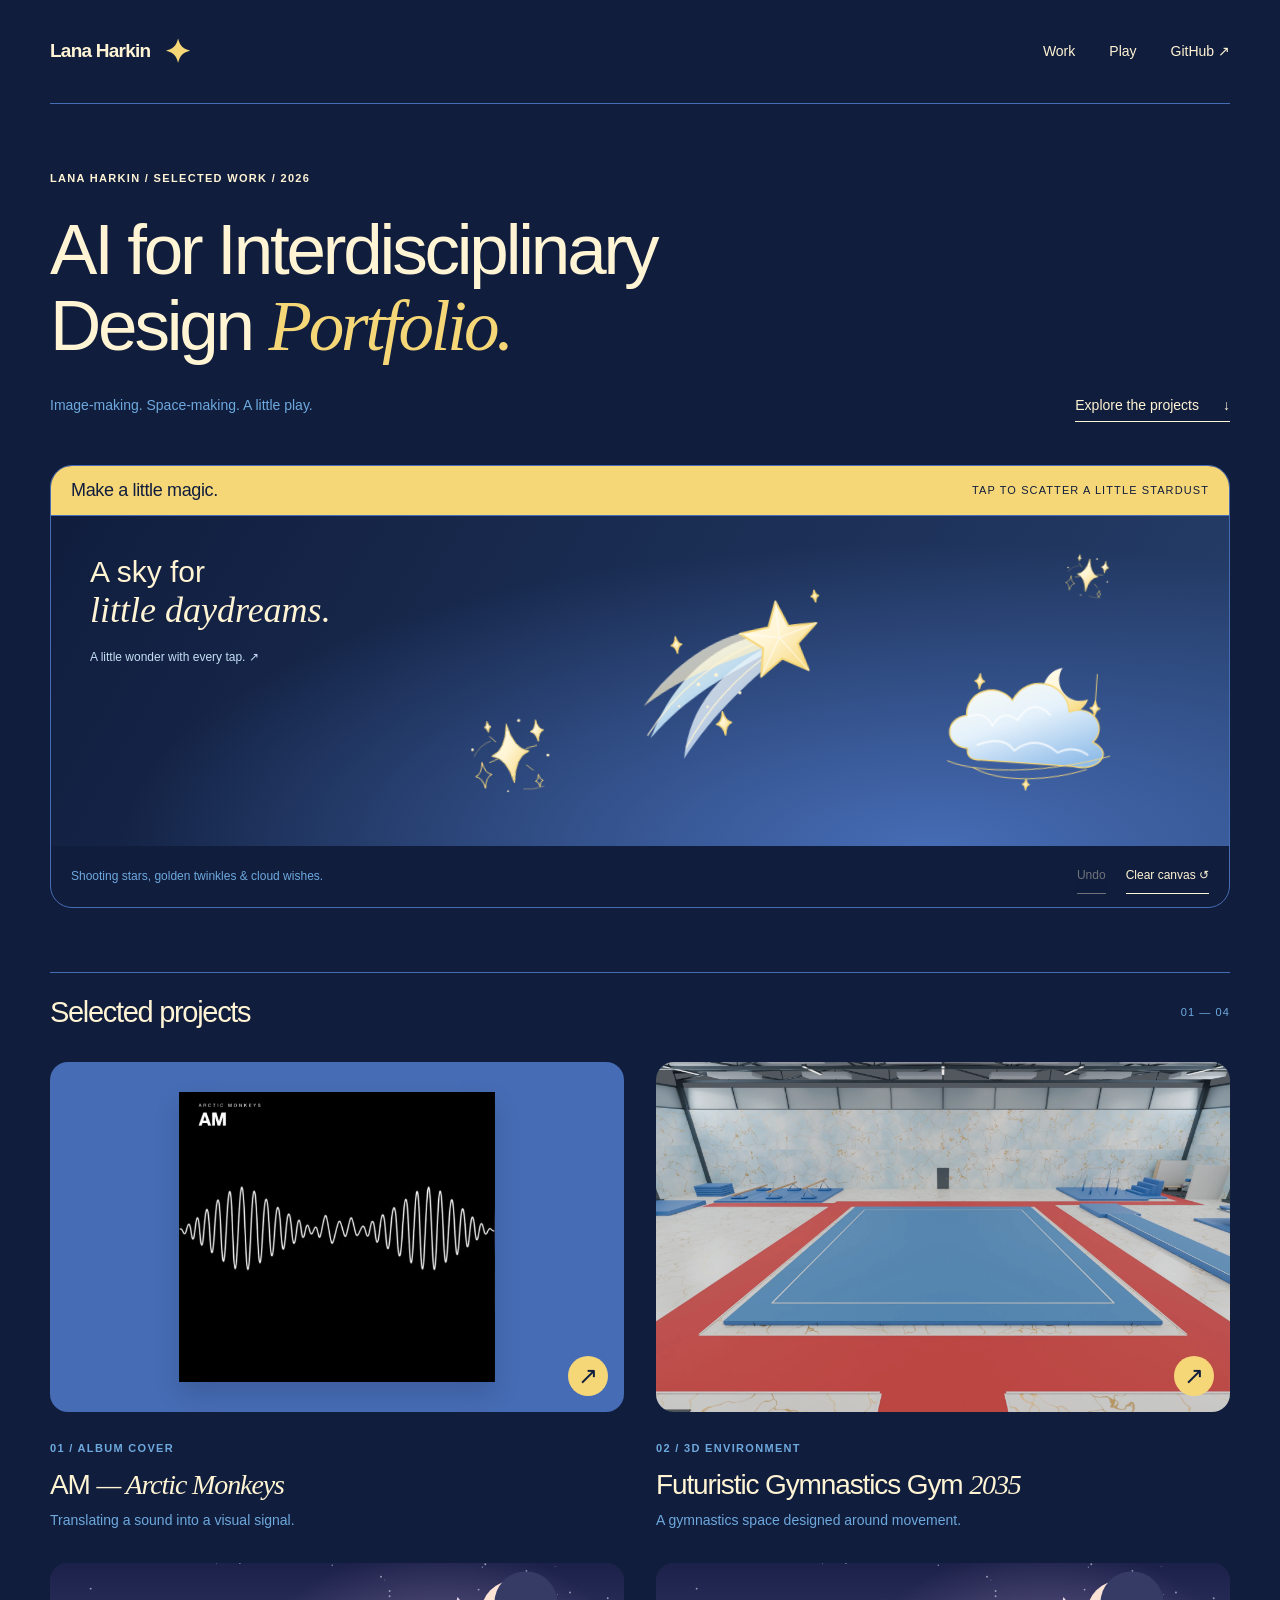
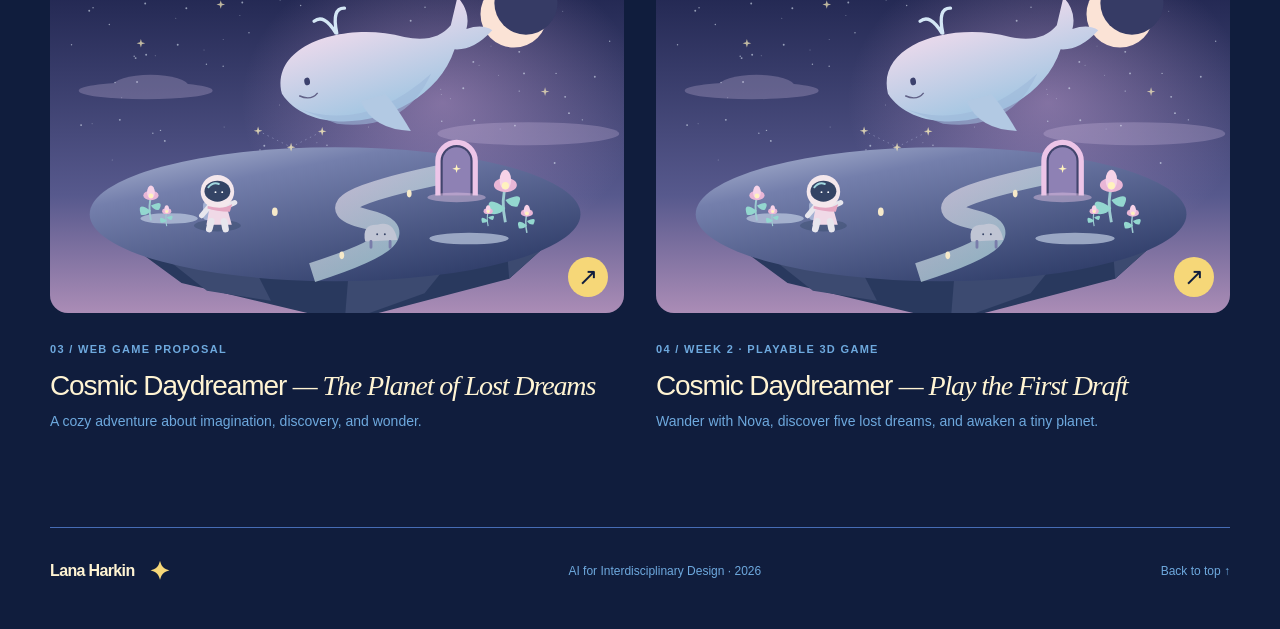
<file: index.html>
<!doctype html><html lang="en"><head><meta charset="utf-8"><meta name="viewport" content="width=device-width,initial-scale=1"><meta name="theme-color" content="#101D3D"><meta name="description" content="Lana Harkin’s design portfolio: an Arctic Monkeys album cover study, Futuristic Gymnastics Gym 2035, Cosmic Daydreamer game proposal, and an interactive drawing."><title>AI for Interdisciplinary Design Portfolio — Lana Harkin</title><link rel="icon" href="favicon.svg" type="image/svg+xml"><link rel="stylesheet" href="style.css?v=cosmic1"><script src="site.js?v=sky1" defer></script><link rel="stylesheet" href="palettes.css?v=sky1"></head><body id="top" class="portfolio-theme"><a class="skip" href="#main">Skip to content</a><header class="site-header"><a class="wordmark" href="index.html">Lana Harkin<span class="mark" aria-hidden="true">✦</span></a><nav aria-label="Main navigation"><a href="index.html#projects">Work</a><a href="index.html#play">Play</a><a href="https://github.com/lalexaki/Lana-Harkin-AI-design-class">GitHub ↗</a></nav></header><main id="main"><section class="hero"><p class="eyebrow">Lana Harkin / Selected work / 2026</p><h1>AI for Interdisciplinary<br> Design <em>Portfolio.</em></h1><div class="hero-bottom"><span>Image-making. Space-making. A little play.</span><a class="text-link" href="#projects">Explore the projects <span>↓</span></a></div></section>
<section class="play-section" id="play" aria-labelledby="play-title"><div class="play-top"><h2 id="play-title">Make a little magic.</h2><span>Tap to scatter a little stardust</span></div><div id="drawing" tabindex="0" role="button" aria-label="Interactive sky. Click, tap, or press Enter or Space to add shooting stars, clouds, and twinkles." aria-describedby="draw-help"><svg id="artboard" viewBox="0 0 1200 350" preserveAspectRatio="none" aria-hidden="true"></svg><div class="drawing-note" aria-hidden="true">A sky for<br><em>little daydreams.</em><span>A little wonder with every tap. ↗</span></div></div><div class="play-tools"><p id="draw-help">Shooting stars, golden twinkles &amp; cloud wishes.</p><div><button id="undo" type="button" disabled>Undo</button><button id="clear" type="button">Clear canvas ↺</button></div></div><span id="draw-status" class="sr-only" role="status"></span></section>
<section id="projects" class="selected"><div class="section-heading"><h2>Selected projects</h2><span>01 — 04</span></div><div class="project-grid"><a class="project-card" href="album-cover.html"><div class="card-image album-thumb"><img src="assets/album-final.webp" alt="AM cover study: white waveform and Arctic Monkeys typography on black" class="" loading="eager"><span class="round-arrow" aria-hidden="true">↗</span></div><div class="card-label"><span class="eyebrow">01 / Album cover</span><h3>AM <em>— Arctic Monkeys</em></h3><p>Translating a sound into a visual signal.</p></div></a><a class="project-card" href="clearspan.html"><div class="card-image gym-thumb"><img src="assets/gym-main-floor-view.webp" alt="Rendered Futuristic Gymnastics Gym 2035 with a blue spring floor, red walkway and marble-style walls" class="" loading="eager"><span class="round-arrow" aria-hidden="true">↗</span></div><div class="card-label"><span class="eyebrow">02 / 3D environment</span><h3>Futuristic Gymnastics Gym <em>2035</em></h3><p>A gymnastics space designed around movement.</p></div></a><a class="project-card" href="cosmic-daydreamer/"><div class="card-image cosmic-thumb"><img src="cosmic-daydreamer/assets/concept.svg" alt="Nova explores a lavender planet beneath a floating whale in Cosmic Daydreamer" loading="lazy"><span class="round-arrow" aria-hidden="true">↗</span></div><div class="card-label"><span class="eyebrow">03 / Web game proposal</span><h3>Cosmic Daydreamer <em>— The Planet of Lost Dreams</em></h3><p>A cozy adventure about imagination, discovery, and wonder.</p></div></a><a class="project-card" href="cosmic-daydreamer-game/"><div class="card-image cosmic-thumb"><img src="cosmic-daydreamer/assets/concept.svg" alt="Illustrated concept for Cosmic Daydreamer, now a playable three-dimensional exploration game" loading="lazy"><span class="round-arrow" aria-hidden="true">↗</span></div><div class="card-label"><span class="eyebrow">04 / Week 2 · Playable 3D game</span><h3>Cosmic Daydreamer <em>— Play the First Draft</em></h3><p>Wander with Nova, discover five lost dreams, and awaken a tiny planet.</p></div></a></div></section></main><footer><a class="wordmark" href="index.html">Lana Harkin<span class="mark" aria-hidden="true">✦</span></a><p>AI for Interdisciplinary Design · 2026</p><a href="#top">Back to top ↑</a></footer></body></html>
</file>
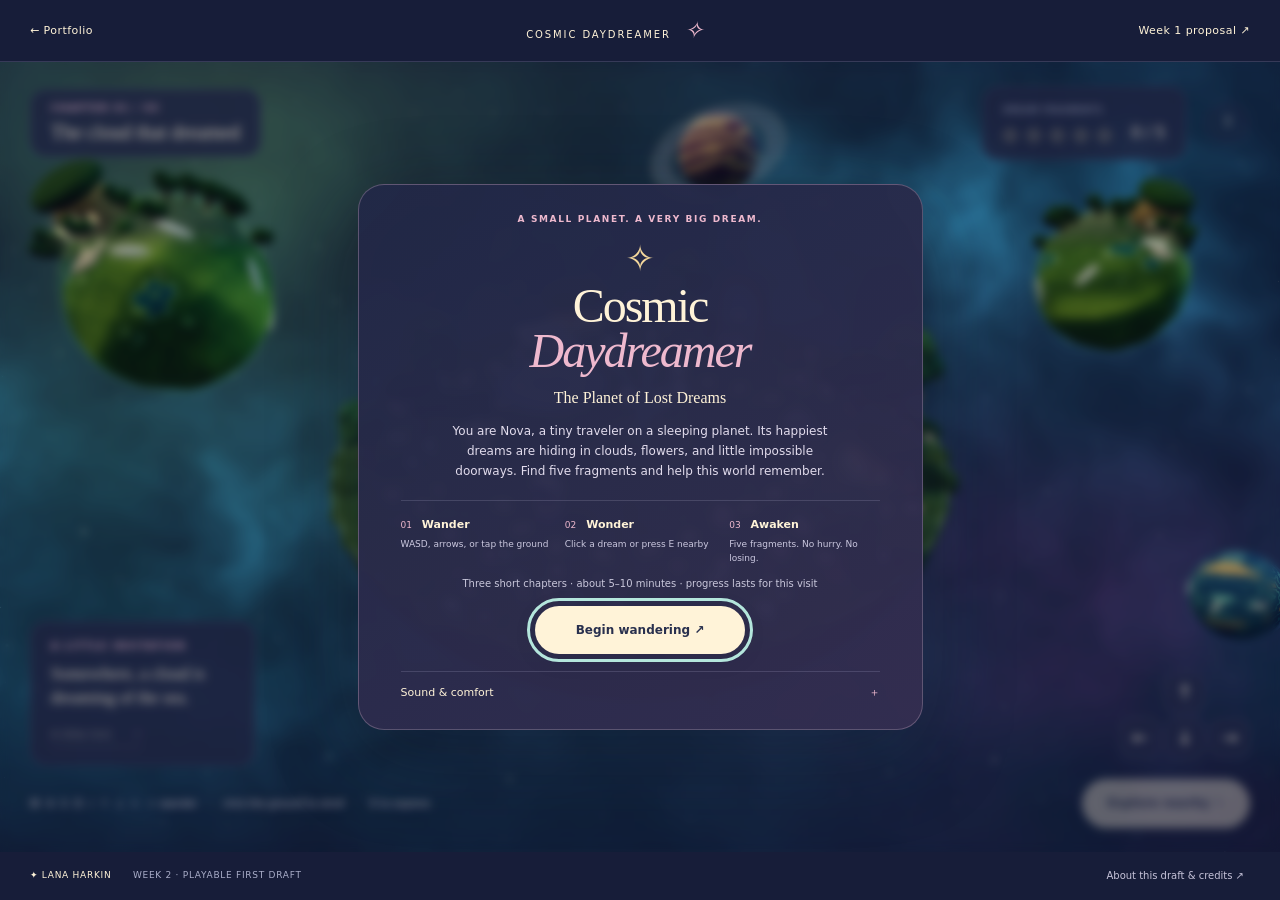
<file: cosmic-daydreamer-game/index.html>
<!doctype html>
<html lang="en"><head><meta charset="utf-8"><meta name="viewport" content="width=device-width,initial-scale=1"><meta name="theme-color" content="#171d39"><meta name="description" content="Play Cosmic Daydreamer: a cozy 3D adventure. Help Nova find five lost dreams and awaken a tiny planet. Week 2 playable draft by Lana Harkin."><title>Cosmic Daydreamer · Play the first draft</title><link rel="stylesheet" href="game.css?v=1"><script type="module" src="game.js?v=combined1"></script></head>
<body>
<a class="skip" href="#game">Skip to game</a>
<header class="masthead"><a href="../index.html#projects" class="back">← Portfolio</a><span>COSMIC DAYDREAMER <i>✧</i></span><a href="../cosmic-daydreamer/">Week 1 proposal ↗</a></header>
<main id="game" tabindex="-1">
<div id="world" aria-label="Three-dimensional dream planet. Use the movement controls and Explore button to play."></div>
<div id="loading" role="status">Gathering a little stardust…</div>
<div class="vignette" aria-hidden="true"></div>
<div class="hud" id="hud"><div class="chapter"><span class="overline" id="chapter-number">CHAPTER 01 / 03</span><strong id="chapter-title">The cloud that dreamed</strong></div><div class="dream-counter"><span>DREAM FRAGMENTS</span><div><span id="fragment-pips" aria-hidden="true">◇ ◇ ◇ ◇ ◇</span><strong id="fragment-count" aria-live="polite">0 / 5</strong></div></div><button id="pause" class="icon-button" aria-label="Pause and settings" disabled>Ⅱ</button></div>
<div id="world-labels" aria-label="Dream discoveries"></div>
<div id="surprise" class="surprise" role="status"></div>
<aside class="field-note" id="field-note"><span class="overline">A LITTLE INVITATION</span><p id="objective">Somewhere, a cloud is dreaming of the sea.</p><button id="hint">A little hint <span>✧</span></button><p id="hint-text" hidden></p></aside>
<div class="bottom-bar"><p class="controls-note"><span>W A S D / ↑ ↓ ← →</span> wander <b>·</b> click the ground to stroll <b>·</b> E to explore</p><button id="interact" class="primary" disabled>Explore nearby <span>✧</span></button><button id="leave" class="secondary" hidden>Return to planet ↩</button></div>
<div class="touch-pad" aria-label="Movement controls"><button data-move="up" aria-label="Move forward">↑</button><button data-move="left" aria-label="Move left">←</button><button data-move="down" aria-label="Move backward">↓</button><button data-move="right" aria-label="Move right">→</button></div>
<div id="announcement" class="sr-only" role="status" aria-live="polite"></div>
<section id="overlay" class="overlay" role="dialog" aria-modal="true" aria-labelledby="overlay-title"><div class="story-card"><span class="overline" id="overlay-kicker">A SMALL PLANET. A VERY BIG DREAM.</span><span class="story-star" aria-hidden="true">✧</span><h1 id="overlay-title">Cosmic<br><em>Daydreamer</em></h1><p id="overlay-subtitle" class="subtitle">The Planet of Lost Dreams</p><p id="overlay-copy">You are Nova, a tiny traveler on a sleeping planet. Its happiest dreams are hiding in clouds, flowers, and little impossible doorways. Find five fragments and help this world remember.</p><div id="opening-controls" class="opening-controls"><span>01 <b>Wander</b><small>WASD, arrows, or tap the ground</small></span><span>02 <b>Wonder</b><small>Click a dream or press E nearby</small></span><span>03 <b>Awaken</b><small>Five fragments. No hurry. No losing.</small></span></div><p id="overlay-detail" class="fine">Three short chapters · about 5–10 minutes · progress lasts for this visit</p><button id="primary-action" class="primary" disabled>Preparing the planet…</button><button id="secondary-action" class="secondary" hidden>Keep wandering</button><details id="settings"><summary>Sound &amp; comfort <span>＋</span></summary><div class="settings-grid"><label><input id="music" type="checkbox"> Dreamy music</label><label><input id="effects" type="checkbox" checked> Gentle sound cues</label><label><input id="guidance" type="checkbox" checked> Gentle guidance</label><label><input id="reduced" type="checkbox"> Reduced motion</label></div><p class="fine">Sound starts only after you begin. You can change these settings from Pause.</p></details></div></section>
</main>
<footer><span>✦ LANA HARKIN <span class="draft-label">WEEK 2 · PLAYABLE FIRST DRAFT</span></span><button id="about-button">About this draft &amp; credits ↗</button></footer>
<dialog id="about"><button id="close-about" class="close" aria-label="Close about">×</button><span class="overline">A PLANET IN PROGRESS</span><h2>Made for wandering.</h2><p>A cozy 3D exploration draft by Lana Harkin, developed with AI assistance from her Cosmic Daydreamer proposal. The original Week 1 pitch described 2D; this Week 2 draft develops the requested 3D direction.</p><p>Original procedural 3D models, illustrated sky effects, and synthesized audio are created in code for this game. The supplied mood images inform the color, atmosphere, and dream logic; they are not embedded game assets.</p><p>Built with <a href="https://threejs.org/">Three.js</a> (MIT; <a href="vendor/THREE-LICENSE.txt">license</a>) and browser audio. No account, installation, or sound is required.</p><p><a href="process.html">Build notes, rules, checks &amp; next steps →</a></p><p class="fine">First-draft limitations: one compact island and one dream room; no saved progress between visits. Desktop keyboard/mouse and touch controls are supported. A browser with WebGL2 is required.</p></dialog>
<noscript>This 3D game needs JavaScript. <a href="../cosmic-daydreamer/">Read the proposal instead.</a></noscript>
</body></html>
</file>
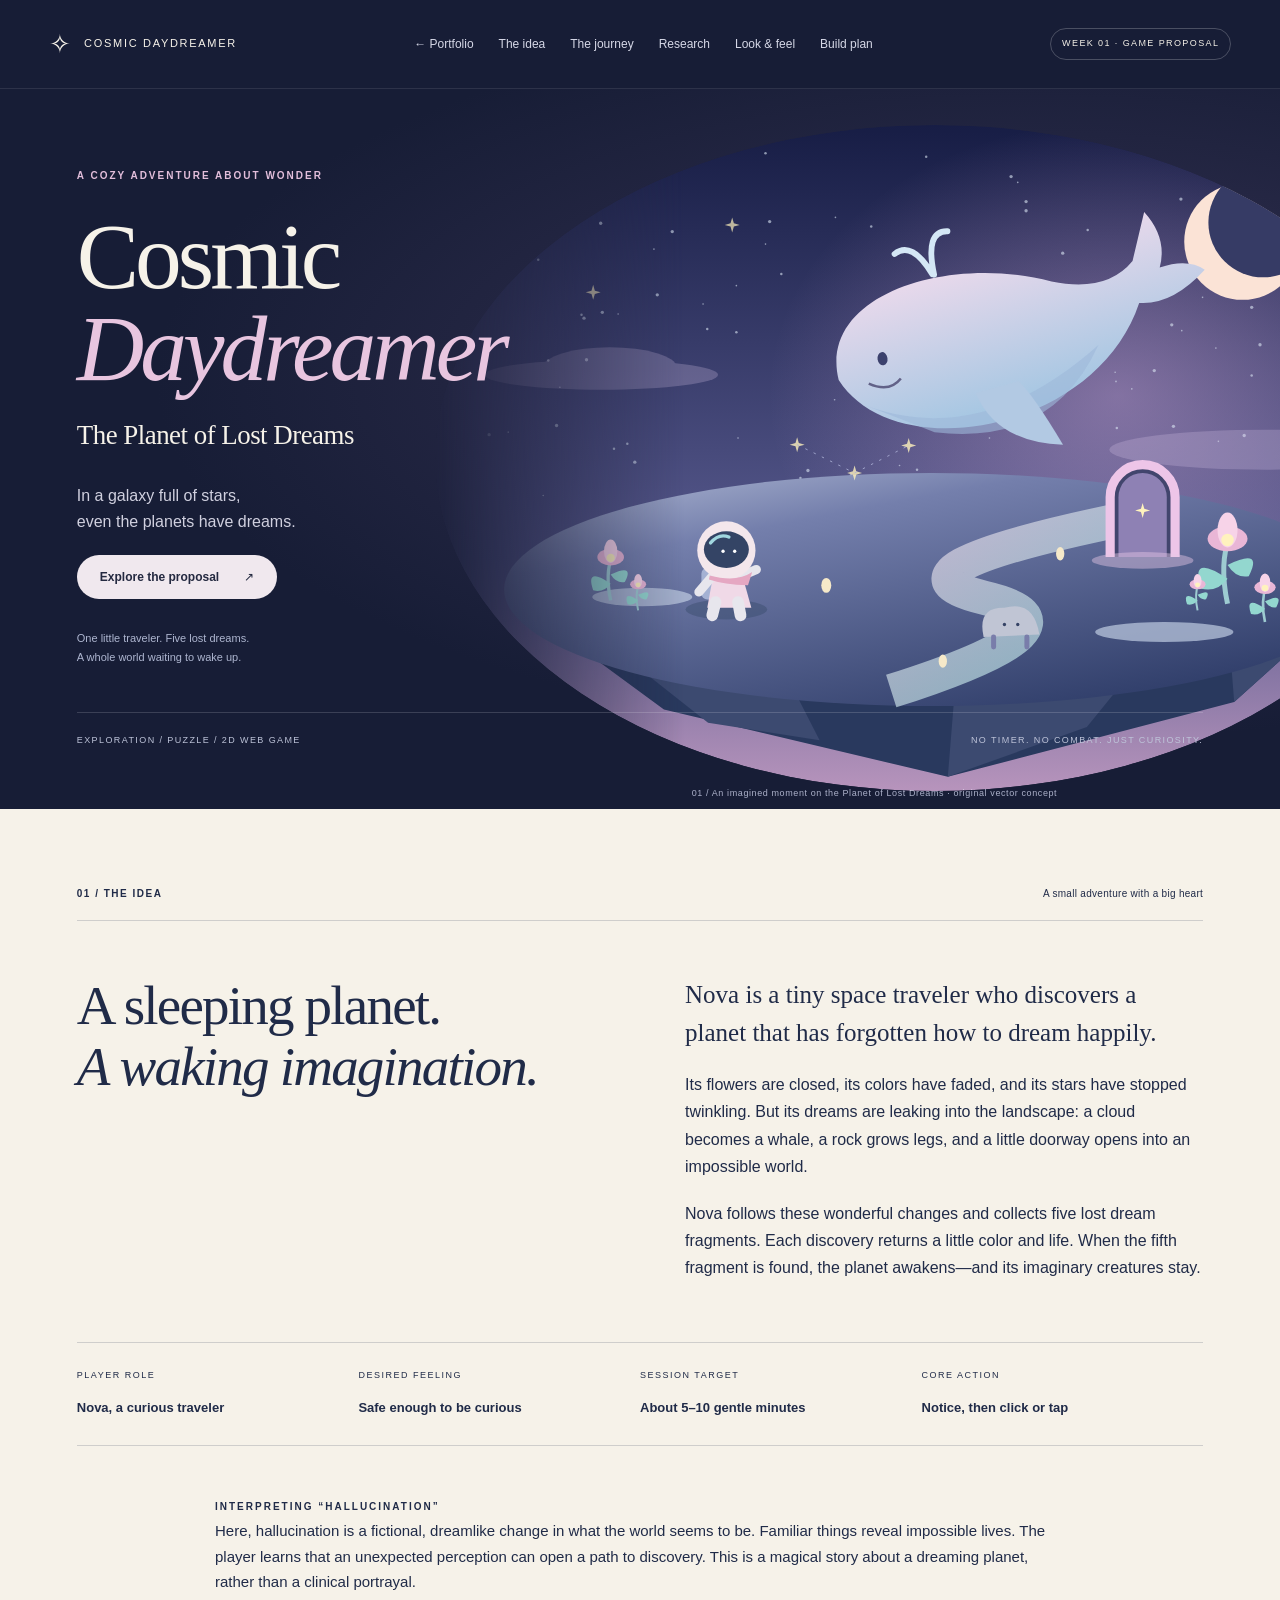
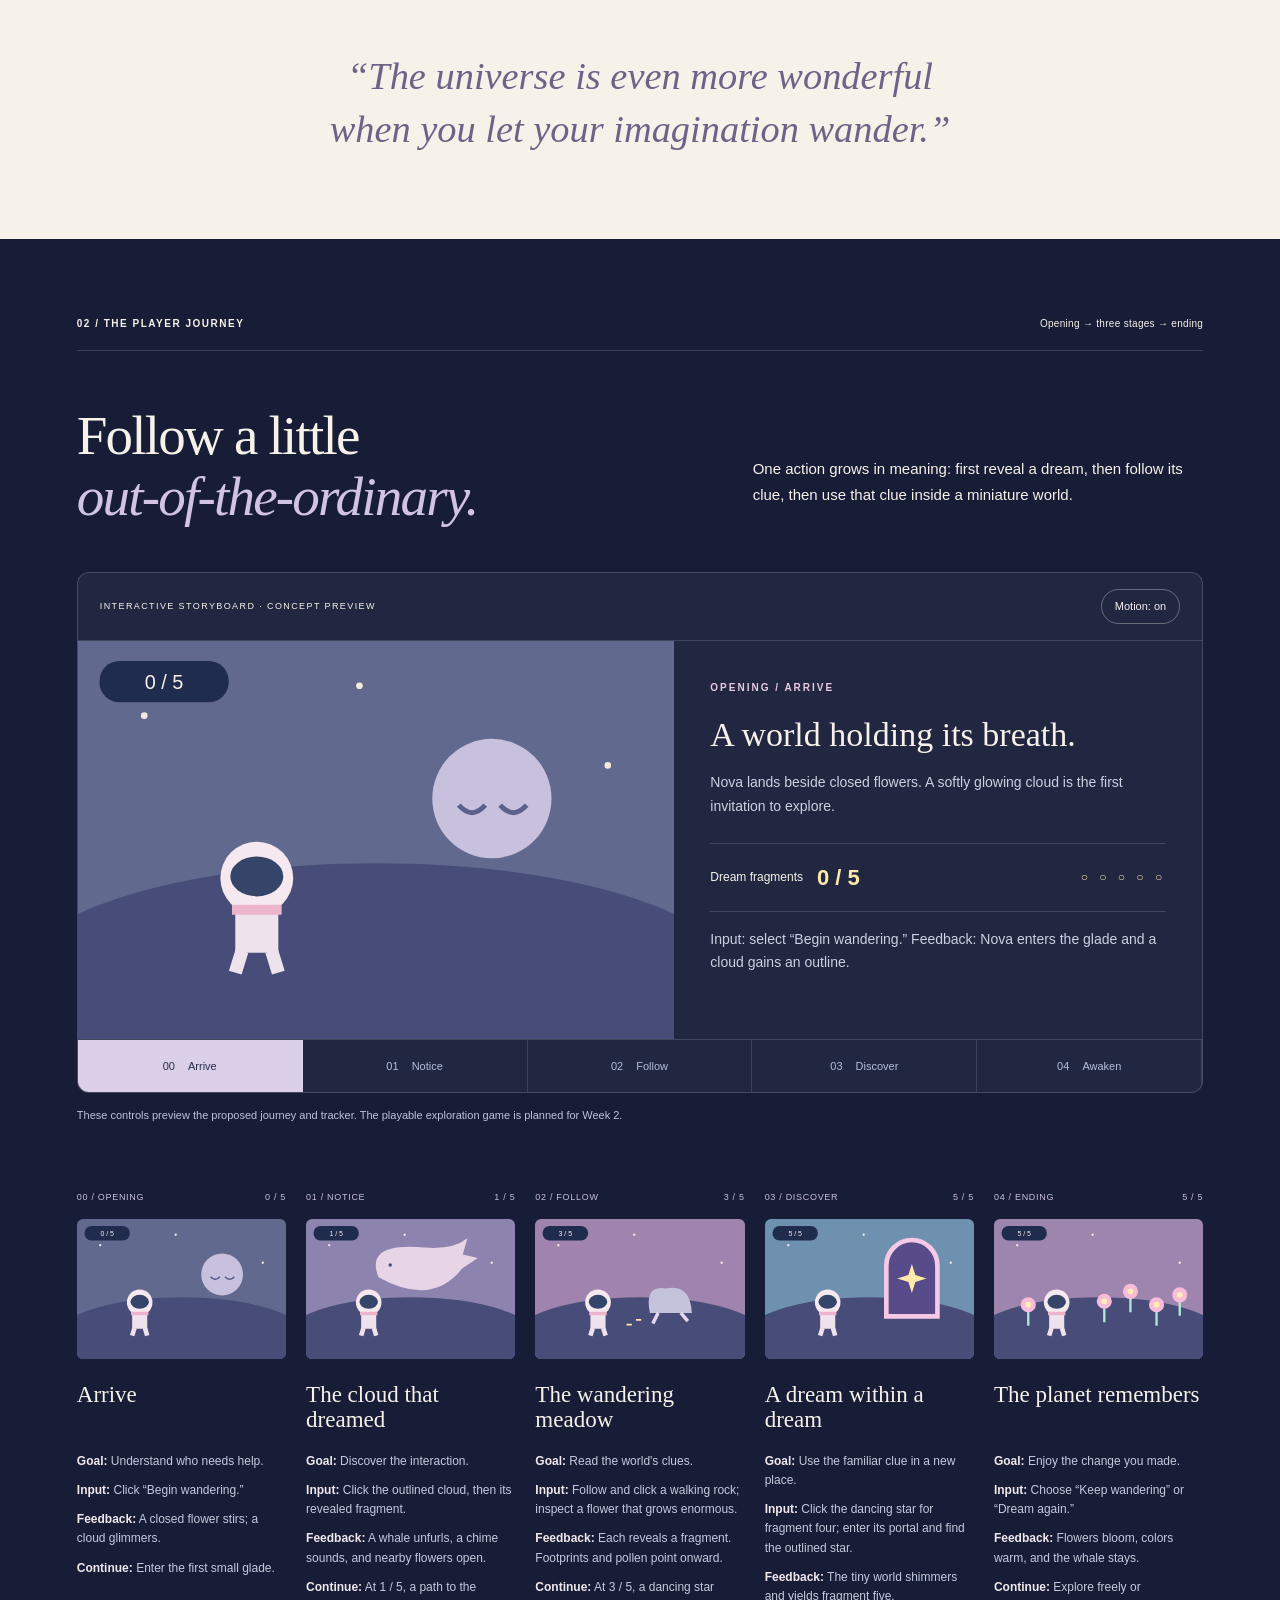
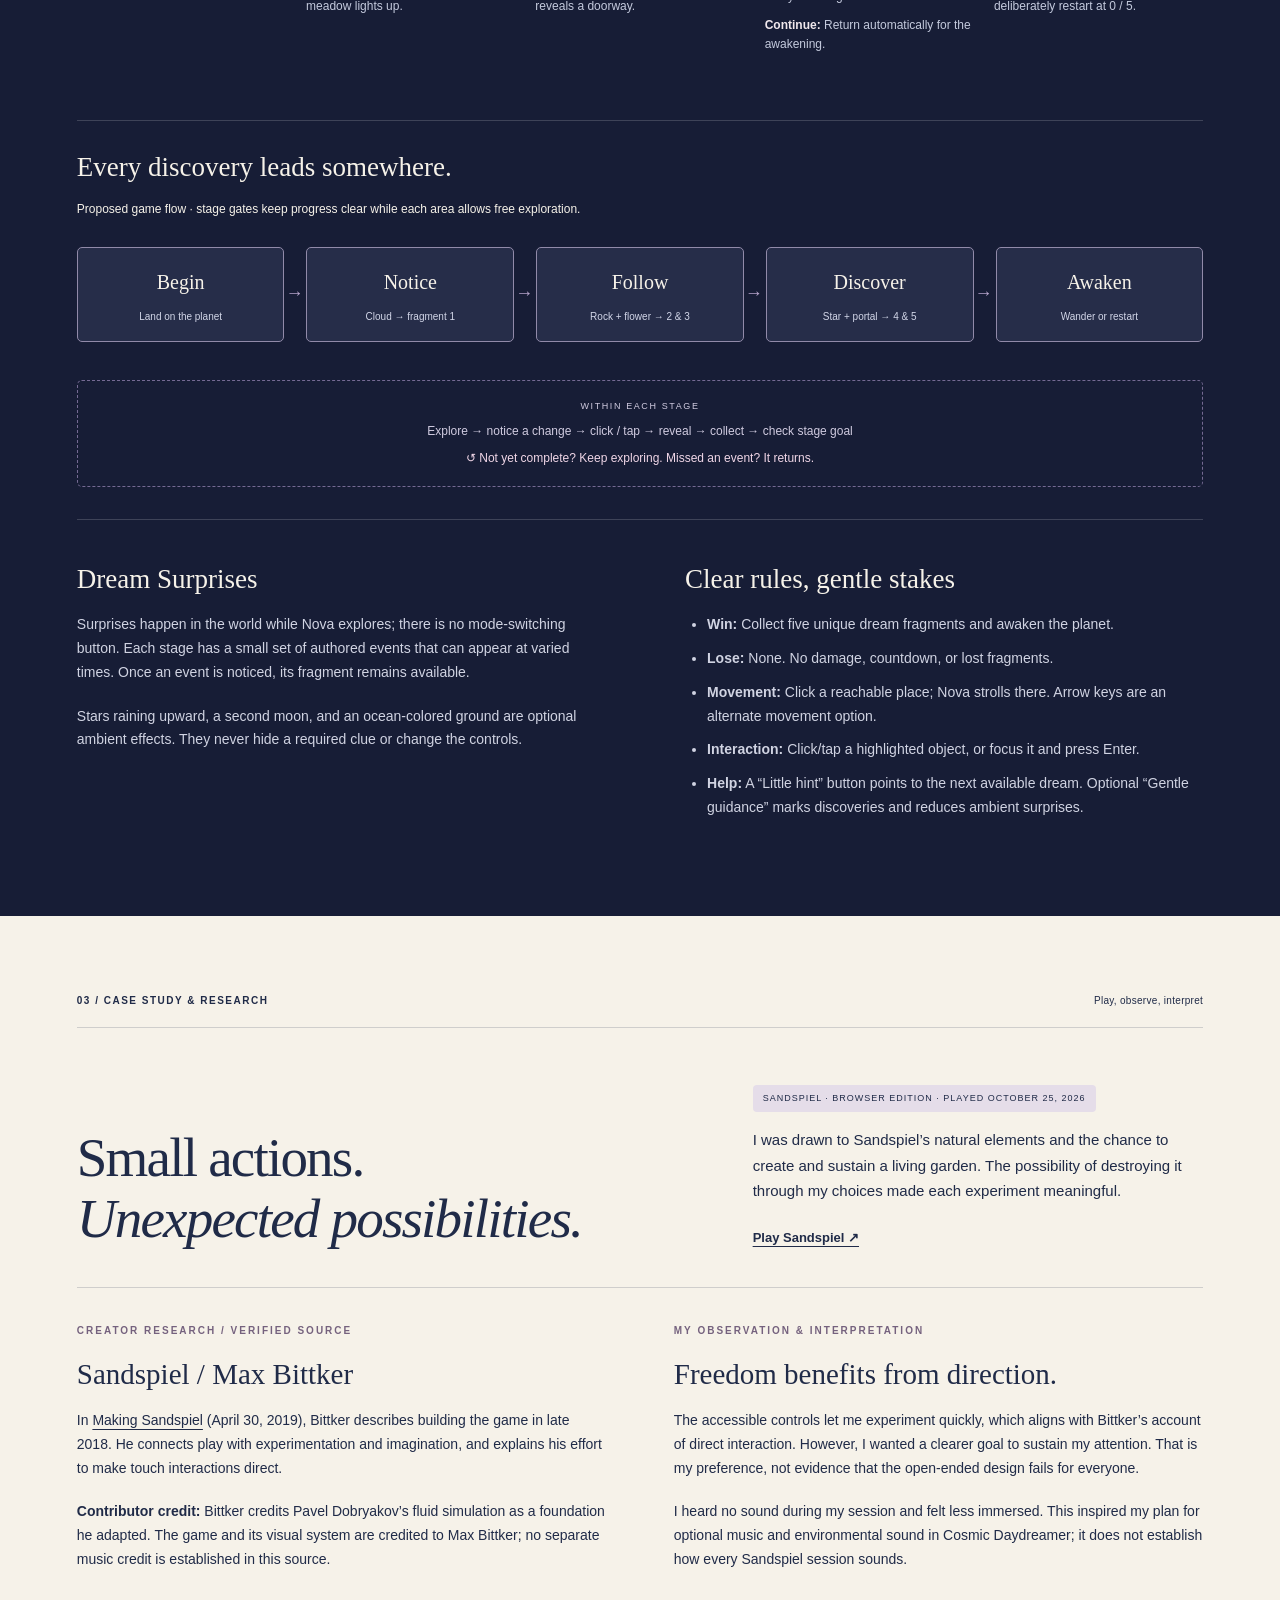
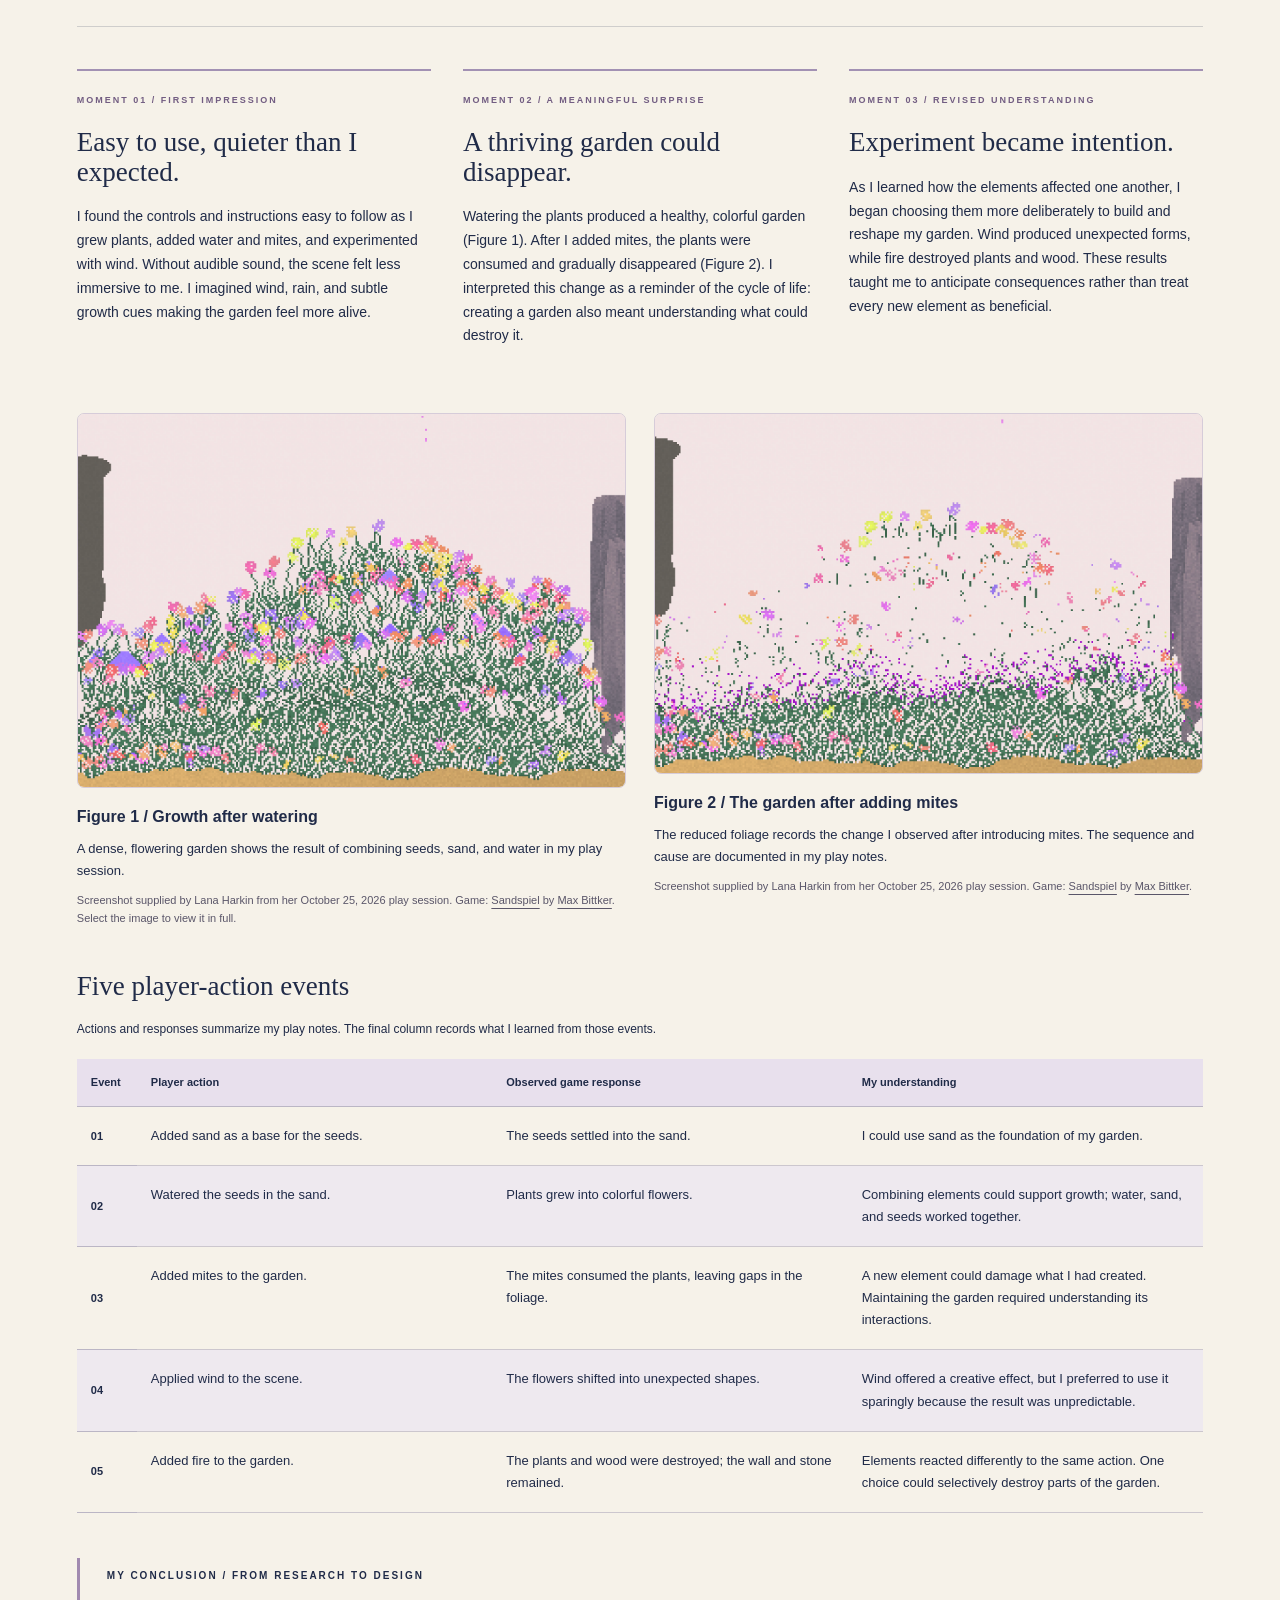
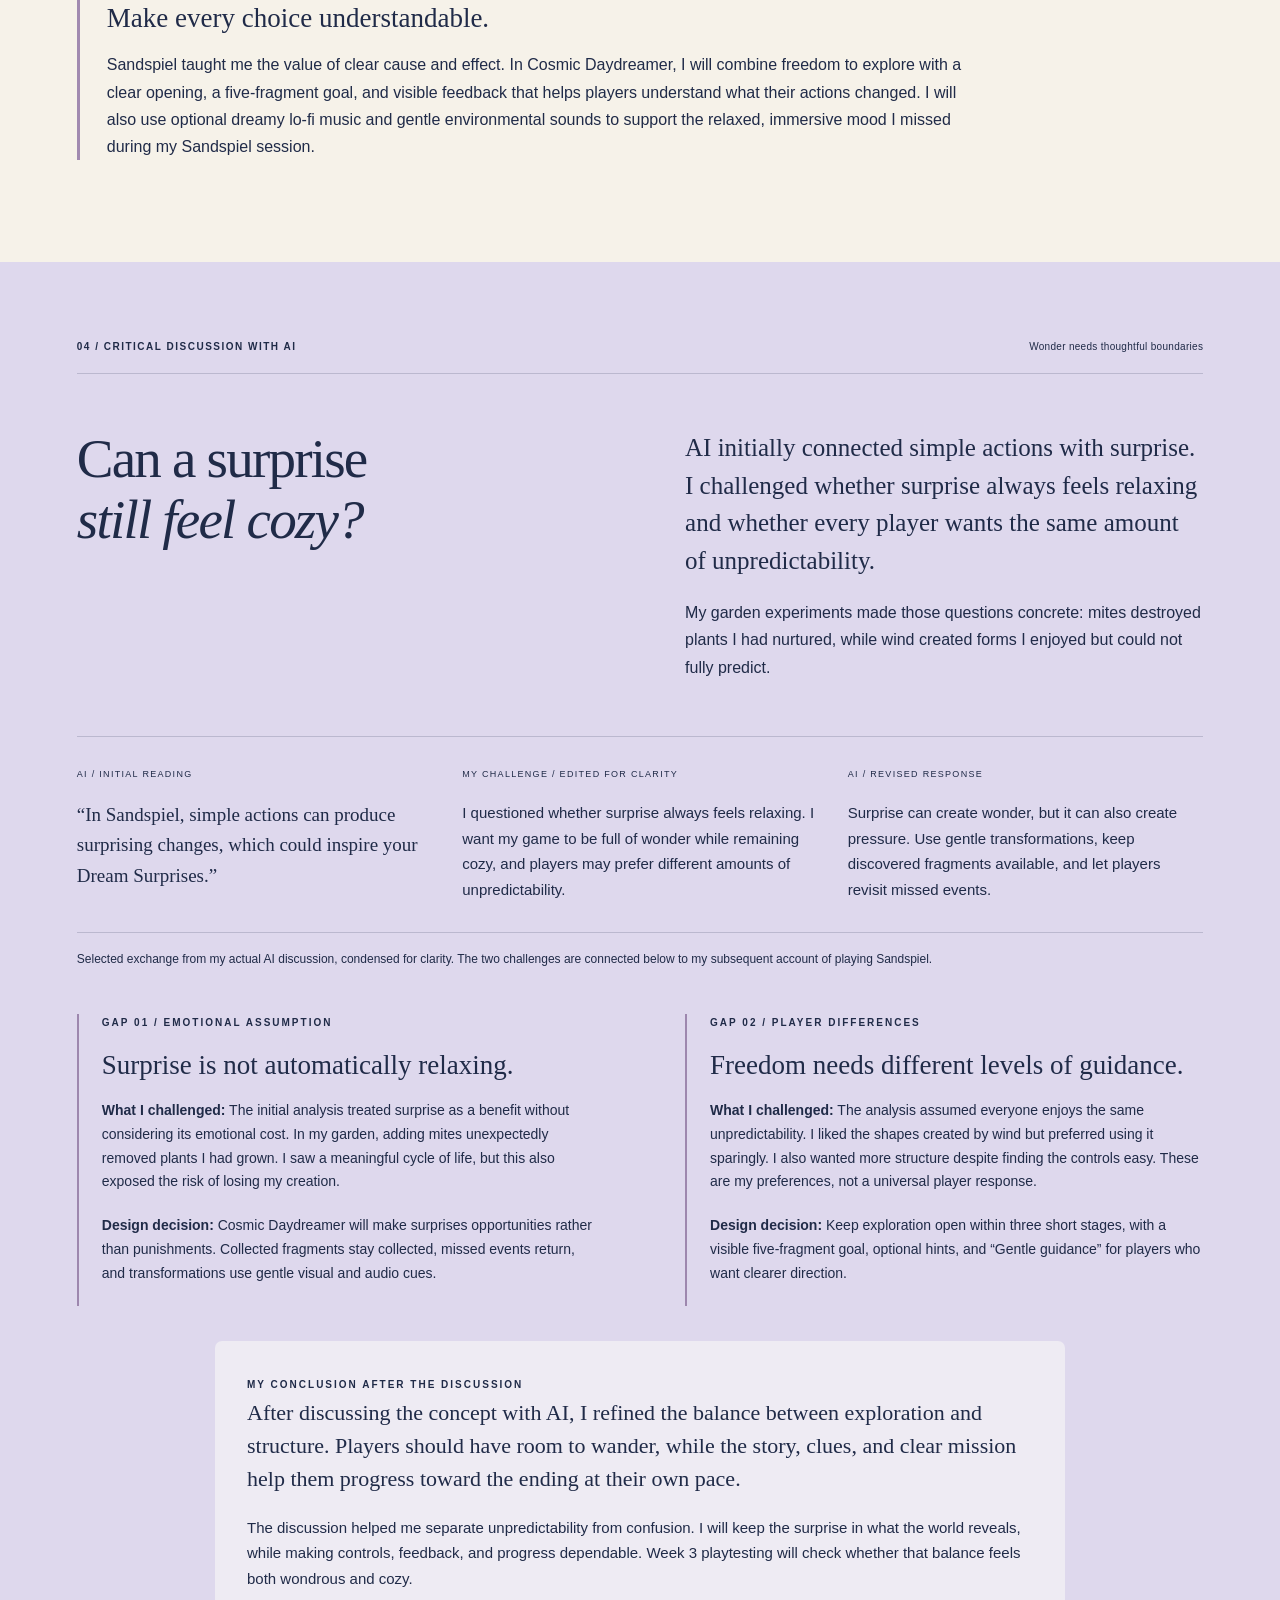
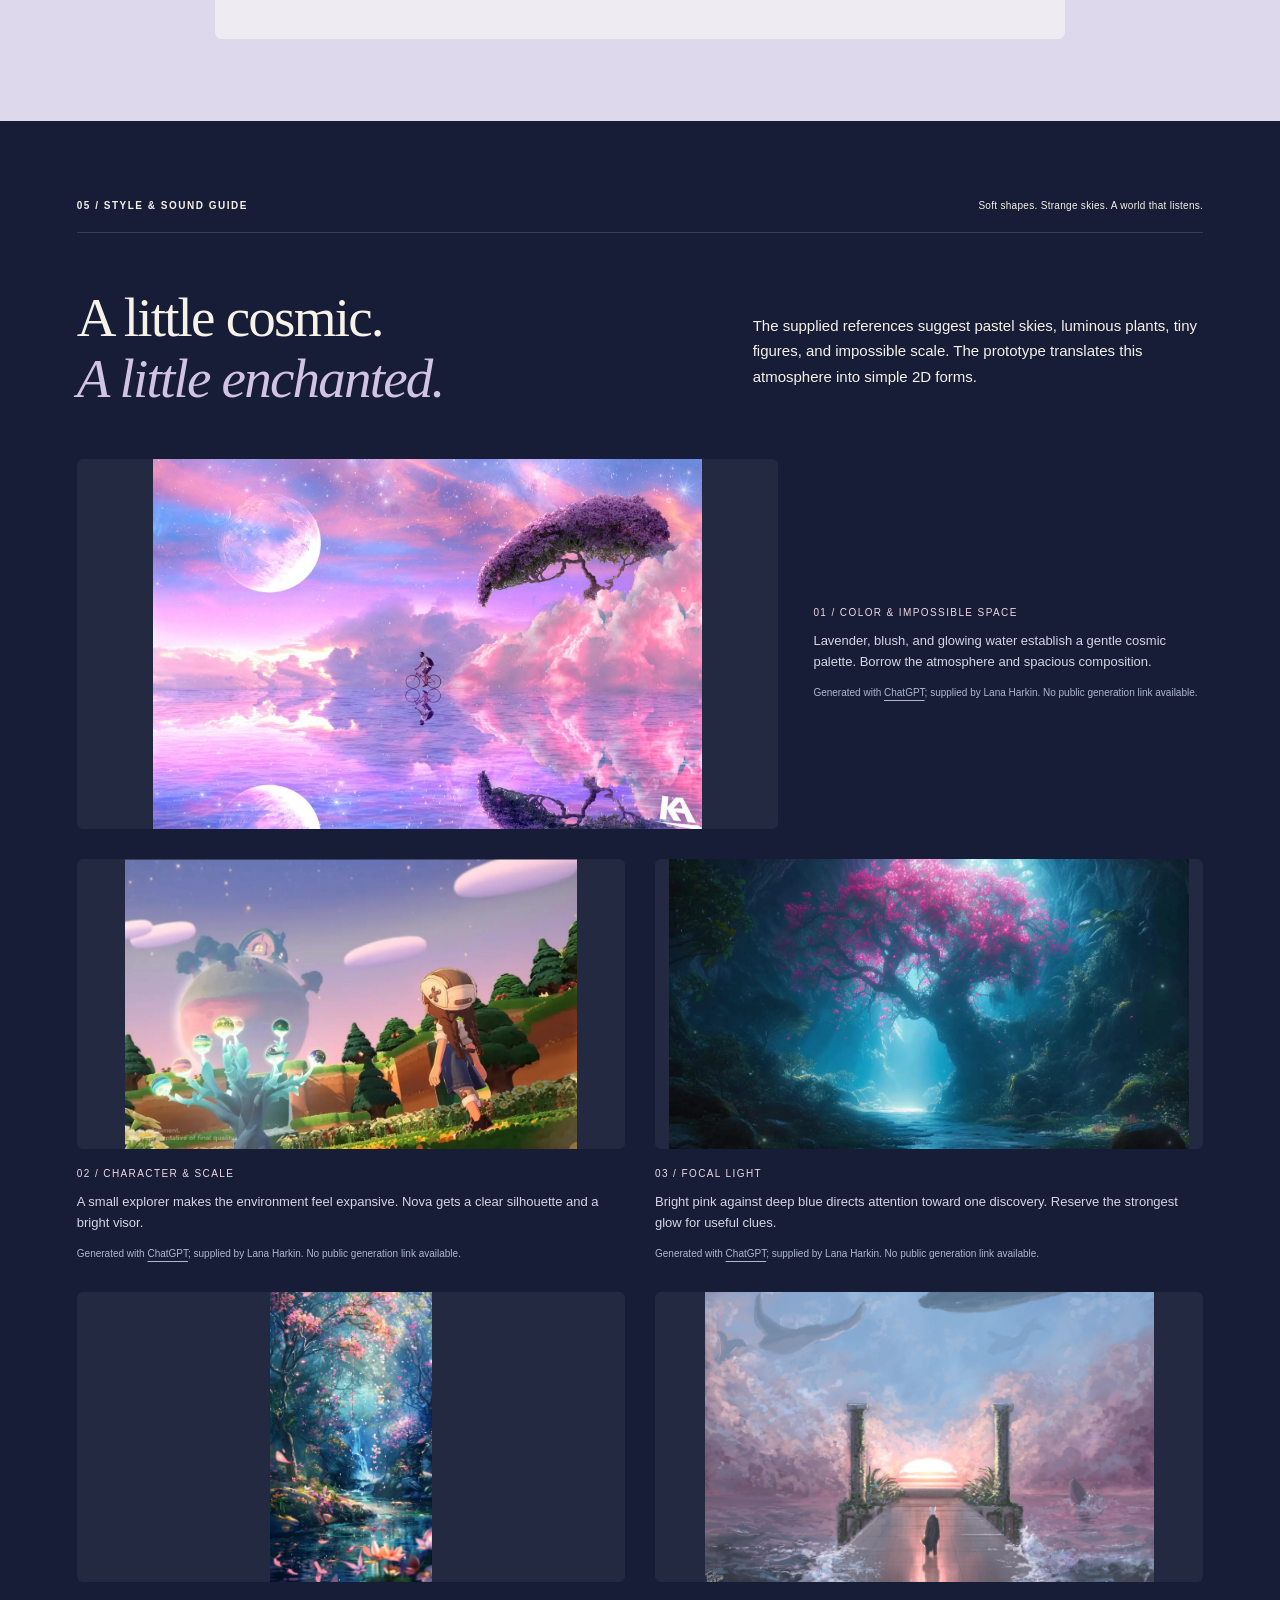
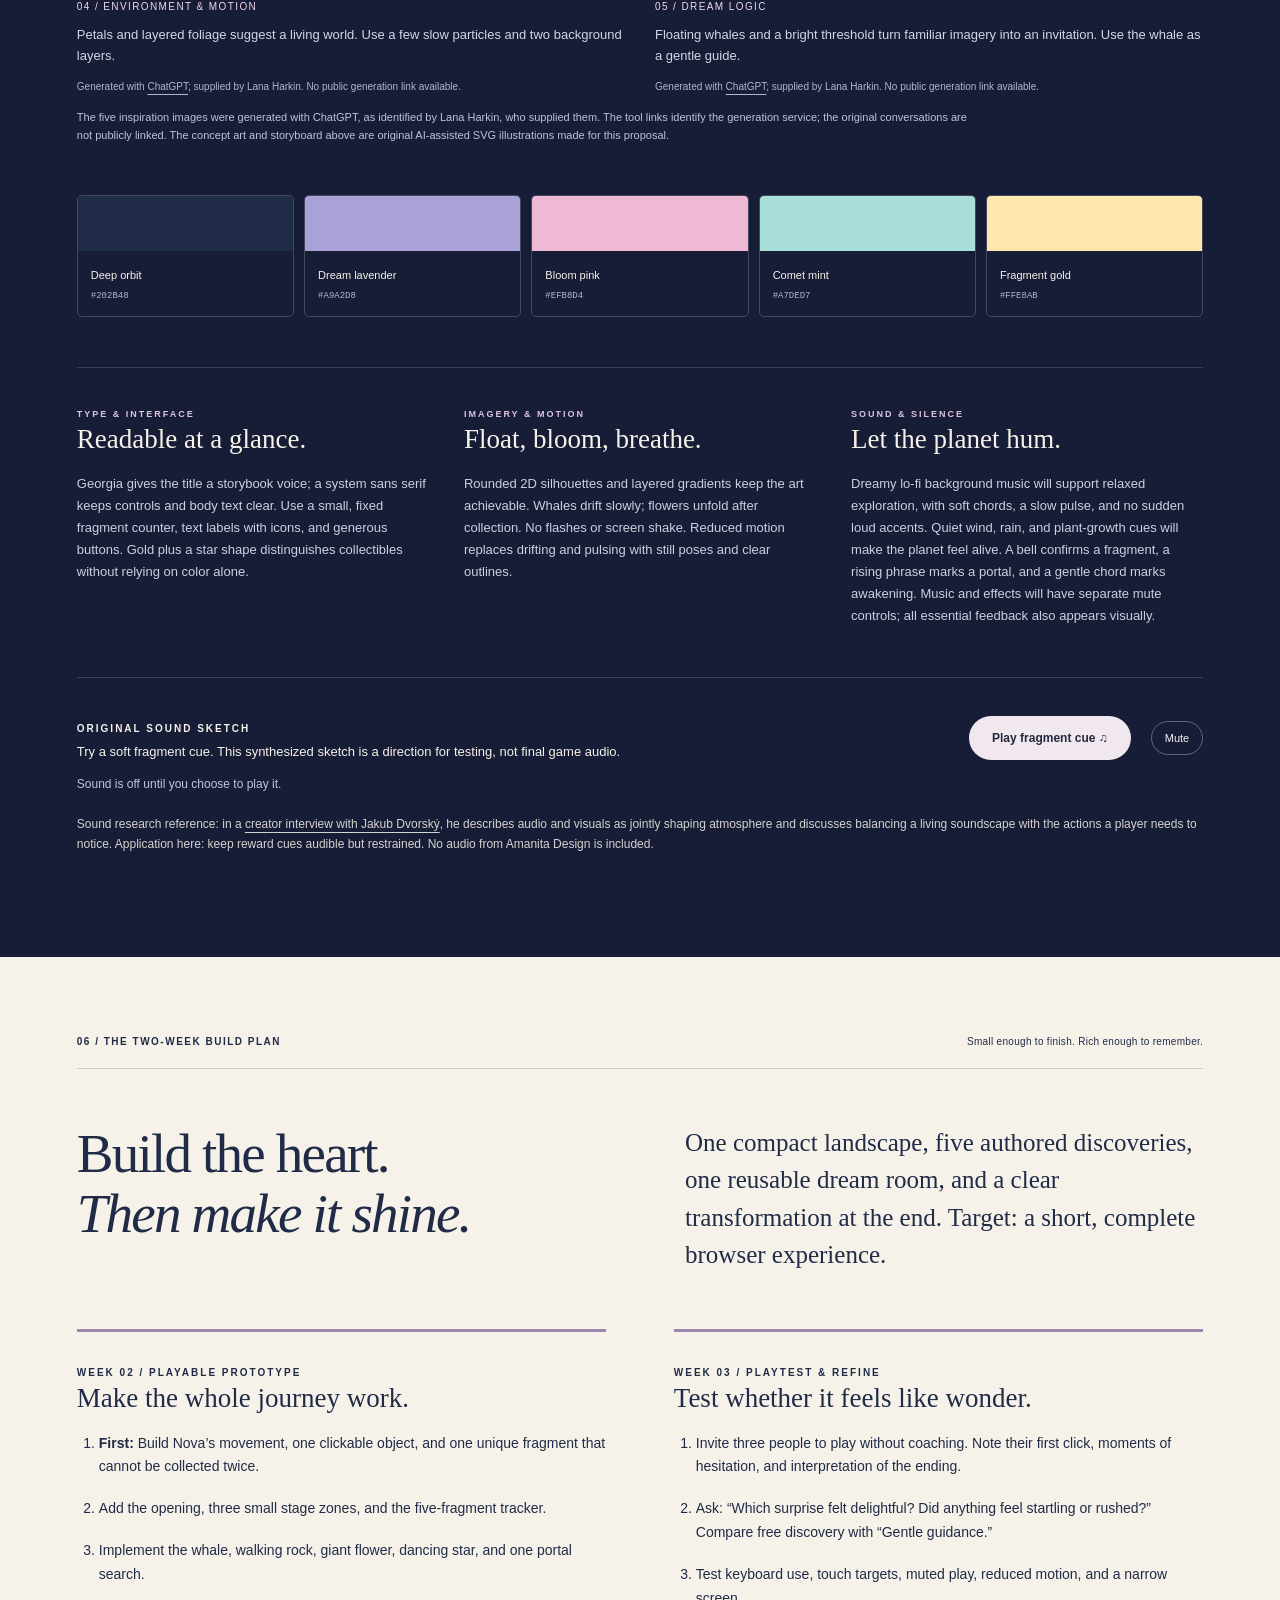
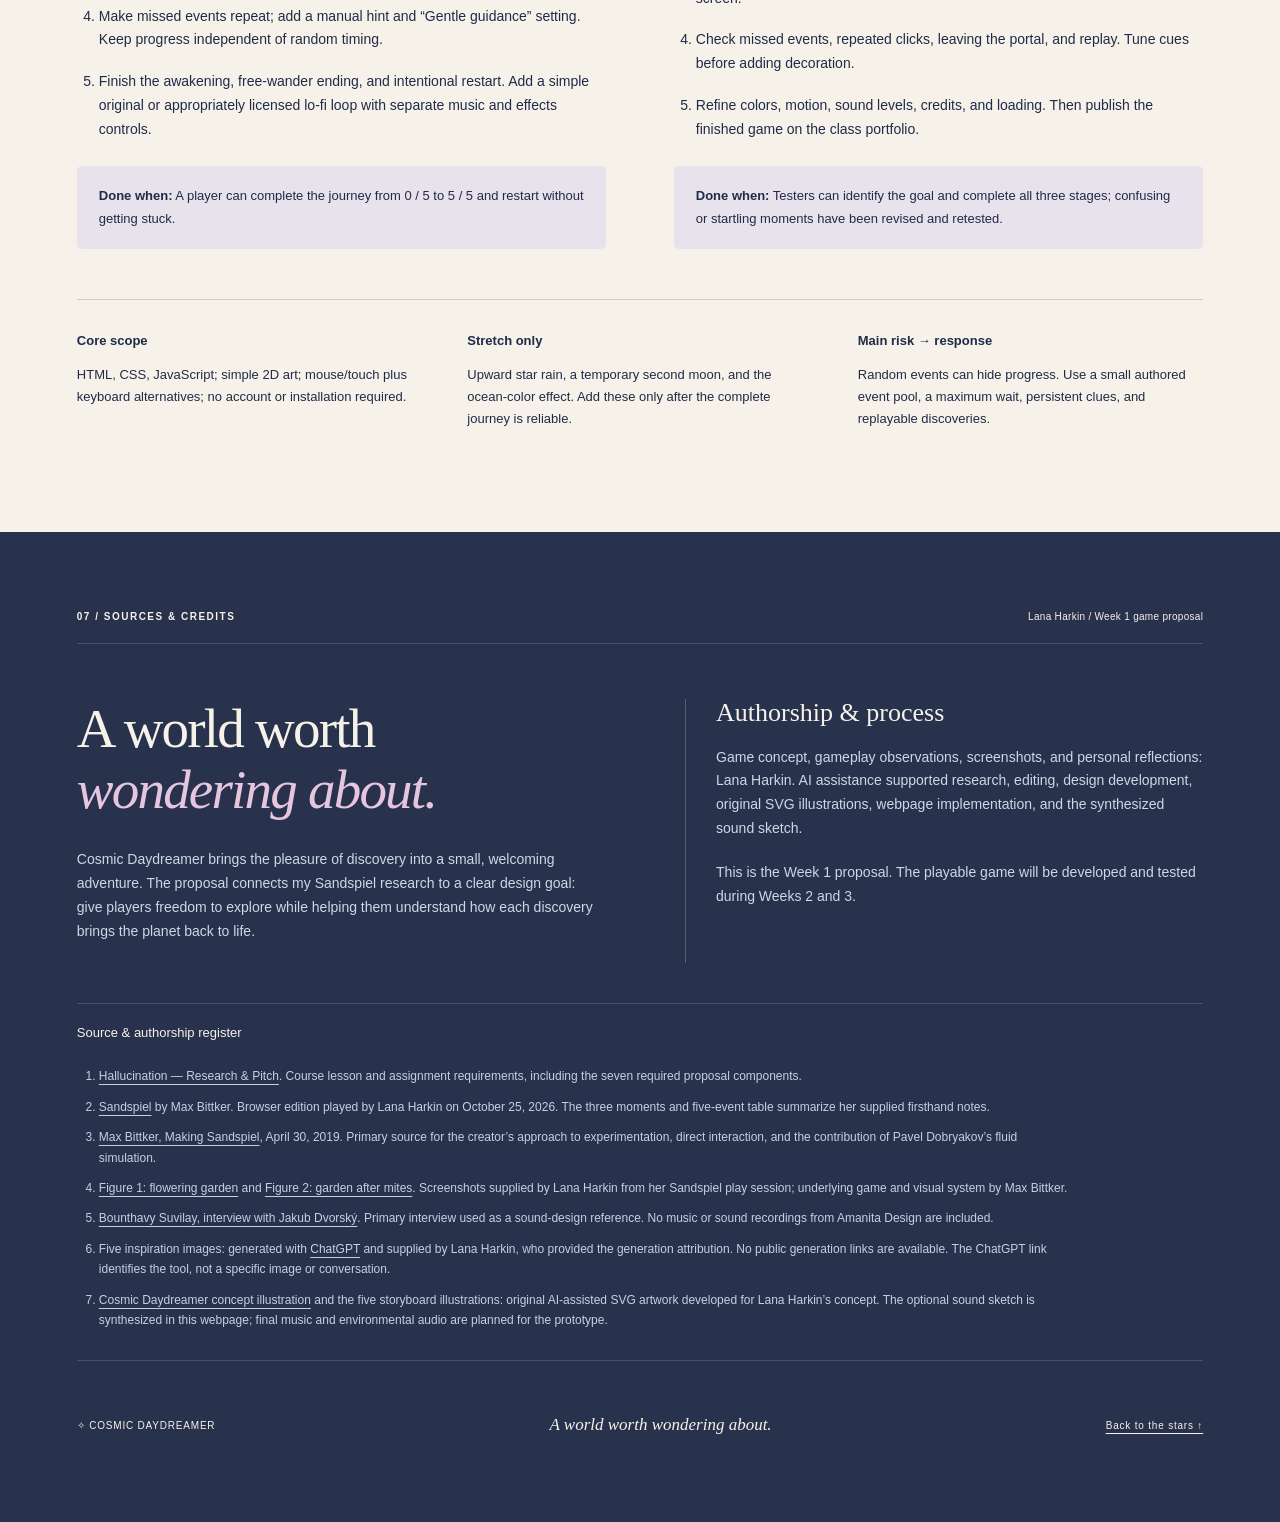
<file: cosmic-daydreamer/index.html>
<!doctype html>
<html lang="en">
<head><meta charset="utf-8"><meta name="viewport" content="width=device-width, initial-scale=1"><meta name="theme-color" content="#171d36"><meta name="description" content="Cosmic Daydreamer: The Planet of Lost Dreams. A cozy exploration game proposal about helping a sleeping planet remember its happiest dreams."><title>Cosmic Daydreamer — Game Proposal</title><link rel="icon" href="../favicon.svg" type="image/svg+xml"><link rel="stylesheet" href="styles.css?v=research2"><script src="app.js?v=research2" defer></script></head>
<body>
<a class="skip" href="#main">Skip to proposal</a>
<header class="site-header"><a class="brand" href="#main"><span aria-hidden="true">✧</span> COSMIC DAYDREAMER</a><nav aria-label="Proposal sections"><a href="../index.html#projects">← Portfolio</a><a href="#concept">The idea</a><a href="#journey">The journey</a><a href="#research">Research</a><a href="#style">Look & feel</a><a href="#plan">Build plan</a></nav><span class="draft-tag">WEEK 01 · GAME PROPOSAL</span></header>
<main id="main">
<section class="hero" aria-labelledby="title"><div class="hero-copy"><p class="eyebrow">A COZY ADVENTURE ABOUT WONDER</p><h1 id="title">Cosmic<br><em>Daydreamer</em><span>The Planet of Lost Dreams</span></h1><p class="hero-line">In a galaxy full of stars,<br>even the planets have dreams.</p><a class="button light" href="#concept">Explore the proposal <span aria-hidden="true">↗</span></a><p class="hero-note">One little traveler. Five lost dreams.<br>A whole world waiting to wake up.</p></div><figure class="hero-art"><img src="assets/concept.svg" alt="Original concept art: Nova explores a lavender planet with a floating whale, glowing flowers, a little portal, and a walking rock."><figcaption>01 / An imagined moment on the Planet of Lost Dreams · original vector concept</figcaption></figure><div class="hero-bottom"><span>EXPLORATION / PUZZLE / 2D WEB GAME</span><span>NO TIMER. NO COMBAT. JUST CURIOSITY.</span></div></section>
<section id="concept" class="section cream"><div class="section-label"><span>01 / THE IDEA</span><span>A small adventure with a big heart</span></div><div class="two-col concept-intro"><h2>A sleeping planet.<br><em>A waking imagination.</em></h2><div><p class="lead">Nova is a tiny space traveler who discovers a planet that has forgotten how to dream happily.</p><p>Its flowers are closed, its colors have faded, and its stars have stopped twinkling. But its dreams are leaking into the landscape: a cloud becomes a whale, a rock grows legs, and a little doorway opens into an impossible world.</p><p>Nova follows these wonderful changes and collects five lost dream fragments. Each discovery returns a little color and life. When the fifth fragment is found, the planet awakens—and its imaginary creatures stay.</p></div></div><div class="concept-facts"><div><span>PLAYER ROLE</span><strong>Nova, a curious traveler</strong></div><div><span>DESIRED FEELING</span><strong>Safe enough to be curious</strong></div><div><span>SESSION TARGET</span><strong>About 5–10 gentle minutes</strong></div><div><span>CORE ACTION</span><strong>Notice, then click or tap</strong></div></div><div class="theme-note"><span class="eyebrow">INTERPRETING “HALLUCINATION”</span><p>Here, hallucination is a fictional, dreamlike change in what the world seems to be. Familiar things reveal impossible lives. The player learns that an unexpected perception can open a path to discovery. This is a magical story about a dreaming planet, rather than a clinical portrayal.</p></div><blockquote class="big-quote">“The universe is even more wonderful<br>when you let your imagination wander.”</blockquote></section>
<section id="journey" class="section night"><div class="section-label"><span>02 / THE PLAYER JOURNEY</span><span>Opening → three stages → ending</span></div><div class="section-heading"><h2>Follow a little<br><em>out-of-the-ordinary.</em></h2><p>One action grows in meaning: first reveal a dream, then follow its clue, then use that clue inside a miniature world.</p></div>
<div class="preview-wrap"><div class="preview-head"><span>INTERACTIVE STORYBOARD · CONCEPT PREVIEW</span><button id="motion" type="button" aria-pressed="false">Motion: on</button></div><div class="preview"><div class="preview-image"><img id="scene-img" src="assets/opening.svg" alt="Nova arrives on a sleeping planet, with zero of five fragments collected."></div><div class="preview-copy"><p class="eyebrow" id="scene-step">OPENING / ARRIVE</p><h3 id="scene-title">A world holding its breath.</h3><p id="scene-text">Nova lands beside closed flowers. A softly glowing cloud is the first invitation to explore.</p><div class="tracker" aria-label="Illustrative dream fragment tracker"><span>Dream fragments</span><strong id="count">0 / 5</strong><span id="pips" aria-hidden="true">○ ○ ○ ○ ○</span></div><p class="small" id="scene-input">Input: select “Begin wandering.” Feedback: Nova enters the glade and a cloud gains an outline.</p></div></div><div class="scene-tabs" role="group" aria-label="Choose a storyboard scene"><button type="button" data-scene="0" aria-pressed="true">00 <span>Arrive</span></button><button type="button" data-scene="1" aria-pressed="false">01 <span>Notice</span></button><button type="button" data-scene="2" aria-pressed="false">02 <span>Follow</span></button><button type="button" data-scene="3" aria-pressed="false">03 <span>Discover</span></button><button type="button" data-scene="4" aria-pressed="false">04 <span>Awaken</span></button></div></div><p class="caption">These controls preview the proposed journey and tracker. The playable exploration game is planned for Week 2.</p>
<div class="storyboard">
<article><div class="frame-top"><span>00 / OPENING</span><span>0 / 5</span></div><img src="assets/opening.svg" alt="Storyboard opening: Nova stands before the sleeping planet."><h3>Arrive</h3><p><b>Goal:</b> Understand who needs help.</p><p><b>Input:</b> Click “Begin wandering.”</p><p><b>Feedback:</b> A closed flower stirs; a cloud glimmers.</p><p><b>Continue:</b> Enter the first small glade.</p></article>
<article><div class="frame-top"><span>01 / NOTICE</span><span>1 / 5</span></div><img src="assets/notice.svg" alt="Storyboard stage one: a cloud transforms into a floating whale."><h3>The cloud that dreamed</h3><p><b>Goal:</b> Discover the interaction.</p><p><b>Input:</b> Click the outlined cloud, then its revealed fragment.</p><p><b>Feedback:</b> A whale unfurls, a chime sounds, and nearby flowers open.</p><p><b>Continue:</b> At 1 / 5, a path to the meadow lights up.</p></article>
<article><div class="frame-top"><span>02 / FOLLOW</span><span>3 / 5</span></div><img src="assets/follow.svg" alt="Storyboard stage two: a walking rock leaves a trail across the meadow."><h3>The wandering meadow</h3><p><b>Goal:</b> Read the world's clues.</p><p><b>Input:</b> Follow and click a walking rock; inspect a flower that grows enormous.</p><p><b>Feedback:</b> Each reveals a fragment. Footprints and pollen point onward.</p><p><b>Continue:</b> At 3 / 5, a dancing star reveals a doorway.</p></article>
<article><div class="frame-top"><span>03 / DISCOVER</span><span>5 / 5</span></div><img src="assets/discover.svg" alt="Storyboard stage three: a bright star is visible inside a lavender doorway."><h3>A dream within a dream</h3><p><b>Goal:</b> Use the familiar clue in a new place.</p><p><b>Input:</b> Click the dancing star for fragment four; enter its portal and find the outlined star.</p><p><b>Feedback:</b> The tiny world shimmers and yields fragment five.</p><p><b>Continue:</b> Return automatically for the awakening.</p></article>
<article><div class="frame-top"><span>04 / ENDING</span><span>5 / 5</span></div><img src="assets/ending.svg" alt="Storyboard ending: pink flowers bloom around Nova."><h3>The planet remembers</h3><p><b>Goal:</b> Enjoy the change you made.</p><p><b>Input:</b> Choose “Keep wandering” or “Dream again.”</p><p><b>Feedback:</b> Flowers bloom, colors warm, and the whale stays.</p><p><b>Continue:</b> Explore freely or deliberately restart at 0 / 5.</p></article>
</div>
<div class="flow-block"><h3>Every discovery leads somewhere.</h3><p class="small">Proposed game flow · stage gates keep progress clear while each area allows free exploration.</p><ol class="flow" aria-label="Game flowchart"><li>Begin<span>Land on the planet</span></li><li>Notice<span>Cloud → fragment 1</span></li><li>Follow<span>Rock + flower → 2 & 3</span></li><li>Discover<span>Star + portal → 4 & 5</span></li><li>Awaken<span>Wander or restart</span></li></ol><div class="flow-loop"><span>Within each stage</span> Explore → notice a change → click / tap → reveal → collect → check stage goal <b>↺ Not yet complete? Keep exploring. Missed an event? It returns.</b></div></div>
<div class="two-col rules"><div><h3>Dream Surprises</h3><p>Surprises happen in the world while Nova explores; there is no mode-switching button. Each stage has a small set of authored events that can appear at varied times. Once an event is noticed, its fragment remains available.</p><p>Stars raining upward, a second moon, and an ocean-colored ground are optional ambient effects. They never hide a required clue or change the controls.</p></div><div><h3>Clear rules, gentle stakes</h3><ul><li><strong>Win:</strong> Collect five unique dream fragments and awaken the planet.</li><li><strong>Lose:</strong> None. No damage, countdown, or lost fragments.</li><li><strong>Movement:</strong> Click a reachable place; Nova strolls there. Arrow keys are an alternate movement option.</li><li><strong>Interaction:</strong> Click/tap a highlighted object, or focus it and press Enter.</li><li><strong>Help:</strong> A “Little hint” button points to the next available dream. Optional “Gentle guidance” marks discoveries and reduces ambient surprises.</li></ul></div></div>
</section>
<section id="research" class="section cream">
<div class="section-label"><span>03 / CASE STUDY & RESEARCH</span><span>Play, observe, interpret</span></div>
<div class="section-heading"><h2>Small actions.<br><em>Unexpected possibilities.</em></h2><div><span class="status-label">SANDSPIEL · BROWSER EDITION · PLAYED OCTOBER 25, 2026</span><p>I was drawn to Sandspiel’s natural elements and the chance to create and sustain a living garden. The possibility of destroying it through my choices made each experiment meaningful.</p><a class="text-link" href="https://sandspiel.club/" target="_blank" rel="noopener">Play Sandspiel ↗</a></div></div>
<div class="research-columns"><article><p class="eyebrow">CREATOR RESEARCH / VERIFIED SOURCE</p><h3>Sandspiel / Max Bittker</h3><p>In <a href="https://maxbittker.com/making-sandspiel/">Making Sandspiel</a> (April 30, 2019), Bittker describes building the game in late 2018. He connects play with experimentation and imagination, and explains his effort to make touch interactions direct.</p><p><strong>Contributor credit:</strong> Bittker credits Pavel Dobryakov’s fluid simulation as a foundation he adapted. The game and its visual system are credited to Max Bittker; no separate music credit is established in this source.</p></article><article><p class="eyebrow">MY OBSERVATION & INTERPRETATION</p><h3>Freedom benefits from direction.</h3><p>The accessible controls let me experiment quickly, which aligns with Bittker’s account of direct interaction. However, I wanted a clearer goal to sustain my attention. That is my preference, not evidence that the open-ended design fails for everyone.</p><p>I heard no sound during my session and felt less immersed. This inspired my plan for optional music and environmental sound in Cosmic Daydreamer; it does not establish how every Sandspiel session sounds.</p></article></div>
<div class="case-moments"><article><p class="eyebrow">MOMENT 01 / FIRST IMPRESSION</p><h3>Easy to use, quieter than I expected.</h3><p>I found the controls and instructions easy to follow as I grew plants, added water and mites, and experimented with wind. Without audible sound, the scene felt less immersive to me. I imagined wind, rain, and subtle growth cues making the garden feel more alive.</p></article><article><p class="eyebrow">MOMENT 02 / A MEANINGFUL SURPRISE</p><h3>A thriving garden could disappear.</h3><p>Watering the plants produced a healthy, colorful garden (Figure 1). After I added mites, the plants were consumed and gradually disappeared (Figure 2). I interpreted this change as a reminder of the cycle of life: creating a garden also meant understanding what could destroy it.</p></article><article><p class="eyebrow">MOMENT 03 / REVISED UNDERSTANDING</p><h3>Experiment became intention.</h3><p>As I learned how the elements affected one another, I began choosing them more deliberately to build and reshape my garden. Wind produced unexpected forms, while fire destroyed plants and wood. These results taught me to anticipate consequences rather than treat every new element as beneficial.</p></article></div>
<div class="case-gallery"><figure id="garden-before"><a href="assets/sandspiel-garden.png" target="_blank" rel="noopener"><img src="assets/sandspiel-garden.png" loading="lazy" alt="Lana’s Sandspiel garden before the mites: dense green stems and pink, yellow, purple, and orange flowers above a sandy base."></a><figcaption><strong>Figure 1 / Growth after watering</strong>A dense, flowering garden shows the result of combining seeds, sand, and water in my play session.<small>Screenshot supplied by Lana Harkin from her October 25, 2026 play session. Game: <a href="https://sandspiel.club/">Sandspiel</a> by <a href="https://maxbittker.com/making-sandspiel/">Max Bittker</a>. Select the image to view it in full.</small></figcaption></figure><figure id="garden-after"><a href="assets/sandspiel-mites.png" target="_blank" rel="noopener"><img src="assets/sandspiel-mites.png" loading="lazy" alt="The same Sandspiel garden after Lana added mites: large gaps replace the dense upper foliage, with scattered flowers and lower stems remaining."></a><figcaption><strong>Figure 2 / The garden after adding mites</strong>The reduced foliage records the change I observed after introducing mites. The sequence and cause are documented in my play notes.<small>Screenshot supplied by Lana Harkin from her October 25, 2026 play session. Game: <a href="https://sandspiel.club/">Sandspiel</a> by <a href="https://maxbittker.com/making-sandspiel/">Max Bittker</a>.</small></figcaption></figure></div>
<div class="case-events"><h3>Five player-action events</h3><p class="small">Actions and responses summarize my play notes. The final column records what I learned from those events.</p><div class="table-scroll"><table class="event-table"><caption class="sr-only">Sandspiel: player actions, observed responses, and interpretation</caption><thead><tr><th scope="col">Event</th><th scope="col">Player action</th><th scope="col">Observed game response</th><th scope="col">My understanding</th></tr></thead><tbody>
<tr><th scope="row">01</th><td>Added sand as a base for the seeds.</td><td>The seeds settled into the sand.</td><td>I could use sand as the foundation of my garden.</td></tr>
<tr><th scope="row">02</th><td>Watered the seeds in the sand.</td><td>Plants grew into colorful flowers.</td><td>Combining elements could support growth; water, sand, and seeds worked together.</td></tr>
<tr><th scope="row">03</th><td>Added mites to the garden.</td><td>The mites consumed the plants, leaving gaps in the foliage.</td><td>A new element could damage what I had created. Maintaining the garden required understanding its interactions.</td></tr>
<tr><th scope="row">04</th><td>Applied wind to the scene.</td><td>The flowers shifted into unexpected shapes.</td><td>Wind offered a creative effect, but I preferred to use it sparingly because the result was unpredictable.</td></tr>
<tr><th scope="row">05</th><td>Added fire to the garden.</td><td>The plants and wood were destroyed; the wall and stone remained.</td><td>Elements reacted differently to the same action. One choice could selectively destroy parts of the garden.</td></tr>
</tbody></table></div></div>
<div class="case-takeaway"><p class="eyebrow">MY CONCLUSION / FROM RESEARCH TO DESIGN</p><h3>Make every choice understandable.</h3><p>Sandspiel taught me the value of clear cause and effect. In Cosmic Daydreamer, I will combine freedom to explore with a clear opening, a five-fragment goal, and visible feedback that helps players understand what their actions changed. I will also use optional dreamy lo-fi music and gentle environmental sounds to support the relaxed, immersive mood I missed during my Sandspiel session.</p></div>
</section>
<section id="discussion" class="section lavender"><div class="section-label"><span>04 / CRITICAL DISCUSSION WITH AI</span><span>Wonder needs thoughtful boundaries</span></div>
<div class="two-col"><h2>Can a surprise<br><em>still feel cozy?</em></h2><div><p class="lead">AI initially connected simple actions with surprise. I challenged whether surprise always feels relaxing and whether every player wants the same amount of unpredictability.</p><p>My garden experiments made those questions concrete: mites destroyed plants I had nurtured, while wind created forms I enjoyed but could not fully predict.</p></div></div>
<div class="exchange"><div><span>AI / INITIAL READING</span><blockquote>“In Sandspiel, simple actions can produce surprising changes, which could inspire your Dream Surprises.”</blockquote></div><div><span>MY CHALLENGE / EDITED FOR CLARITY</span><p>I questioned whether surprise always feels relaxing. I want my game to be full of wonder while remaining cozy, and players may prefer different amounts of unpredictability.</p></div><div><span>AI / REVISED RESPONSE</span><p>Surprise can create wonder, but it can also create pressure. Use gentle transformations, keep discovered fragments available, and let players revisit missed events.</p></div></div>
<p class="small">Selected exchange from my actual AI discussion, condensed for clarity. The two challenges are connected below to my subsequent account of playing Sandspiel.</p>
<div class="two-col gap-grid"><article><p class="eyebrow">GAP 01 / EMOTIONAL ASSUMPTION</p><h3>Surprise is not automatically relaxing.</h3><p><strong>What I challenged:</strong> The initial analysis treated surprise as a benefit without considering its emotional cost. In my garden, adding mites unexpectedly removed plants I had grown. I saw a meaningful cycle of life, but this also exposed the risk of losing my creation.</p><p><strong>Design decision:</strong> Cosmic Daydreamer will make surprises opportunities rather than punishments. Collected fragments stay collected, missed events return, and transformations use gentle visual and audio cues.</p></article><article id="second-gap"><p class="eyebrow">GAP 02 / PLAYER DIFFERENCES</p><h3>Freedom needs different levels of guidance.</h3><p><strong>What I challenged:</strong> The analysis assumed everyone enjoys the same unpredictability. I liked the shapes created by wind but preferred using it sparingly. I also wanted more structure despite finding the controls easy. These are my preferences, not a universal player response.</p><p><strong>Design decision:</strong> Keep exploration open within three short stages, with a visible five-fragment goal, optional hints, and “Gentle guidance” for players who want clearer direction.</p></article></div>
<div class="conclusion"><span class="eyebrow">MY CONCLUSION AFTER THE DISCUSSION</span><p>After discussing the concept with AI, I refined the balance between exploration and structure. Players should have room to wander, while the story, clues, and clear mission help them progress toward the ending at their own pace.</p><p class="reflection-detail">The discussion helped me separate unpredictability from confusion. I will keep the surprise in what the world reveals, while making controls, feedback, and progress dependable. Week 3 playtesting will check whether that balance feels both wondrous and cozy.</p></div></section>
<section id="style" class="section night"><div class="section-label"><span>05 / STYLE & SOUND GUIDE</span><span>Soft shapes. Strange skies. A world that listens.</span></div><div class="section-heading"><h2>A little cosmic.<br><em>A little enchanted.</em></h2><p>The supplied references suggest pastel skies, luminous plants, tiny figures, and impossible scale. The prototype translates this atmosphere into simple 2D forms.</p></div><div class="moodboard"><figure class="mood-wide"><img loading="lazy" src="assets/reference-04.png" alt="User-supplied inspiration: a cyclist in a pink celestial landscape with a moon and reflected clouds."><figcaption><span>01 / COLOR & IMPOSSIBLE SPACE</span>Lavender, blush, and glowing water establish a gentle cosmic palette. Borrow the atmosphere and spacious composition.<small>Generated with <a href="https://chatgpt.com/">ChatGPT</a>; supplied by Lana Harkin. No public generation link available.</small></figcaption></figure><figure><img loading="lazy" src="assets/reference-01.png" alt="User-supplied inspiration: a small traveler stands near a luminous tree under a starry pastel sky."><figcaption><span>02 / CHARACTER & SCALE</span>A small explorer makes the environment feel expansive. Nova gets a clear silhouette and a bright visor.<small>Generated with <a href="https://chatgpt.com/">ChatGPT</a>; supplied by Lana Harkin. No public generation link available.</small></figcaption></figure><figure><img loading="lazy" src="assets/reference-02.png" alt="User-supplied inspiration: a glowing pink tree within a blue forest cavern."><figcaption><span>03 / FOCAL LIGHT</span>Bright pink against deep blue directs attention toward one discovery. Reserve the strongest glow for useful clues.<small>Generated with <a href="https://chatgpt.com/">ChatGPT</a>; supplied by Lana Harkin. No public generation link available.</small></figcaption></figure><figure><img loading="lazy" src="assets/reference-03.png" alt="User-supplied inspiration: luminous blossoms surround a waterfall and stream."><figcaption><span>04 / ENVIRONMENT & MOTION</span>Petals and layered foliage suggest a living world. Use a few slow particles and two background layers.<small>Generated with <a href="https://chatgpt.com/">ChatGPT</a>; supplied by Lana Harkin. No public generation link available.</small></figcaption></figure><figure><img loading="lazy" src="assets/reference-05.png" alt="User-supplied inspiration: a figure approaches sunlit steps under flying whales."><figcaption><span>05 / DREAM LOGIC</span>Floating whales and a bright threshold turn familiar imagery into an invitation. Use the whale as a gentle guide.<small>Generated with <a href="https://chatgpt.com/">ChatGPT</a>; supplied by Lana Harkin. No public generation link available.</small></figcaption></figure></div><p class="caption">The five inspiration images were generated with ChatGPT, as identified by Lana Harkin, who supplied them. The tool links identify the generation service; the original conversations are not publicly linked. The concept art and storyboard above are original AI-assisted SVG illustrations made for this proposal.</p>
<div class="palette" aria-label="Proposed game colors"><div style="--swatch:#202b48"><span>Deep orbit</span><code>#202B48</code></div><div style="--swatch:#a9a2d8"><span>Dream lavender</span><code>#A9A2D8</code></div><div style="--swatch:#efb8d4"><span>Bloom pink</span><code>#EFB8D4</code></div><div style="--swatch:#a7ded7"><span>Comet mint</span><code>#A7DED7</code></div><div style="--swatch:#ffe8ab"><span>Fragment gold</span><code>#FFE8AB</code></div></div><div class="style-spec"><article><span class="eyebrow">TYPE & INTERFACE</span><h3>Readable at a glance.</h3><p>Georgia gives the title a storybook voice; a system sans serif keeps controls and body text clear. Use a small, fixed fragment counter, text labels with icons, and generous buttons. Gold plus a star shape distinguishes collectibles without relying on color alone.</p></article><article><span class="eyebrow">IMAGERY & MOTION</span><h3>Float, bloom, breathe.</h3><p>Rounded 2D silhouettes and layered gradients keep the art achievable. Whales drift slowly; flowers unfold after collection. No flashes or screen shake. Reduced motion replaces drifting and pulsing with still poses and clear outlines.</p></article><article><span class="eyebrow">SOUND & SILENCE</span><h3>Let the planet hum.</h3><p>Dreamy lo-fi background music will support relaxed exploration, with soft chords, a slow pulse, and no sudden loud accents. Quiet wind, rain, and plant-growth cues will make the planet feel alive. A bell confirms a fragment, a rising phrase marks a portal, and a gentle chord marks awakening. Music and effects will have separate mute controls; all essential feedback also appears visually.</p></article></div><div class="sound-row"><div><span class="eyebrow">ORIGINAL SOUND SKETCH</span><p>Try a soft fragment cue. This synthesized sketch is a direction for testing, not final game audio.</p></div><button type="button" class="button light" id="sound">Play fragment cue ♫</button><button type="button" class="quiet-button" id="mute" aria-pressed="false">Mute</button></div><p class="small" id="audio-status" role="status">Sound is off until you choose to play it.</p><p class="source-note">Sound research reference: in a <a href="https://bounthavy.com/en/interview-with-jakub-dvorsky-botanicula-machinarium-samorost/">creator interview with Jakub Dvorský</a>, he describes audio and visuals as jointly shaping atmosphere and discusses balancing a living soundscape with the actions a player needs to notice. Application here: keep reward cues audible but restrained. No audio from Amanita Design is included.</p></section>
<section id="plan" class="section cream"><div class="section-label"><span>06 / THE TWO-WEEK BUILD PLAN</span><span>Small enough to finish. Rich enough to remember.</span></div><div class="two-col"><h2>Build the heart.<br><em>Then make it shine.</em></h2><p class="lead">One compact landscape, five authored discoveries, one reusable dream room, and a clear transformation at the end. Target: a short, complete browser experience.</p></div><div class="plan-grid"><article><span class="eyebrow">WEEK 02 / PLAYABLE PROTOTYPE</span><h3>Make the whole journey work.</h3><ol><li><strong>First:</strong> Build Nova’s movement, one clickable object, and one unique fragment that cannot be collected twice.</li><li>Add the opening, three small stage zones, and the five-fragment tracker.</li><li>Implement the whale, walking rock, giant flower, dancing star, and one portal search.</li><li>Make missed events repeat; add a manual hint and “Gentle guidance” setting. Keep progress independent of random timing.</li><li>Finish the awakening, free-wander ending, and intentional restart. Add a simple original or appropriately licensed lo-fi loop with separate music and effects controls.</li></ol><p class="milestone"><b>Done when:</b> A player can complete the journey from 0 / 5 to 5 / 5 and restart without getting stuck.</p></article><article><span class="eyebrow">WEEK 03 / PLAYTEST & REFINE</span><h3>Test whether it feels like wonder.</h3><ol><li>Invite three people to play without coaching. Note their first click, moments of hesitation, and interpretation of the ending.</li><li>Ask: “Which surprise felt delightful? Did anything feel startling or rushed?” Compare free discovery with “Gentle guidance.”</li><li>Test keyboard use, touch targets, muted play, reduced motion, and a narrow screen.</li><li>Check missed events, repeated clicks, leaving the portal, and replay. Tune cues before adding decoration.</li><li>Refine colors, motion, sound levels, credits, and loading. Then publish the finished game on the class portfolio.</li></ol><p class="milestone"><b>Done when:</b> Testers can identify the goal and complete all three stages; confusing or startling moments have been revised and retested.</p></article></div><div class="scope-strip"><div><h4>Core scope</h4><p>HTML, CSS, JavaScript; simple 2D art; mouse/touch plus keyboard alternatives; no account or installation required.</p></div><div><h4>Stretch only</h4><p>Upward star rain, a temporary second moon, and the ocean-color effect. Add these only after the complete journey is reliable.</p></div><div><h4>Main risk → response</h4><p>Random events can hide progress. Use a small authored event pool, a maximum wait, persistent clues, and replayable discoveries.</p></div></div></section>
<section id="finish" class="section final-section"><div class="section-label"><span>07 / SOURCES & CREDITS</span><span>Lana Harkin / Week 1 game proposal</span></div><div class="two-col"><div><h2>A world worth<br><em>wondering about.</em></h2><p>Cosmic Daydreamer brings the pleasure of discovery into a small, welcoming adventure. The proposal connects my Sandspiel research to a clear design goal: give players freedom to explore while helping them understand how each discovery brings the planet back to life.</p></div><div class="finish-list"><h3>Authorship & process</h3><p>Game concept, gameplay observations, screenshots, and personal reflections: Lana Harkin. AI assistance supported research, editing, design development, original SVG illustrations, webpage implementation, and the synthesized sound sketch.</p><p>This is the Week 1 proposal. The playable game will be developed and tested during Weeks 2 and 3.</p></div></div>
<details class="sources" open><summary>Source & authorship register</summary><ol>
<li><a href="https://unibiubiu.github.io/videos-and-reading/hallucination-web-game/">Hallucination — Research & Pitch</a>. Course lesson and assignment requirements, including the seven required proposal components.</li>
<li><a href="https://sandspiel.club/">Sandspiel</a> by Max Bittker. Browser edition played by Lana Harkin on October 25, 2026. The three moments and five-event table summarize her supplied firsthand notes.</li>
<li><a href="https://maxbittker.com/making-sandspiel/">Max Bittker, Making Sandspiel</a>, April 30, 2019. Primary source for the creator’s approach to experimentation, direct interaction, and the contribution of Pavel Dobryakov’s fluid simulation.</li>
<li><a href="assets/sandspiel-garden.png">Figure 1: flowering garden</a> and <a href="assets/sandspiel-mites.png">Figure 2: garden after mites</a>. Screenshots supplied by Lana Harkin from her Sandspiel play session; underlying game and visual system by Max Bittker.</li>
<li><a href="https://bounthavy.com/en/interview-with-jakub-dvorsky-botanicula-machinarium-samorost/">Bounthavy Suvilay, interview with Jakub Dvorský</a>. Primary interview used as a sound-design reference. No music or sound recordings from Amanita Design are included.</li>
<li id="inspiration-credits">Five inspiration images: generated with <a href="https://chatgpt.com/">ChatGPT</a> and supplied by Lana Harkin, who provided the generation attribution. No public generation links are available. The ChatGPT link identifies the tool, not a specific image or conversation.</li>
<li><a href="assets/concept.svg">Cosmic Daydreamer concept illustration</a> and the five storyboard illustrations: original AI-assisted SVG artwork developed for Lana Harkin’s concept. The optional sound sketch is synthesized in this webpage; final music and environmental audio are planned for the prototype.</li>
</ol></details><footer><span>✧ COSMIC DAYDREAMER</span><span>A world worth wondering about.</span><a href="#main">Back to the stars ↑</a></footer></section>
</main>
</body></html>
</file>
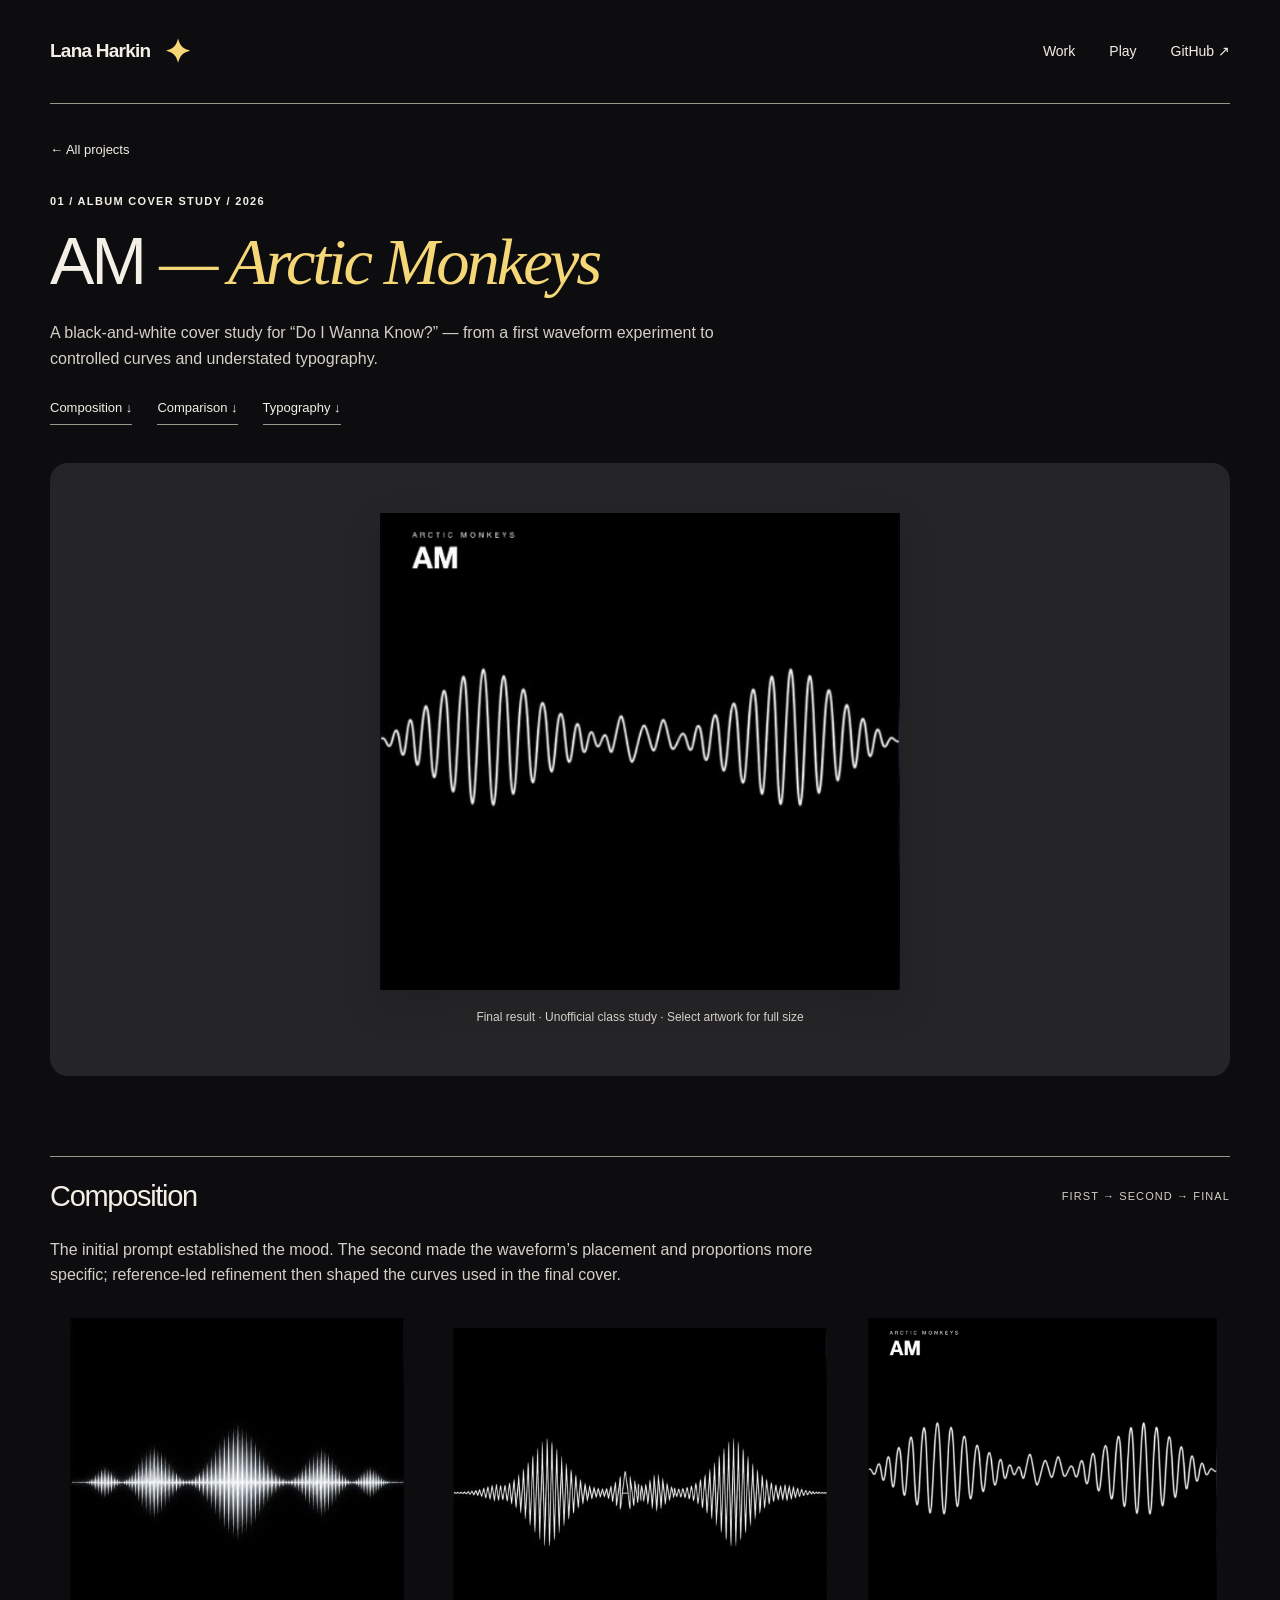
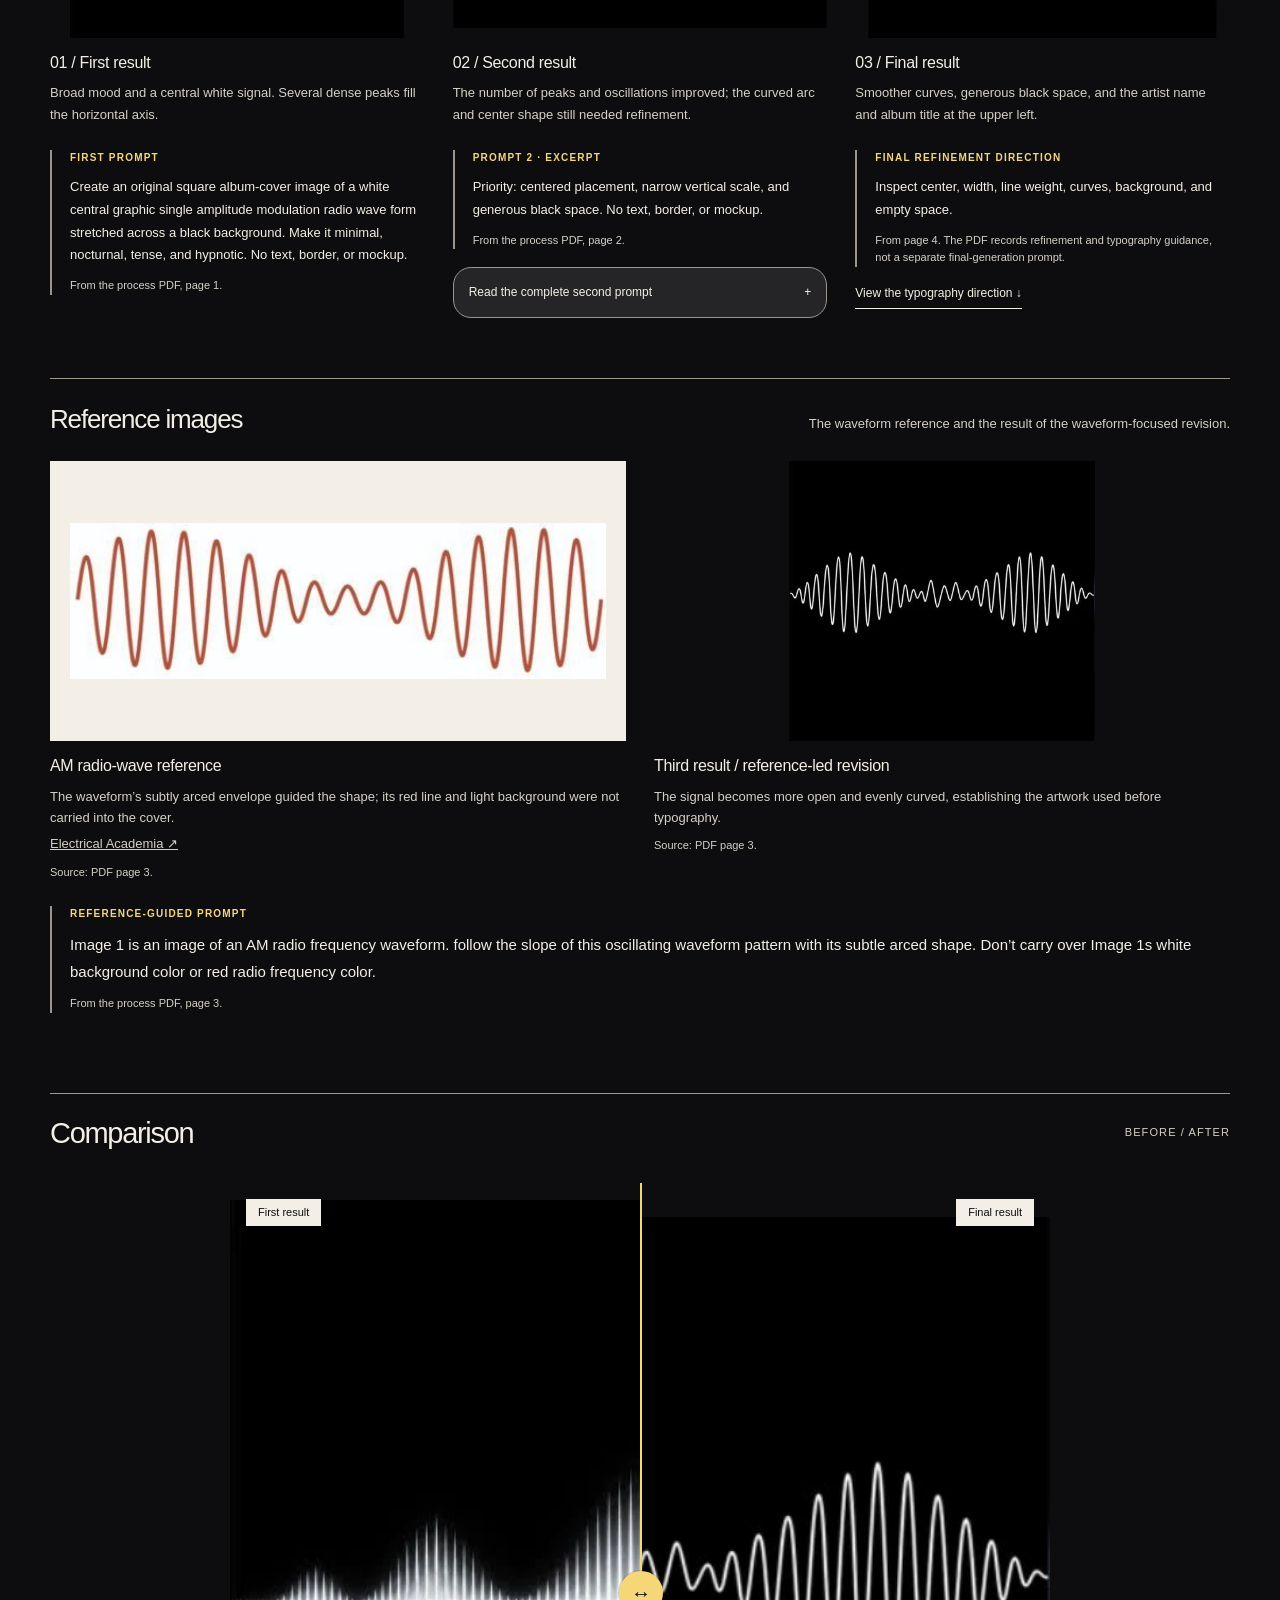
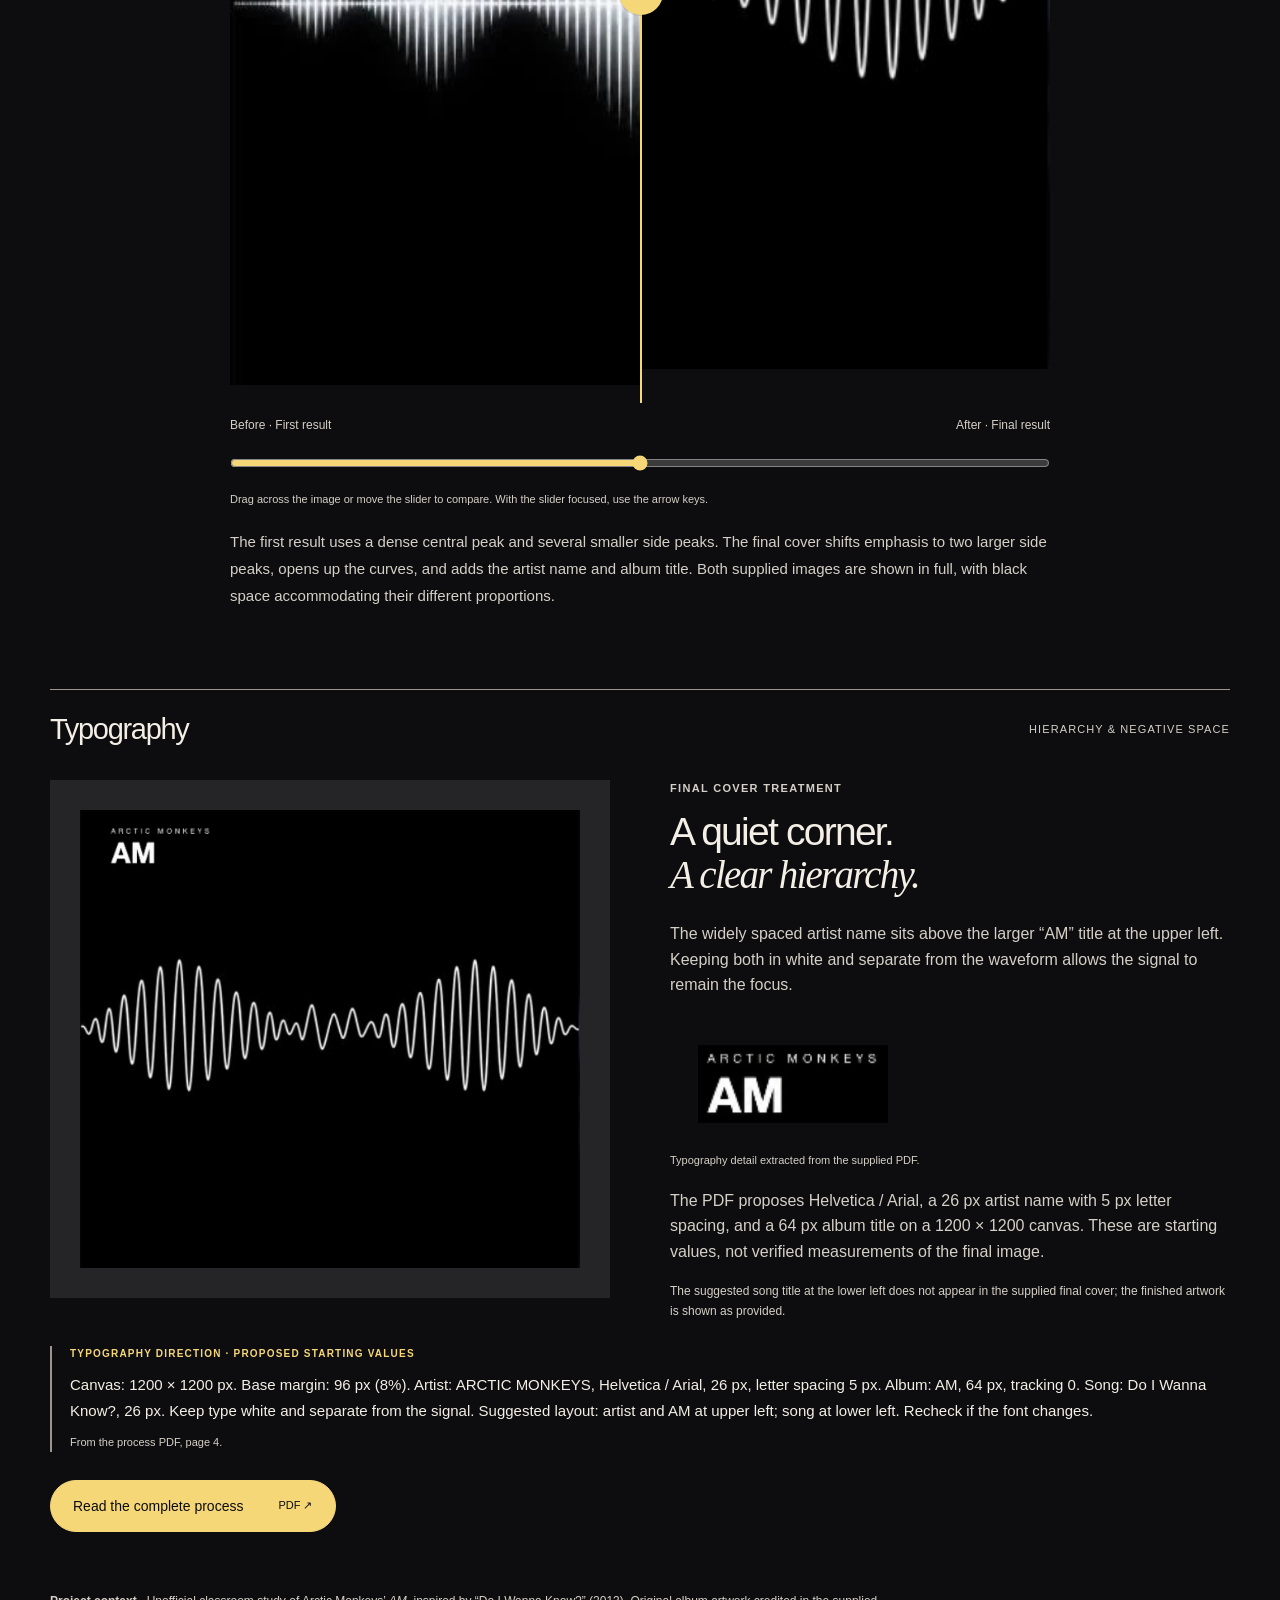
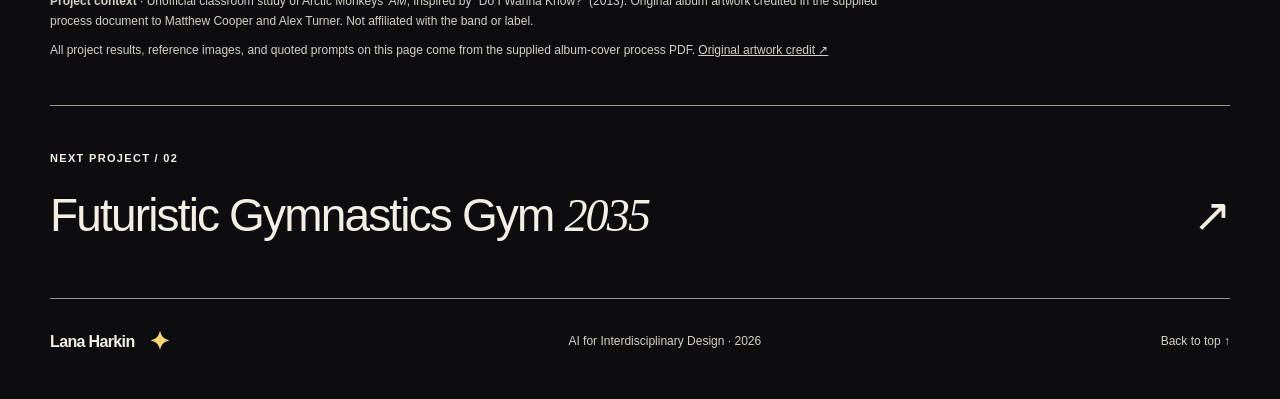
<file: album-cover.html>
<!doctype html><html lang="en"><head><meta charset="utf-8"><meta name="viewport" content="width=device-width,initial-scale=1"><meta name="theme-color" content="#0D0D0F"><meta name="description" content="Lana Harkin’s unofficial Arctic Monkeys AM cover study: final artwork, waveform explorations, and design process."><title>AM — Album cover study — Lana Harkin</title><link rel="icon" href="favicon.svg" type="image/svg+xml"><link rel="stylesheet" href="style.css?v=gym2"><script src="site.js" defer></script><script src="album.js" defer></script><link rel="stylesheet" href="palettes.css?v=1"></head><body id="top" class="album-theme"><a class="skip" href="#main">Skip to content</a><header class="site-header"><a class="wordmark" href="index.html">Lana Harkin<span class="mark" aria-hidden="true">✦</span></a><nav aria-label="Main navigation"><a href="index.html#projects">Work</a><a href="index.html#play">Play</a><a href="https://github.com/lalexaki/Lana-Harkin-AI-design-class">GitHub ↗</a></nav></header><main id="main" class="album-page"><header class="album-heading"><a class="back" href="index.html#projects">← All projects</a><p class="eyebrow">01 / Album cover study / 2026</p><h1>AM <em>— Arctic Monkeys</em></h1><p>A black-and-white cover study for “Do I Wanna Know?” — from a first waveform experiment to controlled curves and understated typography.</p><nav class="project-sections" aria-label="Album page sections"><a href="#composition">Composition ↓</a><a href="#comparison">Comparison ↓</a><a href="#typography">Typography ↓</a></nav></header><figure class="album-stage"><a href="assets/album-final.webp" aria-label="Open final AM cover at full size"><img src="assets/album-final.webp" alt="Final AM cover: white waveform on black with ARCTIC MONKEYS and AM in the upper left" loading="lazy"></a><figcaption>Final result · Unofficial class study · Select artwork for full size</figcaption></figure>
<section id="composition" class="content-section" aria-labelledby="composition-title"><div class="section-heading"><h2 id="composition-title">Composition</h2><span>First → Second → Final</span></div><p class="section-intro">The initial prompt established the mood. The second made the waveform’s placement and proportions more specific; reference-led refinement then shaped the curves used in the final cover.</p><div class="result-grid"><article><figure><div class="result-image"><img src="assets/album-first.webp" alt="First result: five dense waveform peaks with the tallest at the center" loading="lazy"></div><figcaption><strong>01 / First result</strong>Broad mood and a central white signal. Several dense peaks fill the horizontal axis.</figcaption></figure><div class="prompt-block"><p class="eyebrow">First prompt</p><blockquote>Create an original square album-cover image of a white central graphic single amplitude modulation radio wave form stretched across a black background. Make it minimal, nocturnal, tense, and hypnotic. No text, border, or mockup.</blockquote><p class="source-note">From the process PDF, page 1.</p></div></article><article><figure><div class="result-image"><img src="assets/album-second.webp" alt="Second result: two larger side peaks and a reduced central waveform" loading="lazy"></div><figcaption><strong>02 / Second result</strong>The number of peaks and oscillations improved; the curved arc and center shape still needed refinement.</figcaption></figure><div class="prompt-block"><p class="eyebrow">Prompt 2 · excerpt</p><blockquote>Priority: centered placement, narrow vertical scale, and generous black space. No text, border, or mockup.</blockquote><p class="source-note">From the process PDF, page 2.</p></div><details class="full-prompt"><summary>Read the complete second prompt <span>+</span></summary><blockquote>Create one original square album-cover artwork, without lettering. Show one thin, continuous white oscillating amplitude modulation (AM) radio waveform on a flat black background. The radio waveform should occupy 33% of the canvas height and 100% of the canvas width. The first peak of the radio frequency should a maximum of 25% above the horizontal center line and 25% below the horizontal centerline, and should be located 25% across the left side. The second peak of the radio waveform frequency should be a maximum of !0% above the horizontal center line, and 10% below the horizontal centerline, and the midpoint of this peak should 50% across from the left side. with a subtle detail at the central part of the wave dips and curves to spell out the letters “AM” span the radio frequency across the horizonal axis 50/50. The third peak of the radio frequency should a maximum of 25% above the horizontal center line and 25% below the horizontal centerline, and should be located 25% across the right side. Use smooth, evenly weighted curves and crisp edges, with no glow, gradient, grain, scenery, people, or objects. Priority: centered placement, narrow vertical scale, and generous black space. No text, border, or mockup.</blockquote><p class="source-note">Transcribed as written, including “!0%” in the source.</p></details></article><article><figure><div class="result-image"><img src="assets/album-final.webp" alt="Final result: refined white waveform with artist and AM typography above" loading="lazy"></div><figcaption><strong>03 / Final result</strong>Smoother curves, generous black space, and the artist name and album title at the upper left.</figcaption></figure><div class="prompt-block"><p class="eyebrow">Final refinement direction</p><blockquote>Inspect center, width, line weight, curves, background, and empty space.</blockquote><p class="source-note">From page 4. The PDF records refinement and typography guidance, not a separate final-generation prompt.</p></div><a class="text-link" href="#typography">View the typography direction ↓</a></article></div>
<div class="reference-heading"><h3>Reference images</h3><p>The waveform reference and the result of the waveform-focused revision.</p></div><div class="reference-grid"><figure><div class="reference-image wave-reference"><img src="assets/album-waveform-reference.webp" alt="Reference image of a red amplitude-modulation waveform on a light background" loading="lazy"></div><figcaption><strong>AM radio-wave reference</strong>The waveform’s subtly arced envelope guided the shape; its red line and light background were not carried into the cover. <a href="https://electricalacademia.com/electronics/amplitude-frequency-modulation-theory-definition/">Electrical Academia ↗</a><span class="source-note">Source: PDF page 3.</span></figcaption></figure><figure><div class="reference-image third-result"><img src="assets/album-third.webp" alt="Third result: smooth white waveform with two broad side peaks and a small central rhythm" loading="lazy"></div><figcaption><strong>Third result / reference-led revision</strong>The signal becomes more open and evenly curved, establishing the artwork used before typography. <span class="source-note">Source: PDF page 3.</span></figcaption></figure></div><div class="prompt-block"><p class="eyebrow">Reference-guided prompt</p><blockquote>Image 1 is an image of an AM radio frequency waveform. follow the slope of this oscillating waveform pattern with its subtle arced shape. Don’t carry over Image 1s white background color or red radio frequency color.</blockquote><p class="source-note">From the process PDF, page 3.</p></div></section>
<section id="comparison" class="content-section" aria-labelledby="comparison-title"><div class="section-heading"><h2 id="comparison-title">Comparison</h2><span>Before / After</span></div><div class="album-compare-wrap"><div class="comparison album-comparison" id="album-comparison-stage" style="--reveal:50%"><img src="assets/album-final.webp" alt="After: final waveform and typography" loading="lazy"><div class="comparison-before"><img src="assets/album-first.webp" alt="Before: first waveform experiment without typography" loading="lazy"></div><span class="compare-label before">First result</span><span class="compare-label after">Final result</span><div class="compare-line" aria-hidden="true"><span>↔</span></div></div><div class="comparison-tags"><span>Before · First result</span><span>After · Final result</span></div><label class="sr-only" for="album-comparison-range">Compare the first result and final cover. Use arrow keys to move the divider.</label><input id="album-comparison-range" type="range" min="0" max="100" value="50" aria-valuetext="50% first result, 50% final result"><p class="comparison-help">Drag across the image or move the slider to compare. With the slider focused, use the arrow keys.</p><p class="comparison-story">The first result uses a dense central peak and several smaller side peaks. The final cover shifts emphasis to two larger side peaks, opens up the curves, and adds the artist name and album title. Both supplied images are shown in full, with black space accommodating their different proportions.</p></div></section>
<section id="typography" class="content-section" aria-labelledby="typography-title"><div class="section-heading"><h2 id="typography-title">Typography</h2><span>Hierarchy &amp; negative space</span></div><div class="type-layout"><div class="type-art"><img src="assets/album-final.webp" alt="Final cover showing the position of the small artist name and larger AM title" loading="lazy"></div><div class="type-copy"><p class="eyebrow">Final cover treatment</p><h3>A quiet corner.<br><em>A clear hierarchy.</em></h3><p>The widely spaced artist name sits above the larger “AM” title at the upper left. Keeping both in white and separate from the waveform allows the signal to remain the focus.</p><div class="type-detail"><img src="assets/album-type-detail.webp" alt="Typography detail from the PDF: widely spaced ARCTIC MONKEYS over a larger bold AM" loading="lazy"></div><p class="source-note">Typography detail extracted from the supplied PDF.</p><p>The PDF proposes Helvetica / Arial, a 26 px artist name with 5 px letter spacing, and a 64 px album title on a 1200 × 1200 canvas. These are starting values, not verified measurements of the final image.</p><p class="small">The suggested song title at the lower left does not appear in the supplied final cover; the finished artwork is shown as provided.</p></div></div><div class="prompt-block"><p class="eyebrow">Typography direction · proposed starting values</p><blockquote>Canvas: 1200 × 1200 px. Base margin: 96 px (8%). Artist: ARCTIC MONKEYS, Helvetica / Arial, 26 px, letter spacing 5 px. Album: AM, 64 px, tracking 0. Song: Do I Wanna Know?, 26 px. Keep type white and separate from the signal. Suggested layout: artist and AM at upper left; song at lower left. Recheck if the font changes.</blockquote><p class="source-note">From the process PDF, page 4.</p></div><a class="pill-link" href="assets/album-process.pdf">Read the complete process <span>PDF ↗</span></a></section>
<aside class="credits album-credits"><p><strong>Project context</strong> · Unofficial classroom study of Arctic Monkeys’ <cite>AM</cite>, inspired by “Do I Wanna Know?” (2013). Original album artwork credited in the supplied process document to Matthew Cooper and Alex Turner. Not affiliated with the band or label.</p><p>All project results, reference images, and quoted prompts on this page come from the supplied album-cover process PDF. <a href="https://peoplesgdarchive.org/item/18744/am">Original artwork credit ↗</a></p></aside><a class="next-project" href="clearspan.html"><span class="eyebrow">Next project / 02</span><span>Futuristic Gymnastics Gym <em>2035</em> <b>↗</b></span></a></main><footer><a class="wordmark" href="index.html">Lana Harkin<span class="mark" aria-hidden="true">✦</span></a><p>AI for Interdisciplinary Design · 2026</p><a href="#top">Back to top ↑</a></footer></body></html>
</file>
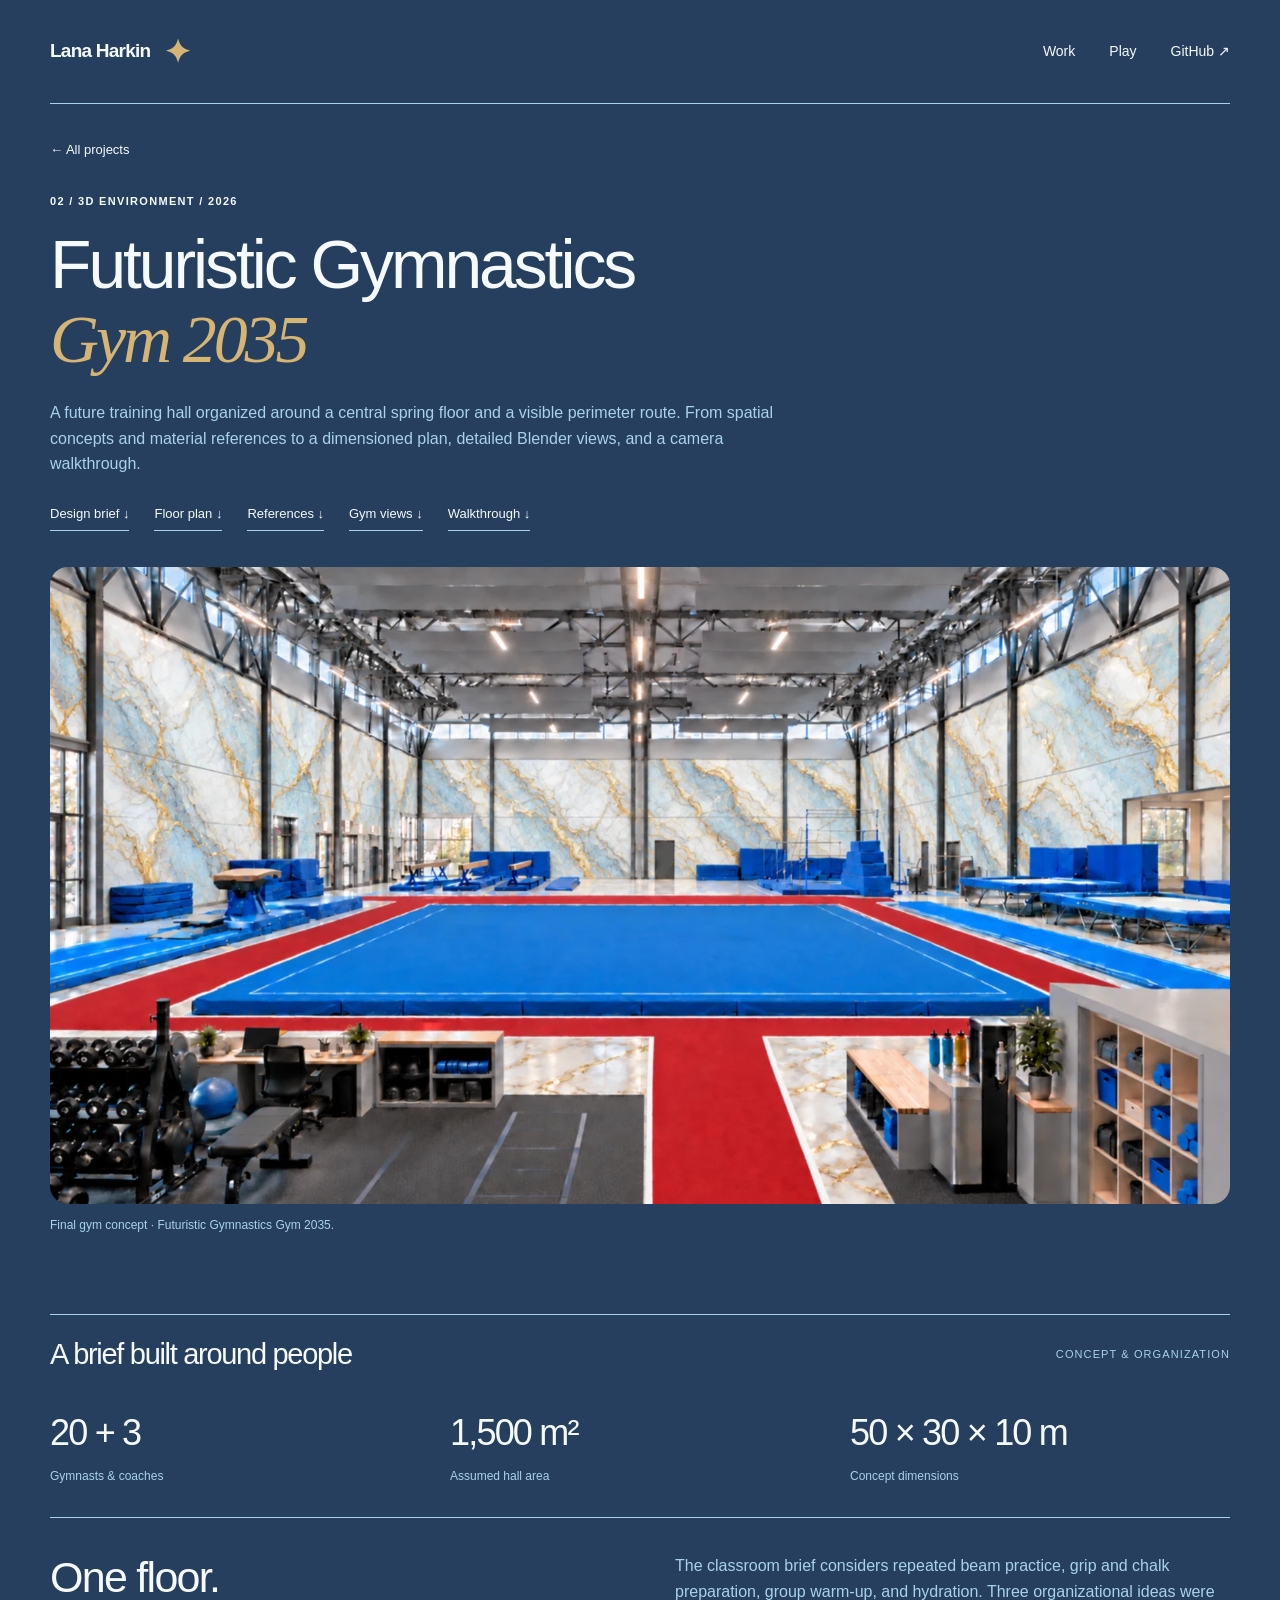
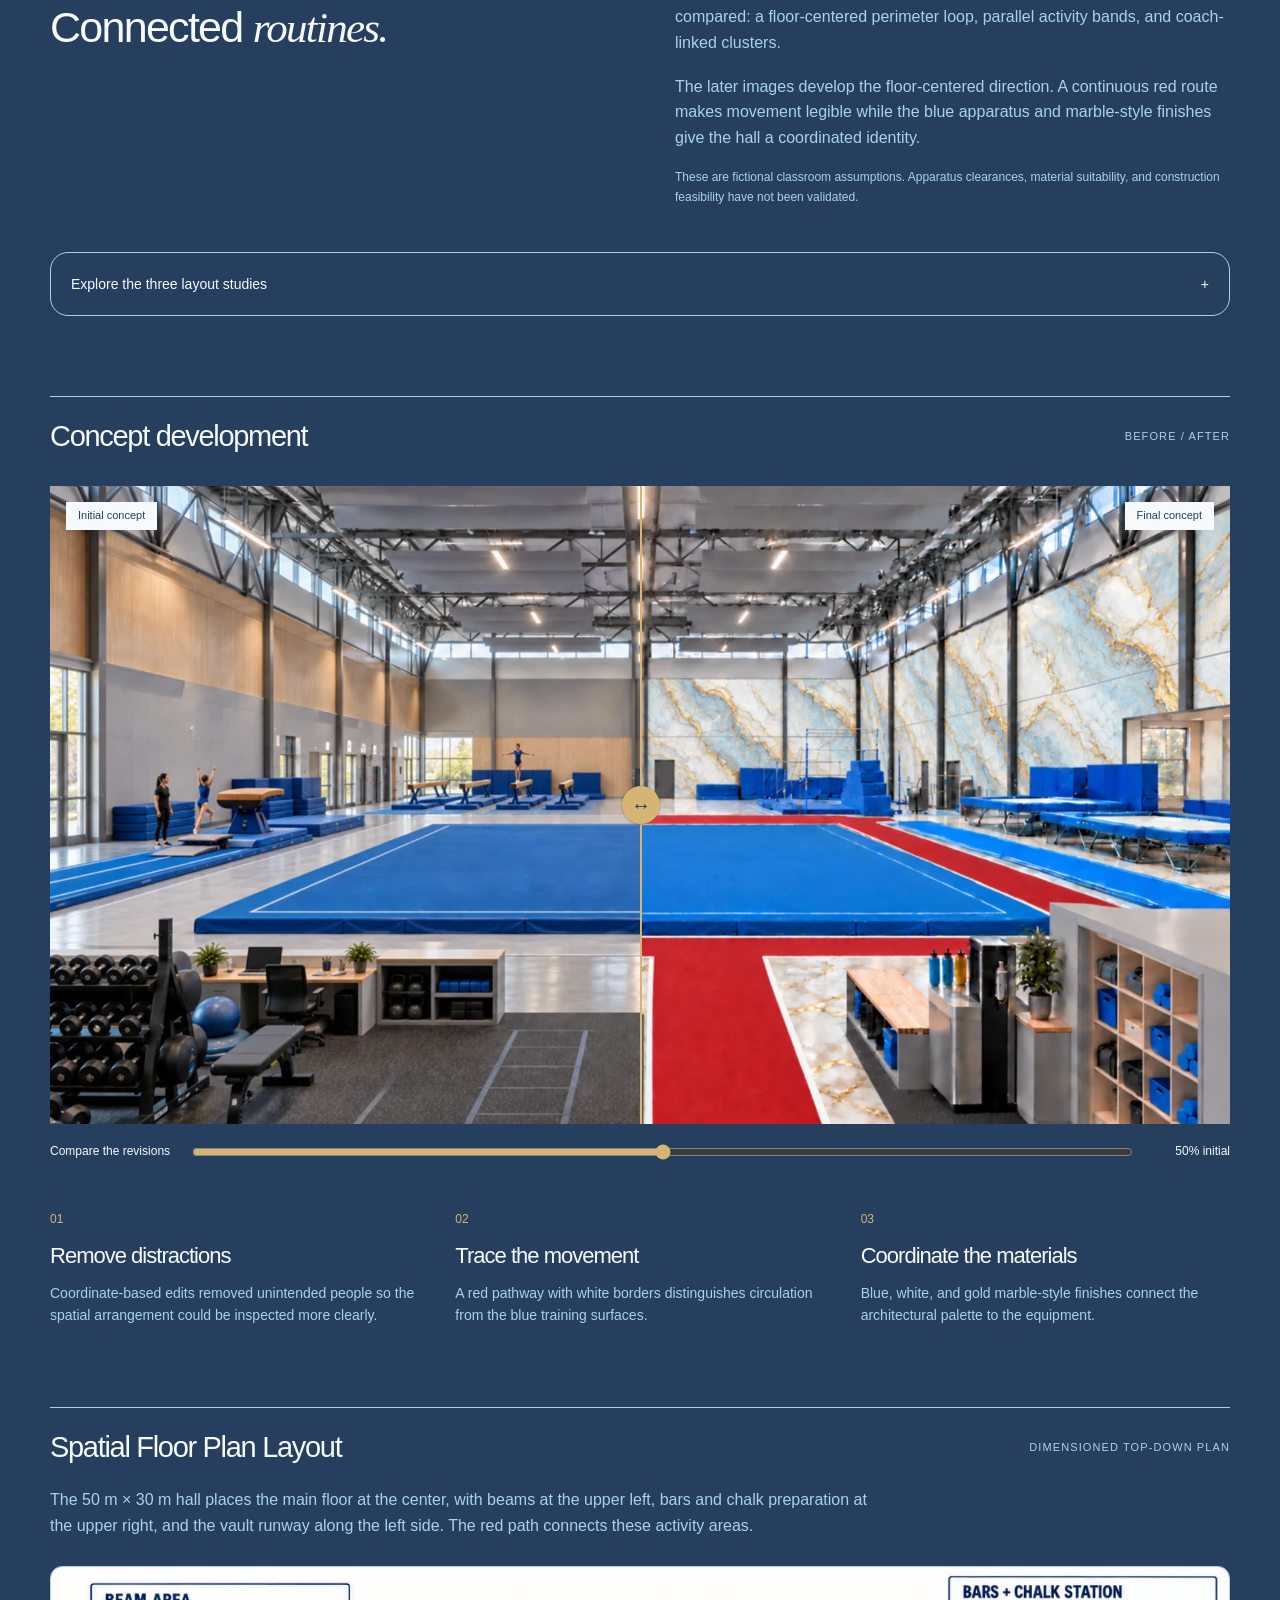
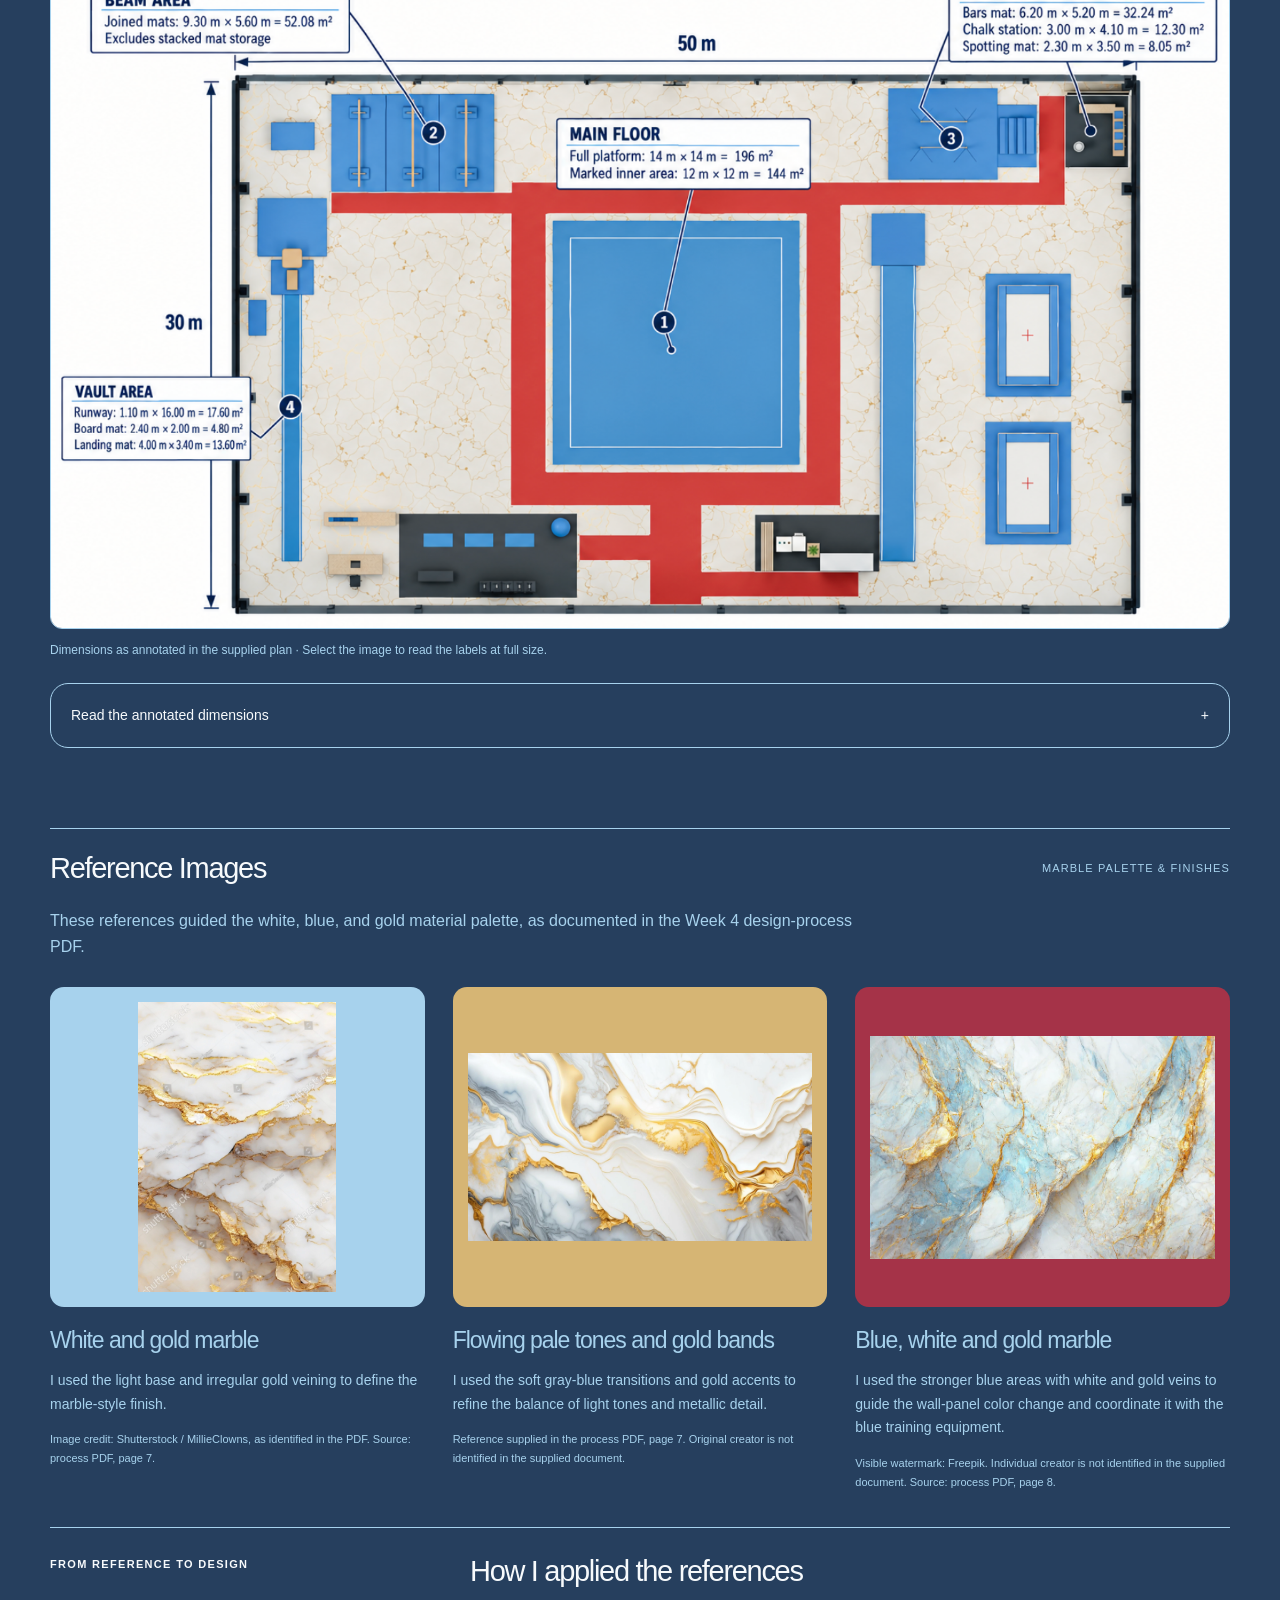
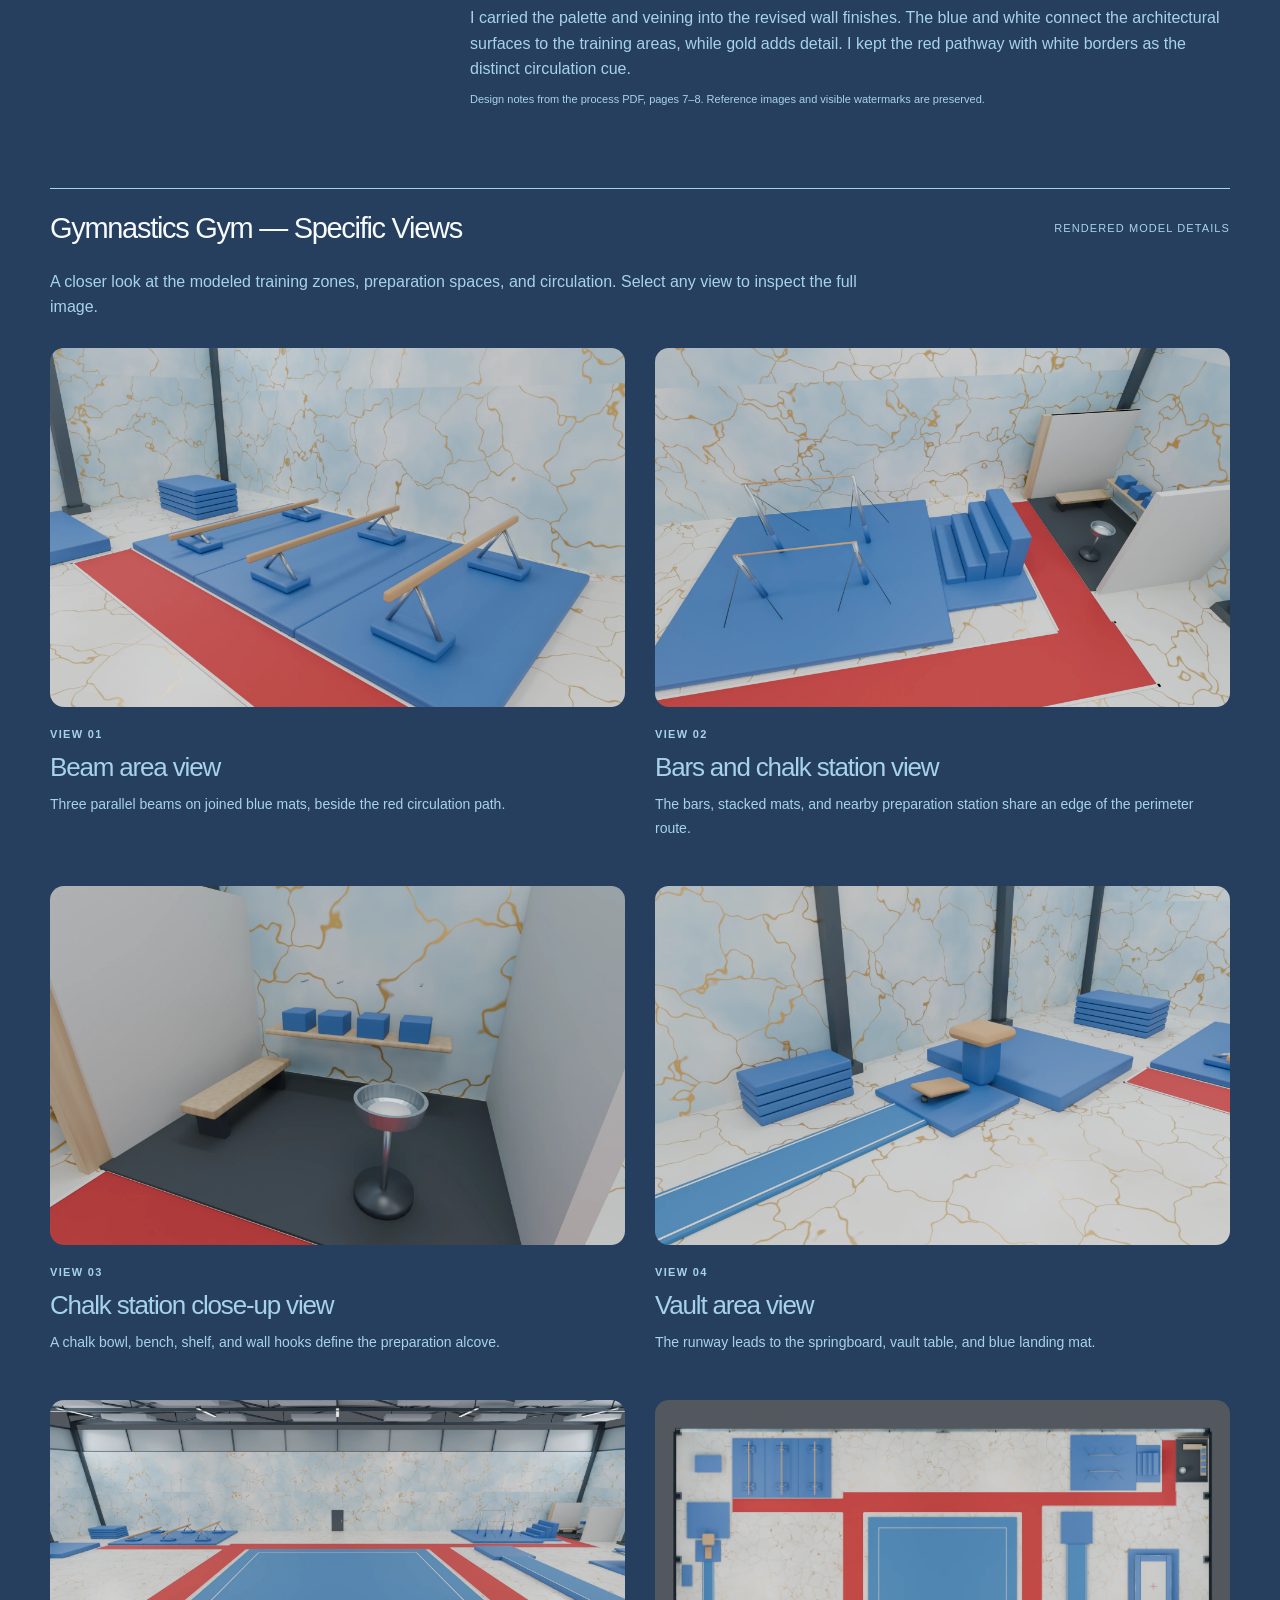
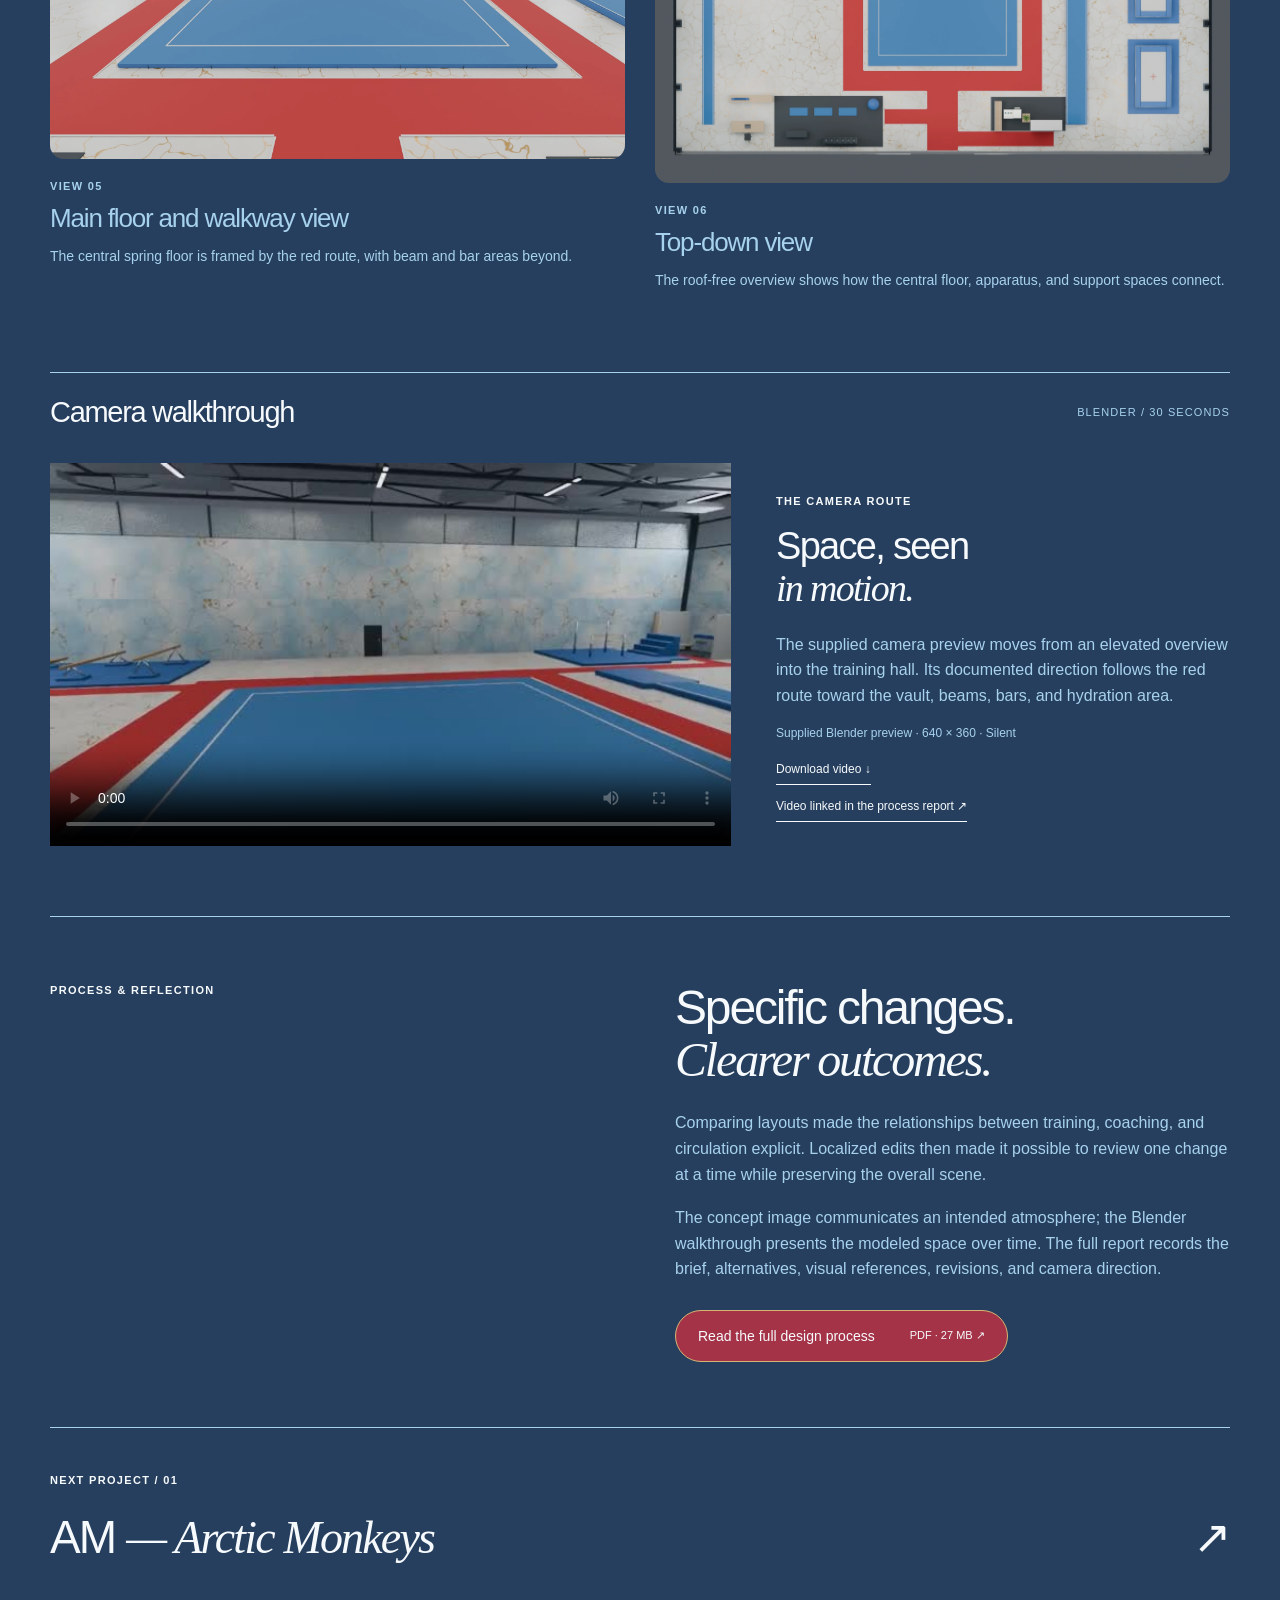
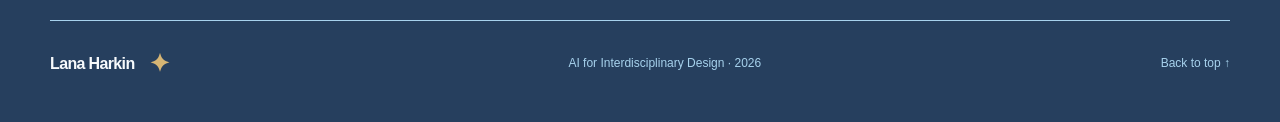
<file: clearspan.html>
<!doctype html><html lang="en"><head><meta charset="utf-8"><meta name="viewport" content="width=device-width,initial-scale=1"><meta name="theme-color" content="#263F5E"><meta name="description" content="Futuristic Gymnastics Gym 2035 by Lana Harkin: dimensioned floor plan, marble references, rendered views, design process, and Blender walkthrough."><title>Futuristic Gymnastics Gym 2035 — Lana Harkin</title><link rel="icon" href="favicon.svg" type="image/svg+xml"><link rel="stylesheet" href="style.css?v=gym2"><script src="site.js" defer></script><link rel="stylesheet" href="palettes.css?v=1"></head><body id="top" class="gym-theme"><a class="skip" href="#main">Skip to content</a><header class="site-header"><a class="wordmark" href="index.html">Lana Harkin<span class="mark" aria-hidden="true">✦</span></a><nav aria-label="Main navigation"><a href="index.html#projects">Work</a><a href="index.html#play">Play</a><a href="https://github.com/lalexaki/Lana-Harkin-AI-design-class">GitHub ↗</a></nav></header><main id="main" class="gym-page"><header class="gym-heading"><a class="back" href="index.html#projects">← All projects</a><p class="eyebrow">02 / 3D environment / 2026</p><h1>Futuristic Gymnastics<br><em>Gym 2035</em></h1><p>A future training hall organized around a central spring floor and a visible perimeter route. From spatial concepts and material references to a dimensioned plan, detailed Blender views, and a camera walkthrough.</p><nav class="project-sections" aria-label="Gym project sections"><a href="#design-brief">Design brief ↓</a><a href="#floor-plan">Floor plan ↓</a><a href="#material-references">References ↓</a><a href="#gym-views">Gym views ↓</a><a href="#walkthrough">Walkthrough ↓</a></nav></header><figure class="wide-hero"><a href="assets/gym-final.webp" aria-label="Open final gymnastics gym image at full size"><img src="assets/gym-final.webp" alt="Final gymnastics gym concept with a blue spring floor, red perimeter walkway, and blue, white and gold marble-style walls" width="1800" height="972" fetchpriority="high"></a><figcaption>Final gym concept · Futuristic Gymnastics Gym 2035.</figcaption></figure><section class="content-section" id="design-brief"><div class="section-heading"><h2>A brief built around people</h2><span>Concept &amp; organization</span></div><div class="facts"><div><strong>20 + 3</strong><span>Gymnasts &amp; coaches</span></div><div><strong>1,500 m²</strong><span>Assumed hall area</span></div><div><strong>50 × 30 × 10 m</strong><span>Concept dimensions</span></div></div><div class="editorial-grid"><p class="large-copy">One floor.<br>Connected <em>routines.</em></p><div><p>The classroom brief considers repeated beam practice, grip and chalk preparation, group warm-up, and hydration. Three organizational ideas were compared: a floor-centered perimeter loop, parallel activity bands, and coach-linked clusters.</p><p>The later images develop the floor-centered direction. A continuous red route makes movement legible while the blue apparatus and marble-style finishes give the hall a coordinated identity.</p><p class="small">These are fictional classroom assumptions. Apparatus clearances, material suitability, and construction feasibility have not been validated.</p></div></div><details><summary>Explore the three layout studies <span>+</span></summary><div class="process-grid layouts"><figure><img src="assets/layout-loop.webp" alt="Diagram of floor-centered organization with perimeter circulation" class="" loading="lazy" width="1800" height="1127"><figcaption>01 / Floor-centered perimeter loop</figcaption></figure><figure><img src="assets/layout-bands.webp" alt="Diagram of parallel activity bands with a shared circulation spine" class="" loading="lazy" width="1800" height="980"><figcaption>02 / Parallel activity bands</figcaption></figure><figure><img src="assets/layout-clusters.webp" alt="Diagram of coach-linked activity clusters" class="" loading="lazy" width="1800" height="1042"><figcaption>03 / Coach-linked activity clusters</figcaption></figure></div></details></section><section class="content-section" id="concept-development"><div class="section-heading"><h2>Concept development</h2><span>Before / After</span></div><div class="comparison" style="--reveal:50%"><img src="assets/gym-final.webp" alt="Revised gym concept with a red route and blue, white and gold finishes" width="1800" height="972"><div class="comparison-before"><img src="assets/gym-baseline.webp" alt="Initial gym concept with people and gray circulation surfaces" width="1800" height="972"></div><span class="compare-label before">Initial concept</span><span class="compare-label after">Final concept</span><div class="compare-line" aria-hidden="true"><span>↔</span></div></div><div class="slider-row"><label for="compare">Compare the revisions</label><input id="compare" type="range" min="0" max="100" value="50" aria-label="Amount of initial concept shown"><output id="compare-value" for="compare">50% initial</output></div><div class="process-notes"><article><span>01</span><h3>Remove distractions</h3><p>Coordinate-based edits removed unintended people so the spatial arrangement could be inspected more clearly.</p></article><article><span>02</span><h3>Trace the movement</h3><p>A red pathway with white borders distinguishes circulation from the blue training surfaces.</p></article><article><span>03</span><h3>Coordinate the materials</h3><p>Blue, white, and gold marble-style finishes connect the architectural palette to the equipment.</p></article></div></section><section class="content-section" id="floor-plan" aria-labelledby="plan-title"><div class="section-heading"><h2 id="plan-title">Spatial Floor Plan Layout</h2><span>Dimensioned top-down plan</span></div><p class="gym-section-intro">The 50 m × 30 m hall places the main floor at the center, with beams at the upper left, bars and chalk preparation at the upper right, and the vault runway along the left side. The red path connects these activity areas.</p><figure class="floor-plan-figure"><a href="assets/gym-dimensioned-floor-plan.png" aria-label="Open dimensioned spatial floor plan at full size"><img src="assets/gym-dimensioned-floor-plan.png" alt="Dimensioned 50 by 30 meter floor plan with labeled main floor, beam area, bars and chalk station, and vault area" loading="lazy" width="1650" height="926"></a><figcaption>Dimensions as annotated in the supplied plan · Select the image to read the labels at full size.</figcaption></figure><details class="plan-dimensions"><summary>Read the annotated dimensions <span>+</span></summary><div class="dimension-table-wrap"><table><thead><tr><th scope="col">Area</th><th scope="col">Dimensions</th><th scope="col">Area shown</th></tr></thead><tbody><tr><th scope="row">Main floor platform</th><td>14 m × 14 m</td><td>196 m²</td></tr><tr><th scope="row">Marked inner floor</th><td>12 m × 12 m</td><td>144 m²</td></tr><tr><th scope="row">Joined beam mats</th><td>9.30 m × 5.60 m</td><td>52.08 m²</td></tr><tr><th scope="row">Bars mat</th><td>6.20 m × 5.20 m</td><td>32.24 m²</td></tr><tr><th scope="row">Chalk station</th><td>3.00 m × 4.10 m</td><td>12.30 m²</td></tr><tr><th scope="row">Spotting mat</th><td>2.30 m × 3.50 m</td><td>8.05 m²</td></tr><tr><th scope="row">Vault runway</th><td>1.10 m × 16.00 m</td><td>17.60 m²</td></tr><tr><th scope="row">Vault board mat</th><td>2.40 m × 2.00 m</td><td>4.80 m²</td></tr><tr><th scope="row">Vault landing mat</th><td>4.00 m × 3.40 m</td><td>13.60 m²</td></tr></tbody></table></div><p class="source-note">Transcribed from the supplied dimensioned image. Beam-mat area excludes stacked mat storage.</p></details></section><section class="content-section" id="material-references" aria-labelledby="materials-title"><div class="section-heading"><h2 id="materials-title">Reference Images</h2><span>Marble palette &amp; finishes</span></div><p class="gym-section-intro">These references guided the white, blue, and gold material palette, as documented in the Week 4 design-process PDF.</p><div class="material-grid"><figure><a class="material-image" href="assets/marble-white-gold.webp"><img src="assets/marble-white-gold.webp" alt="White marble reference with irregular gold veining and preserved Shutterstock watermark" loading="lazy" width="1044" height="1528"></a><figcaption><h3>White and gold marble</h3><p>I used the light base and irregular gold veining to define the marble-style finish.</p><p class="source-note">Image credit: Shutterstock / MillieClowns, as identified in the PDF. Source: process PDF, page 7.</p></figcaption></figure><figure><a class="material-image" href="assets/marble-flowing-gold.webp"><img src="assets/marble-flowing-gold.webp" alt="Marble reference with flowing pale gray-blue tones and broad gold bands" loading="lazy" width="1600" height="872"></a><figcaption><h3>Flowing pale tones and gold bands</h3><p>I used the soft gray-blue transitions and gold accents to refine the balance of light tones and metallic detail.</p><p class="source-note">Reference supplied in the process PDF, page 7. Original creator is not identified in the supplied document.</p></figcaption></figure><figure><a class="material-image" href="assets/marble-blue-white-gold.webp"><img src="assets/marble-blue-white-gold.webp" alt="Blue, white and gold marble reference with preserved Freepik watermark" loading="lazy" width="1502" height="972"></a><figcaption><h3>Blue, white and gold marble</h3><p>I used the stronger blue areas with white and gold veins to guide the wall-panel color change and coordinate it with the blue training equipment.</p><p class="source-note">Visible watermark: Freepik. Individual creator is not identified in the supplied document. Source: process PDF, page 8.</p></figcaption></figure></div><div class="material-application"><span class="eyebrow">From reference to design</span><div><h3>How I applied the references</h3><p>I carried the palette and veining into the revised wall finishes. The blue and white connect the architectural surfaces to the training areas, while gold adds detail. I kept the red pathway with white borders as the distinct circulation cue.</p><p class="source-note">Design notes from the process PDF, pages 7–8. Reference images and visible watermarks are preserved.</p></div></div></section><section class="content-section" id="gym-views" aria-labelledby="views-title"><div class="section-heading"><h2 id="views-title">Gymnastics Gym — Specific Views</h2><span>Rendered model details</span></div><p class="gym-section-intro">A closer look at the modeled training zones, preparation spaces, and circulation. Select any view to inspect the full image.</p><div class="gym-view-grid"><figure><a href="assets/gym-beam-view.webp" aria-label="Open beam area view at full size"><img src="assets/gym-beam-view.webp" alt="Three parallel beams on joined blue mats, beside the red circulation path." loading="lazy" width="1920" height="1200"></a><figcaption><span class="eyebrow">View 01</span><h3>Beam area view</h3><p>Three parallel beams on joined blue mats, beside the red circulation path.</p></figcaption></figure><figure><a href="assets/gym-bars-chalk-view.webp" aria-label="Open bars and chalk station view at full size"><img src="assets/gym-bars-chalk-view.webp" alt="The bars, stacked mats, and nearby preparation station share an edge of the perimeter route." loading="lazy" width="1920" height="1200"></a><figcaption><span class="eyebrow">View 02</span><h3>Bars and chalk station view</h3><p>The bars, stacked mats, and nearby preparation station share an edge of the perimeter route.</p></figcaption></figure><figure><a href="assets/gym-chalk-closeup.webp" aria-label="Open chalk station close-up view at full size"><img src="assets/gym-chalk-closeup.webp" alt="A chalk bowl, bench, shelf, and wall hooks define the preparation alcove." loading="lazy" width="1920" height="1200"></a><figcaption><span class="eyebrow">View 03</span><h3>Chalk station close-up view</h3><p>A chalk bowl, bench, shelf, and wall hooks define the preparation alcove.</p></figcaption></figure><figure><a href="assets/gym-vault-view.webp" aria-label="Open vault area view at full size"><img src="assets/gym-vault-view.webp" alt="The runway leads to the springboard, vault table, and blue landing mat." loading="lazy" width="1920" height="1200"></a><figcaption><span class="eyebrow">View 04</span><h3>Vault area view</h3><p>The runway leads to the springboard, vault table, and blue landing mat.</p></figcaption></figure><figure><a href="assets/gym-main-floor-view.webp" aria-label="Open main floor and walkway view at full size"><img src="assets/gym-main-floor-view.webp" alt="The central spring floor is framed by the red route, with beam and bar areas beyond." loading="lazy" width="1920" height="1200"></a><figcaption><span class="eyebrow">View 05</span><h3>Main floor and walkway view</h3><p>The central spring floor is framed by the red route, with beam and bar areas beyond.</p></figcaption></figure><figure><a href="assets/gym-top-down-view.webp" aria-label="Open top-down view at full size"><img src="assets/gym-top-down-view.webp" alt="The roof-free overview shows how the central floor, apparatus, and support spaces connect." loading="lazy" width="2400" height="1600"></a><figcaption><span class="eyebrow">View 06</span><h3>Top-down view</h3><p>The roof-free overview shows how the central floor, apparatus, and support spaces connect.</p></figcaption></figure></div></section><section class="content-section" id="walkthrough"><div class="section-heading"><h2>Camera walkthrough</h2><span>Blender / 30 seconds</span></div><div class="video-layout"><video controls playsinline preload="metadata" poster="assets/gym-video-poster.jpg" aria-label="30-second Futuristic Gymnastics Gym 2035 Blender camera walkthrough"><source src="assets/clearspan-walkthrough.mp4" type="video/mp4">Your browser cannot play this video. <a href="assets/clearspan-walkthrough.mp4">Download the walkthrough.</a></video><div><span class="eyebrow">The camera route</span><h3>Space, seen<br><em>in motion.</em></h3><p>The supplied camera preview moves from an elevated overview into the training hall. Its documented direction follows the red route toward the vault, beams, bars, and hydration area.</p><p class="small">Supplied Blender preview · 640 × 360 · Silent</p><a class="text-link" href="assets/clearspan-walkthrough.mp4" download>Download video ↓</a><a class="text-link" href="https://youtu.be/ZtSp1Tv_NNg">Video linked in the process report ↗</a></div></div></section><section class="content-section split-note"><span class="eyebrow">Process &amp; reflection</span><div><h2>Specific changes.<br><em>Clearer outcomes.</em></h2><p>Comparing layouts made the relationships between training, coaching, and circulation explicit. Localized edits then made it possible to review one change at a time while preserving the overall scene.</p><p>The concept image communicates an intended atmosphere; the Blender walkthrough presents the modeled space over time. The full report records the brief, alternatives, visual references, revisions, and camera direction.</p><a class="pill-link" href="assets/clearspan-process.pdf">Read the full design process <span>PDF · 27 MB ↗</span></a></div></section><a class="next-project" href="album-cover.html"><span class="eyebrow">Next project / 01</span><span>AM <em>— Arctic Monkeys</em> <b>↗</b></span></a></main><footer><a class="wordmark" href="index.html">Lana Harkin<span class="mark" aria-hidden="true">✦</span></a><p>AI for Interdisciplinary Design · 2026</p><a href="#top">Back to top ↑</a></footer></body></html>
</file>
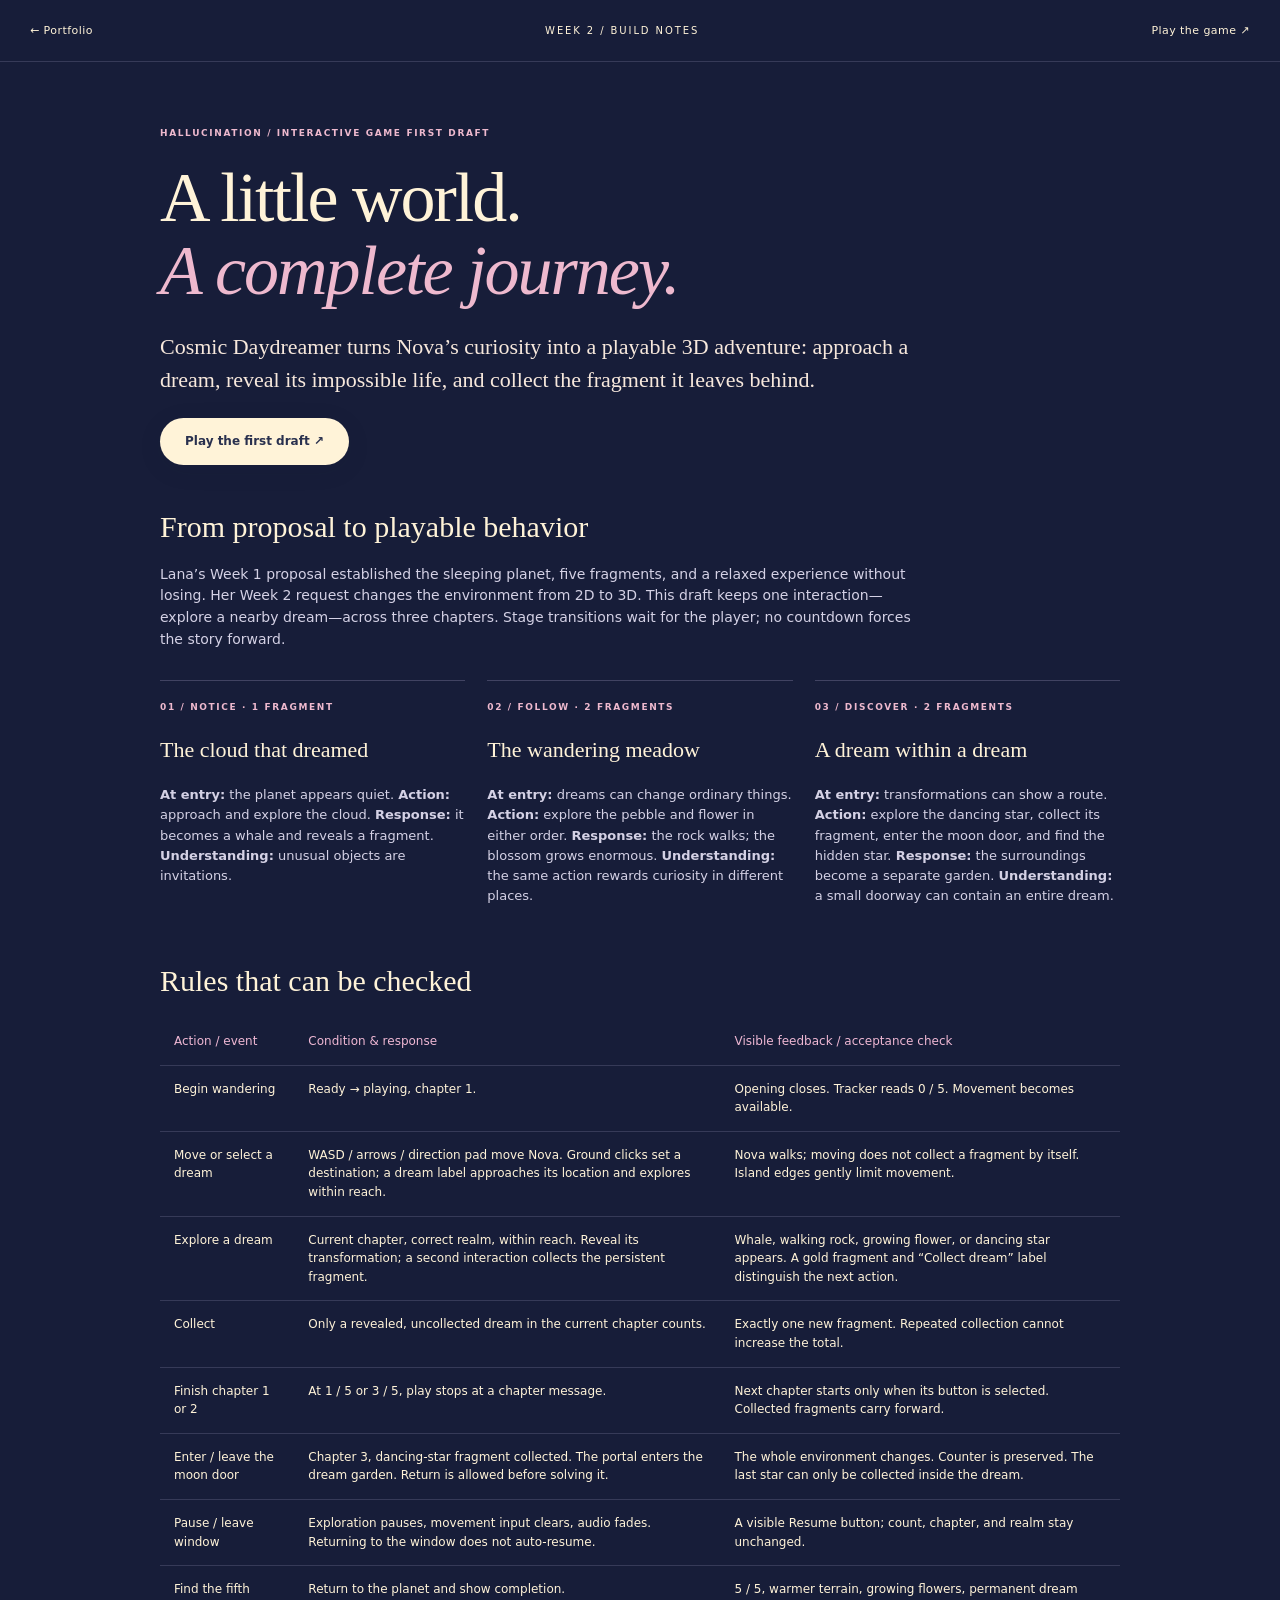
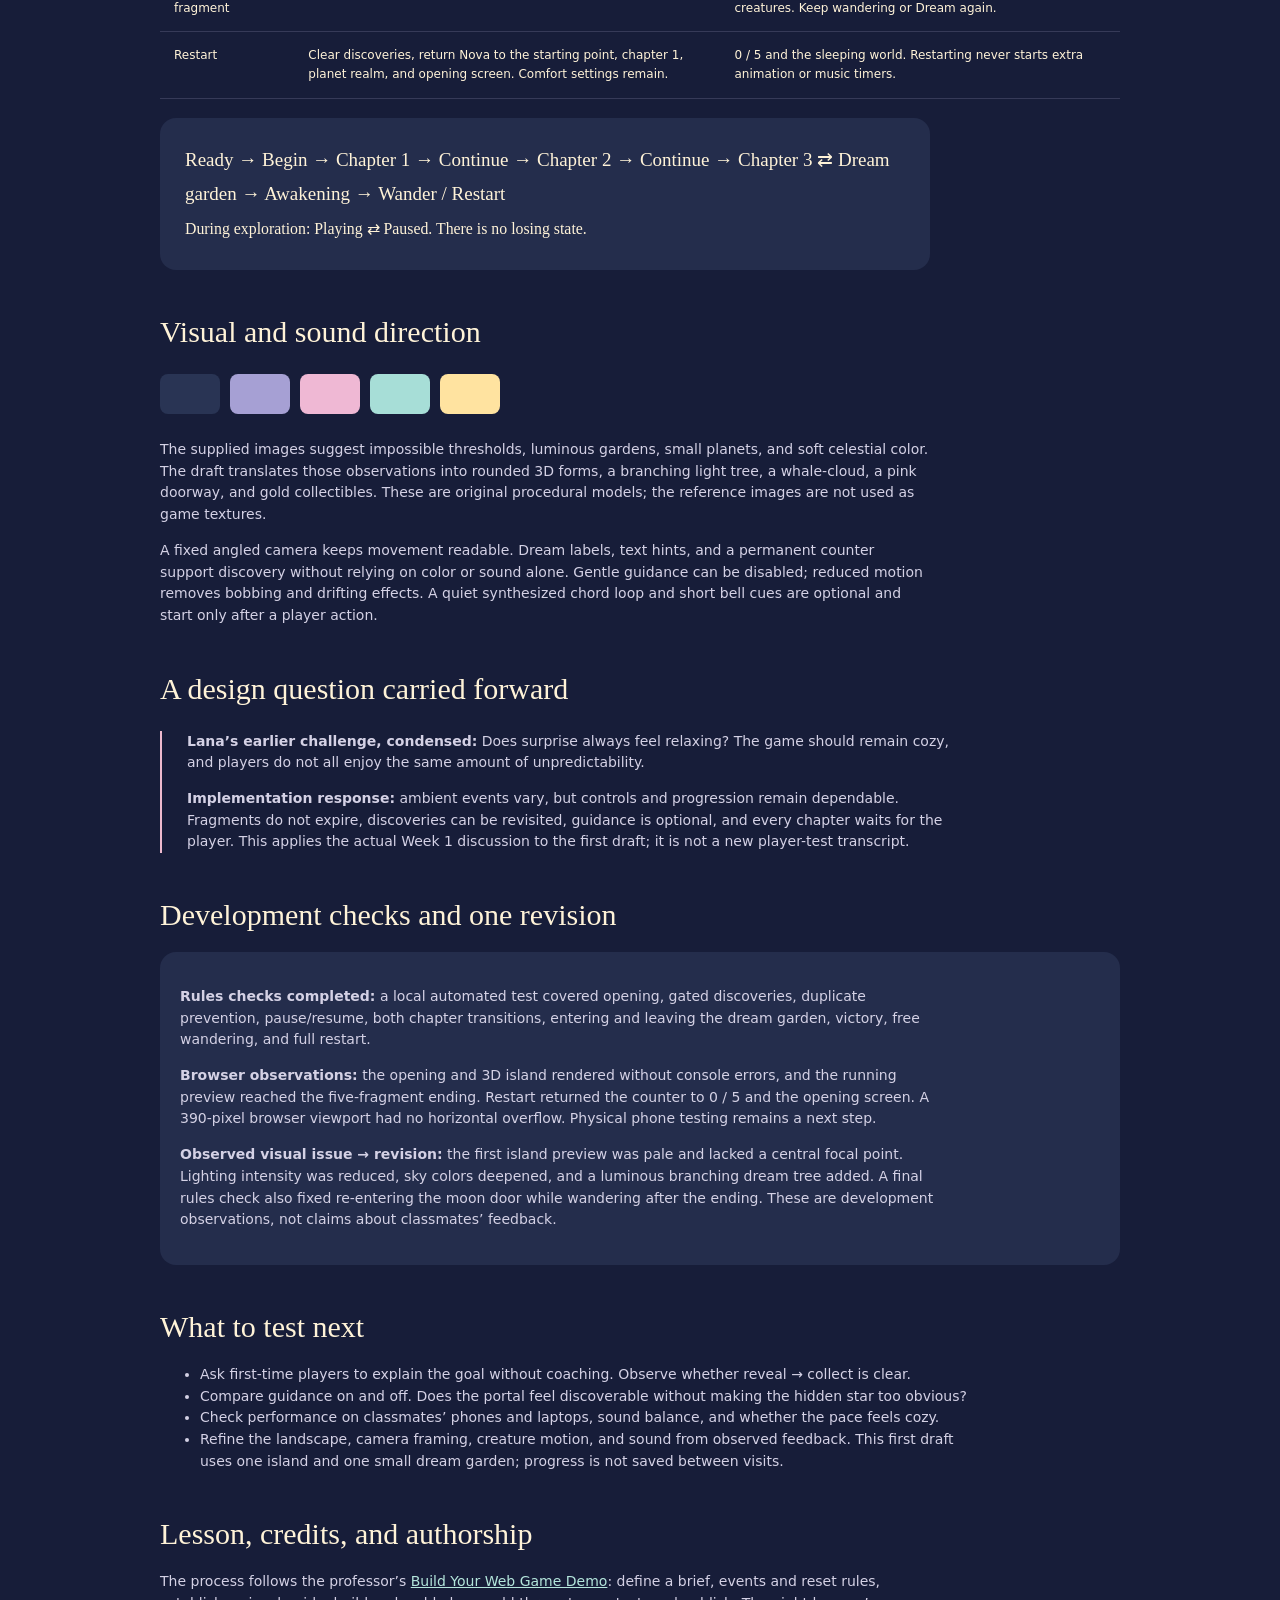
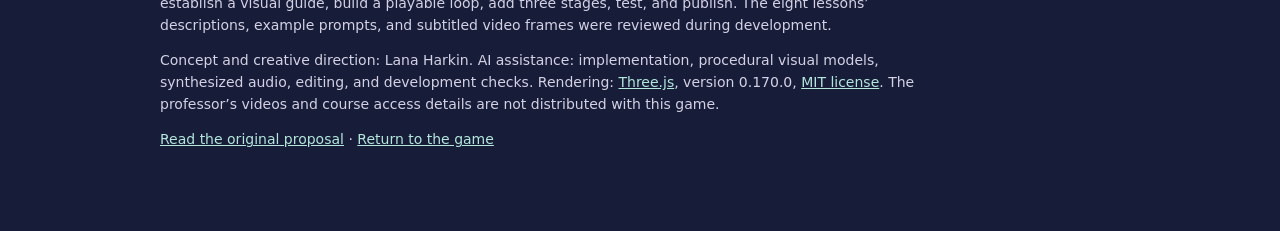
<file: cosmic-daydreamer-game/process.html>
<!doctype html><html lang="en"><head><meta charset="utf-8"><meta name="viewport" content="width=device-width,initial-scale=1"><title>Cosmic Daydreamer · Week 2 build notes</title><link rel="stylesheet" href="game.css?v=1"><style>.notes{width:min(960px,calc(100% - 40px));margin:65px auto 80px}.notes h1{font-size:clamp(40px,6vw,70px);line-height:1.05;margin:20px 0}.notes h2{font:30px Georgia,serif;margin:45px 0 20px}.notes h3{font:22px Georgia,serif}.notes p,.notes li{color:#d4d1e5;max-width:770px}.notes .lead{font:22px/1.5 Georgia,serif;color:#f7e8dc}.notes a{color:#b4e6dc;text-decoration:underline}.note-grid{display:grid;grid-template-columns:repeat(3,1fr);gap:22px;margin:30px 0}.note-grid article{border-top:1px solid #b3add344;padding-top:20px}.note-grid p{font-size:13px}.table-wrap{overflow:auto}table{border-collapse:collapse;width:100%;min-width:650px;font-size:12px}td,th{text-align:left;vertical-align:top;padding:14px;border-bottom:1px solid #b3add333}th{color:#efb8d4;font-weight:500}.flow{padding:25px;background:#242d4c;border-radius:16px;font:19px/1.8 Georgia,serif;color:#fff3d8!important}.quote{border-left:2px solid #eeb9ce;padding-left:25px;margin:25px 0}.status{background:#242d4c;padding:20px;border-radius:16px}.notes .primary{display:inline-block;text-decoration:none;color:#29304e}.palette{display:flex;gap:10px;margin:25px 0}.palette span{width:60px;height:40px;border-radius:8px}@media(max-width:650px){.note-grid{grid-template-columns:1fr}.notes{margin-top:35px}}</style></head><body><header class="masthead"><a href="../index.html#projects">← Portfolio</a><span>WEEK 2 / BUILD NOTES</span><a href="./">Play the game ↗</a></header><main class="notes"><span class="overline">HALLUCINATION / INTERACTIVE GAME FIRST DRAFT</span><h1>A little world.<br><em>A complete journey.</em></h1><p class="lead">Cosmic Daydreamer turns Nova’s curiosity into a playable 3D adventure: approach a dream, reveal its impossible life, and collect the fragment it leaves behind.</p><a class="primary" href="./">Play the first draft ↗</a><h2>From proposal to playable behavior</h2><p>Lana’s Week 1 proposal established the sleeping planet, five fragments, and a relaxed experience without losing. Her Week 2 request changes the environment from 2D to 3D. This draft keeps one interaction—explore a nearby dream—across three chapters. Stage transitions wait for the player; no countdown forces the story forward.</p><div class="note-grid"><article><span class="overline">01 / NOTICE · 1 FRAGMENT</span><h3>The cloud that dreamed</h3><p><strong>At entry:</strong> the planet appears quiet. <strong>Action:</strong> approach and explore the cloud. <strong>Response:</strong> it becomes a whale and reveals a fragment. <strong>Understanding:</strong> unusual objects are invitations.</p></article><article><span class="overline">02 / FOLLOW · 2 FRAGMENTS</span><h3>The wandering meadow</h3><p><strong>At entry:</strong> dreams can change ordinary things. <strong>Action:</strong> explore the pebble and flower in either order. <strong>Response:</strong> the rock walks; the blossom grows enormous. <strong>Understanding:</strong> the same action rewards curiosity in different places.</p></article><article><span class="overline">03 / DISCOVER · 2 FRAGMENTS</span><h3>A dream within a dream</h3><p><strong>At entry:</strong> transformations can show a route. <strong>Action:</strong> explore the dancing star, collect its fragment, enter the moon door, and find the hidden star. <strong>Response:</strong> the surroundings become a separate garden. <strong>Understanding:</strong> a small doorway can contain an entire dream.</p></article></div><h2>Rules that can be checked</h2><div class="table-wrap"><table><thead><tr><th>Action / event</th><th>Condition &amp; response</th><th>Visible feedback / acceptance check</th></tr></thead><tbody><tr><td>Begin wandering</td><td>Ready → playing, chapter 1.</td><td>Opening closes. Tracker reads 0 / 5. Movement becomes available.</td></tr><tr><td>Move or select a dream</td><td>WASD / arrows / direction pad move Nova. Ground clicks set a destination; a dream label approaches its location and explores within reach.</td><td>Nova walks; moving does not collect a fragment by itself. Island edges gently limit movement.</td></tr><tr><td>Explore a dream</td><td>Current chapter, correct realm, within reach. Reveal its transformation; a second interaction collects the persistent fragment.</td><td>Whale, walking rock, growing flower, or dancing star appears. A gold fragment and “Collect dream” label distinguish the next action.</td></tr><tr><td>Collect</td><td>Only a revealed, uncollected dream in the current chapter counts.</td><td>Exactly one new fragment. Repeated collection cannot increase the total.</td></tr><tr><td>Finish chapter 1 or 2</td><td>At 1 / 5 or 3 / 5, play stops at a chapter message.</td><td>Next chapter starts only when its button is selected. Collected fragments carry forward.</td></tr><tr><td>Enter / leave the moon door</td><td>Chapter 3, dancing-star fragment collected. The portal enters the dream garden. Return is allowed before solving it.</td><td>The whole environment changes. Counter is preserved. The last star can only be collected inside the dream.</td></tr><tr><td>Pause / leave window</td><td>Exploration pauses, movement input clears, audio fades. Returning to the window does not auto-resume.</td><td>A visible Resume button; count, chapter, and realm stay unchanged.</td></tr><tr><td>Find the fifth fragment</td><td>Return to the planet and show completion.</td><td>5 / 5, warmer terrain, growing flowers, permanent dream creatures. Keep wandering or Dream again.</td></tr><tr><td>Restart</td><td>Clear discoveries, return Nova to the starting point, chapter 1, planet realm, and opening screen. Comfort settings remain.</td><td>0 / 5 and the sleeping world. Restarting never starts extra animation or music timers.</td></tr></tbody></table></div><p class="flow">Ready → Begin → Chapter 1 → Continue → Chapter 2 → Continue → Chapter 3 ⇄ Dream garden → Awakening → Wander / Restart<br><small>During exploration: Playing ⇄ Paused. There is no losing state.</small></p><h2>Visual and sound direction</h2><div class="palette" aria-label="Navy, lavender, pink, mint, and gold"><span style="background:#293454"></span><span style="background:#a6a0d4"></span><span style="background:#efb8d4"></span><span style="background:#a7ded7"></span><span style="background:#ffe3a0"></span></div><p>The supplied images suggest impossible thresholds, luminous gardens, small planets, and soft celestial color. The draft translates those observations into rounded 3D forms, a branching light tree, a whale-cloud, a pink doorway, and gold collectibles. These are original procedural models; the reference images are not used as game textures.</p><p>A fixed angled camera keeps movement readable. Dream labels, text hints, and a permanent counter support discovery without relying on color or sound alone. Gentle guidance can be disabled; reduced motion removes bobbing and drifting effects. A quiet synthesized chord loop and short bell cues are optional and start only after a player action.</p><h2>A design question carried forward</h2><div class="quote"><p><strong>Lana’s earlier challenge, condensed:</strong> Does surprise always feel relaxing? The game should remain cozy, and players do not all enjoy the same amount of unpredictability.</p><p><strong>Implementation response:</strong> ambient events vary, but controls and progression remain dependable. Fragments do not expire, discoveries can be revisited, guidance is optional, and every chapter waits for the player. This applies the actual Week 1 discussion to the first draft; it is not a new player-test transcript.</p></div><h2>Development checks and one revision</h2><div class="status"><p><strong>Rules checks completed:</strong> a local automated test covered opening, gated discoveries, duplicate prevention, pause/resume, both chapter transitions, entering and leaving the dream garden, victory, free wandering, and full restart.</p><p><strong>Browser observations:</strong> the opening and 3D island rendered without console errors, and the running preview reached the five-fragment ending. Restart returned the counter to 0 / 5 and the opening screen. A 390-pixel browser viewport had no horizontal overflow. Physical phone testing remains a next step.</p><p><strong>Observed visual issue → revision:</strong> the first island preview was pale and lacked a central focal point. Lighting intensity was reduced, sky colors deepened, and a luminous branching dream tree added. A final rules check also fixed re-entering the moon door while wandering after the ending. These are development observations, not claims about classmates’ feedback.</p></div><h2>What to test next</h2><ul><li>Ask first-time players to explain the goal without coaching. Observe whether reveal → collect is clear.</li><li>Compare guidance on and off. Does the portal feel discoverable without making the hidden star too obvious?</li><li>Check performance on classmates’ phones and laptops, sound balance, and whether the pace feels cozy.</li><li>Refine the landscape, camera framing, creature motion, and sound from observed feedback. This first draft uses one island and one small dream garden; progress is not saved between visits.</li></ul><h2>Lesson, credits, and authorship</h2><p>The process follows the professor’s <a href="https://unibiubiu.github.io/videos-and-reading/web-game-design-demo/?video=4#brief">Build Your Web Game Demo</a>: define a brief, events and reset rules, establish a visual guide, build a playable loop, add three stages, test, and publish. The eight lessons’ descriptions, example prompts, and subtitled video frames were reviewed during development.</p><p>Concept and creative direction: Lana Harkin. AI assistance: implementation, procedural visual models, synthesized audio, editing, and development checks. Rendering: <a href="https://threejs.org/">Three.js</a>, version 0.170.0, <a href="vendor/THREE-LICENSE.txt">MIT license</a>. The professor’s videos and course access details are not distributed with this game.</p><p><a href="../cosmic-daydreamer/">Read the original proposal</a> · <a href="./">Return to the game</a></p></main></body></html>
</file>
<file: style.css>
:root{--paper:#eef6ff;--ink:#24385f;--muted:#536687;--line:#c4c9e8;--red:#65508d;--blue:#284f82;--black:#171821;--serif:Georgia,'Times New Roman',serif}*{box-sizing:border-box}html{scroll-behavior:smooth;scroll-padding-top:28px}body{margin:0;background:var(--paper);color:var(--ink);font-family:Arial,Helvetica,sans-serif;font-size:16px;line-height:1.6}a{color:inherit;text-decoration:none}button,input{font:inherit}button,a,input,summary,[tabindex]{-webkit-tap-highlight-color:transparent}a:focus-visible,button:focus-visible,input:focus-visible,summary:focus-visible,[tabindex]:focus-visible{outline:3px solid var(--blue);outline-offset:5px}img,video{display:block;max-width:100%;height:auto}figure{margin:0}h1,h2,h3,p{margin:0}h1,h2,h3{font-weight:500;line-height:1.08;letter-spacing:-.045em}em{font-family:var(--serif);font-weight:400}button{cursor:pointer}main,.site-header,footer{width:min(1280px,calc(100% - 100px));margin-inline:auto}.site-header{display:flex;align-items:center;justify-content:space-between;height:104px;border-bottom:1px solid var(--line)}.wordmark{display:inline-flex;align-items:center;gap:14px;font-size:19px;font-weight:600;letter-spacing:-.04em}.mark{font-size:32px;line-height:1;color:var(--red)}nav{display:flex;gap:34px;font-size:14px}nav a:hover,.back:hover,footer a:hover{color:var(--red)}.skip{position:fixed;top:-70px;left:20px;background:var(--ink);color:white;padding:12px;z-index:10}.skip:focus{top:10px}.eyebrow{text-transform:uppercase;letter-spacing:.12em;font-size:11px;font-weight:600;line-height:1.6}.hero{padding:66px 0 38px}.hero h1{font-size:clamp(42px,5.55vw,80px);margin:24px 0 30px;line-height:1.07}.hero h1 em{color:var(--red)}.hero-bottom{display:flex;justify-content:space-between;gap:20px;font-size:14px;color:var(--muted)}.text-link{display:inline-flex;align-items:center;justify-content:space-between;gap:24px;border-bottom:1px solid var(--ink);padding-bottom:5px;color:var(--ink);font-size:14px}.text-link:hover{color:var(--red);border-color:var(--red)}.play-section{margin-top:5px}.play-top{display:flex;justify-content:space-between;align-items:center;padding:15px 20px;background:#d5c5ef;border-bottom:1px solid #b6a4d5}.play-top h2{font-size:18px;letter-spacing:-.02em}.play-top>span{font-size:11px;text-transform:uppercase;letter-spacing:.1em}#drawing{position:relative;height:330px;overflow:hidden;background:#d9edfc;cursor:crosshair;touch-action:pan-y;background-image:radial-gradient(#b0c5e3 .7px,transparent .7px);background-size:20px 20px}#artboard{position:absolute;inset:0;width:100%;height:100%}.drawing-note{position:absolute;top:39px;left:39px;font-size:30px;line-height:1.15;pointer-events:none;transition:opacity .25s}.drawing-note em{font-size:36px}.drawing-note span{display:block;font-size:12px;line-height:1.6;margin-top:17px;letter-spacing:0}#drawing.has-art .drawing-note{opacity:0}.play-tools{display:flex;align-items:center;justify-content:space-between;padding:13px 0;font-size:12px;color:var(--muted)}.play-tools>div{display:flex;gap:20px}.play-tools button{background:none;border:0;padding:7px 0;color:var(--ink);font-size:12px}.play-tools button:hover{color:var(--red)}.play-tools button:disabled{opacity:.4;cursor:default}.selected{padding:64px 0 95px}.section-heading{display:flex;justify-content:space-between;align-items:center;gap:20px;border-top:1px solid var(--line);padding-top:24px;margin-bottom:34px}.section-heading h2{font-size:29px}.section-heading>span{font-size:11px;text-transform:uppercase;letter-spacing:.1em;color:var(--muted);flex-shrink:0}.project-grid{display:grid;grid-template-columns:1fr 1fr;gap:32px}.card-image{height:350px;position:relative;display:flex;align-items:center;justify-content:center;overflow:hidden}.album-thumb{background:#f6cede}.album-thumb img{width:auto;max-width:80%;height:83%;object-fit:contain;box-shadow:0 12px 24px #0002}.gym-thumb{background:#c7e5f8}.gym-thumb img{width:100%;height:auto}.round-arrow{position:absolute;right:16px;bottom:16px;display:grid;place-items:center;border-radius:50%;background:var(--paper);width:40px;height:40px;font-size:24px;transition:transform .2s}.project-card:hover .round-arrow{transform:rotate(45deg);background:var(--ink);color:var(--paper)}.card-label{padding-top:22px}.card-label h3{font-size:28px;margin:10px 0 9px;letter-spacing:-.04em}.card-label p{color:var(--muted);font-size:14px}.card-label .eyebrow{color:var(--muted)}footer{border-top:1px solid var(--line);display:flex;justify-content:space-between;align-items:center;gap:20px;padding:30px 0 45px;font-size:12px;color:var(--muted)}footer .wordmark{color:var(--ink);font-size:16px}footer .mark{font-size:25px}.project-intro{padding:35px 0 42px}.back{font-size:13px;display:inline-block;margin-bottom:45px}.project-intro h1{font-size:clamp(65px,7.5vw,104px);margin:22px 0 35px;line-height:.98}.project-intro h1 em{color:var(--red)}.intro-grid{display:grid;grid-template-columns:1fr 1fr;gap:60px;border-top:1px solid var(--line);padding-top:25px}.intro-grid h2{font-size:28px}.intro-grid p{font-size:16px;max-width:590px;color:var(--muted)}.album-stage{background:#f6cede;padding:50px;display:grid;place-items:center}.album-stage a{display:block;width:min(520px,100%)}.album-stage img{width:100%;box-shadow:0 15px 40px #0002}.caption-line,figcaption{font-size:12px;line-height:1.5;color:var(--muted);padding-top:12px}.caption-line{display:flex;justify-content:space-between;gap:20px}.content-section{padding-top:80px}.editorial-grid{display:grid;grid-template-columns:1fr 1fr;gap:70px;margin:35px 0 45px}.large-copy{font-size:43px;letter-spacing:-.04em;line-height:1.15}.editorial-grid>div>p+p,.split-note p+p{margin-top:18px}.editorial-grid>div{color:var(--muted)}.process-grid{display:grid;grid-template-columns:repeat(3,1fr);gap:25px}.process-grid figure img{width:100%;height:270px;object-fit:contain;background:#141614}.process-grid figcaption{max-width:350px}.split-note{display:grid;grid-template-columns:1fr 1fr;gap:70px;padding:65px 0;margin-top:70px;border-top:1px solid var(--line)}.split-note h2{font-size:48px;line-height:1.08;margin-bottom:25px}.split-note p{color:var(--muted)}.pill-link{border:1px solid var(--ink);border-radius:40px;padding:14px 22px;display:inline-flex;align-items:center;gap:35px;font-size:14px;margin-top:28px}.pill-link span{font-size:11px;white-space:nowrap}.pill-link:hover{background:var(--ink);color:var(--paper)}.credits{font-size:12px;color:var(--muted);max-width:850px;padding-bottom:45px}.credits p+p{margin-top:10px}.credits a{text-decoration:underline}.next-project{display:block;padding:38px 0 55px;border-top:1px solid var(--line)}.next-project>span:last-child{display:block;font-size:46px;line-height:1.2;letter-spacing:-.04em;margin-top:18px}.next-project b{float:right;font-weight:400}.next-project:hover em{color:var(--red)}.wide-hero img{width:100%}.video-layout{display:grid;grid-template-columns:1.5fr 1fr;gap:45px;align-items:center}.video-layout video{width:100%;background:#111;aspect-ratio:16/9}.video-layout h3{font-size:38px;line-height:1.1;margin:14px 0 22px}.video-layout p{color:var(--muted);margin-bottom:16px}.video-layout .text-link{display:flex;width:fit-content;margin-top:12px;font-size:12px}.small{font-size:12px}.facts{display:grid;grid-template-columns:1fr 1fr 1fr;border-bottom:1px solid var(--line);padding:0 0 30px;gap:20px}.facts strong{font-size:36px;letter-spacing:-.05em;font-weight:400;display:block}.facts span{font-size:12px;color:var(--muted)}details{border:1px solid var(--line);padding:20px}summary{cursor:pointer;list-style:none;font-size:14px}summary span{float:right}details[open] .layouts{margin-top:25px}.layouts figure img{height:220px;background:#232323}.comparison{position:relative;overflow:hidden;aspect-ratio:2048/1106}.comparison>img{width:100%;height:100%;object-fit:cover}.comparison-before{position:absolute;inset:0;clip-path:inset(0 calc(100% - var(--reveal)) 0 0)}.comparison-before img{width:100%;height:100%;object-fit:cover}.compare-label{position:absolute;top:16px;background:#eef6ffee;padding:5px 12px;font-size:11px}.compare-label.before{left:16px}.compare-label.after{right:16px}.compare-line{position:absolute;inset:0 auto 0 var(--reveal);width:2px;background:white;pointer-events:none}.compare-line span{position:absolute;top:50%;left:50%;transform:translate(-50%,-50%);width:38px;height:38px;border-radius:50%;background:var(--paper);display:grid;place-items:center;font-size:20px;color:var(--ink);box-shadow:0 0 0 1px #0002}.slider-row{display:flex;gap:20px;align-items:center;padding:18px 0;font-size:12px}.slider-row input{flex:1;min-width:60px;accent-color:var(--red);cursor:ew-resize}.slider-row output{min-width:75px;text-align:right}.process-notes{display:grid;grid-template-columns:repeat(3,1fr);gap:36px;margin-top:25px}.process-notes article>span{font-size:12px;color:var(--red)}.process-notes h3{font-size:22px;margin:14px 0}.process-notes p{font-size:14px;color:var(--muted)}.sr-only{position:absolute;width:1px;height:1px;padding:0;margin:-1px;overflow:hidden;clip:rect(0,0,0,0);white-space:nowrap;border:0}@media(min-width:1500px){#drawing{height:370px}}@media(max-width:900px){main,.site-header,footer{width:calc(100% - 56px)}.hero h1{font-size:clamp(40px,6.4vw,63px)}.card-image{height:280px}.video-layout{grid-template-columns:1fr}.video-layout>div{max-width:600px}.facts strong{font-size:29px}.split-note,.editorial-grid{gap:40px}.process-grid figure img{height:190px}.card-label h3{font-size:24px}}@media(max-width:600px){main,.site-header,footer{width:calc(100% - 36px)}.site-header{height:78px}.wordmark{font-size:17px;gap:8px}nav{gap:18px;font-size:12px}.mark{font-size:27px}.hero{padding:39px 0 28px}.hero h1{font-size:39px;line-height:1.12;letter-spacing:-.052em;margin:21px 0}.hero h1 br{display:none}.hero .eyebrow{font-size:9px}.hero-bottom{font-size:11px;gap:14px;align-items:end}.hero-bottom>span{max-width:160px}.hero-bottom .text-link{font-size:11px;gap:12px;white-space:nowrap}.play-top{padding:13px}.play-top h2{font-size:16px}.play-top>span{font-size:8px}#drawing{height:260px}.drawing-note{top:25px;left:23px;font-size:24px}.drawing-note em{font-size:29px}.drawing-note span{font-size:10px}.play-tools{align-items:start;gap:15px;font-size:10px}.play-tools p{max-width:155px;padding-top:8px}.play-tools>div{gap:16px}.play-tools button{font-size:10px}.selected{padding:40px 0 55px}.section-heading{padding-top:20px;margin-bottom:25px;gap:10px}.section-heading h2{font-size:24px}.section-heading>span{font-size:9px}.project-grid{grid-template-columns:1fr;gap:38px}.card-image{height:310px}.card-label{padding-top:18px}.card-label h3{font-size:26px}.card-label p{font-size:13px}.card-label .eyebrow{font-size:10px}footer{flex-wrap:wrap;padding:26px 0 35px;gap:15px}footer p{order:3;width:100%;font-size:10px}.project-intro{padding:24px 0 28px}.back{margin-bottom:35px;font-size:12px}.project-intro h1{font-size:72px;margin:20px 0 30px}.project-intro .eyebrow{font-size:10px}.intro-grid{grid-template-columns:1fr;gap:20px;padding-top:22px}.intro-grid h2{font-size:26px}.intro-grid p{font-size:14px}.album-stage{padding:28px}.caption-line{font-size:10px}.caption-line span{max-width:140px;text-align:right}.content-section{padding-top:50px}.editorial-grid{grid-template-columns:1fr;gap:25px;margin:30px 0}.large-copy{font-size:38px}.editorial-grid>div{font-size:14px}.process-grid{grid-template-columns:1fr;gap:28px}.process-grid figure img{height:auto;max-height:350px}.process-grid figcaption{font-size:11px}.split-note{grid-template-columns:1fr;gap:20px;margin-top:45px;padding:35px 0}.split-note h2{font-size:38px}.split-note p{font-size:14px}.pill-link{padding:12px 17px;font-size:12px;gap:20px}.credits{font-size:11px}.next-project{padding:28px 0 40px}.next-project>span:last-child{font-size:29px;max-width:100%;padding-right:25px;position:relative}.next-project b{position:absolute;right:0;top:0}.wide-hero figcaption{font-size:10px}.video-layout{gap:25px}.video-layout h3{font-size:34px}.video-layout p{font-size:14px}.video-layout p.small{font-size:11px}.facts{gap:10px}.facts strong{font-size:23px;line-height:1.2;margin-bottom:10px}.facts span{font-size:10px;display:block;line-height:1.4}.process-notes{grid-template-columns:1fr;gap:22px}.process-notes h3{margin:8px 0}.compare-label{font-size:9px;top:9px;padding:4px 7px}.compare-label.before{left:9px}.compare-label.after{right:9px}.slider-row{flex-wrap:wrap;gap:12px;font-size:10px}.slider-row label{width:100%}.slider-row input{margin:8px 0}.layouts figure img{height:auto}}@media(prefers-reduced-motion:reduce){html{scroll-behavior:auto}*,*::before,*::after{transition:none!important}}

/* Soft pastel panels frame the artwork across all three pages. */
body{background:linear-gradient(135deg,#e3f2ff 0%,#eef0ff 52%,#fce8f1 100%);min-height:100vh}.play-section{border:1px solid var(--line);border-radius:22px;overflow:hidden;background:#f7f5ff}.play-tools{padding-inline:20px}.play-top{background:linear-gradient(100deg,#d5c5ef,#f6cede)}.card-image,.album-stage,.wide-hero img,details{border-radius:18px}.pill-link{background:#f6cede}.comparison .compare-label{background:#eef6ffee}.site-header .mark,footer .mark{color:#65508d}

.wordmark,.play-top h2{color:var(--black)}.play-tools button{border-bottom:1px solid var(--black)}.play-tools button:hover{color:var(--blue);border-color:var(--blue)}

/* Album process: composition, comparison, typography. */
.album-heading{padding:32px 0 38px}.album-heading .back{margin-bottom:32px}.album-heading h1{font-size:clamp(38px,5.2vw,72px);margin:16px 0 22px}.album-heading h1 em{color:var(--red)}.album-heading>p:last-of-type{max-width:690px;color:var(--muted);font-size:16px}.project-sections{justify-content:flex-start;flex-wrap:wrap;gap:25px;margin-top:27px;font-size:13px}.project-sections a{border-bottom:1px solid var(--line);padding-bottom:5px}.album-page .album-stage{gap:18px}.album-page .album-stage figcaption{text-align:center;padding:0}.album-page .section-intro{color:var(--muted);max-width:780px;margin:-10px 0 30px}.result-grid,.reference-grid{display:grid;grid-template-columns:repeat(3,minmax(0,1fr));gap:28px}.result-image{height:320px;background:#080808;display:flex;align-items:center;justify-content:center;padding:0}.result-image img{width:100%;height:100%;object-fit:contain}.result-grid figcaption,.reference-grid figcaption{font-size:13px;line-height:1.65}.result-grid figcaption strong,.reference-grid figcaption strong{display:block;font-size:16px;font-weight:500;color:var(--ink);margin-bottom:6px;letter-spacing:-.02em}.prompt-block{margin-top:25px;padding-left:18px;border-left:2px solid var(--line)}.prompt-block blockquote{margin:10px 0;font-size:15px;line-height:1.75;color:var(--ink);overflow-wrap:anywhere}.prompt-block .eyebrow{font-size:10px;color:var(--red)}.source-note{font-size:11px;line-height:1.6;color:var(--muted);display:block;margin-top:9px}.result-grid .prompt-block blockquote{font-size:13px}.result-grid .text-link{font-size:12px;margin-top:17px}.full-prompt{margin-top:18px;padding:15px;border-color:var(--line)}.full-prompt summary{font-size:12px}.full-prompt blockquote{margin:18px 0 0;font-size:13px;line-height:1.75;overflow-wrap:anywhere}.reference-heading{margin-top:60px;border-top:1px solid var(--line);padding-top:26px;display:flex;align-items:baseline;justify-content:space-between;gap:30px;margin-bottom:26px}.reference-heading h3{font-size:26px;flex-shrink:0}.reference-heading p{font-size:13px;color:var(--muted);max-width:520px}.reference-image{height:280px;background:#f6cede;display:flex;align-items:center;justify-content:center;padding:20px}.reference-image img{max-height:100%;width:auto;object-fit:contain}.original-reference img{max-width:180px}.wave-reference{background:#eef0ff}.wave-reference img{width:100%}.third-result{background:#080808;padding:0}.third-result img{width:100%;height:100%;object-fit:contain}.reference-grid figcaption a{display:block;text-decoration:underline;margin-top:5px}.album-compare-wrap{max-width:820px;margin:0 auto}.album-comparison{aspect-ratio:1;background:#000;cursor:ew-resize;touch-action:pan-y}.album-comparison>img,.album-comparison .comparison-before img{object-fit:contain;background:#000}.album-comparison .compare-line{background:var(--red)}.album-comparison .compare-line span{border:2px solid var(--red);width:44px;height:44px}.comparison-tags{display:flex;justify-content:space-between;gap:20px;font-size:12px;color:var(--muted);margin-top:13px}#album-comparison-range{width:100%;accent-color:var(--red);margin:15px 0 0;cursor:ew-resize;height:26px}.comparison-help{font-size:11px;color:var(--muted);margin:7px 0 20px}.comparison-story{font-size:15px;color:var(--muted);line-height:1.8}.type-layout{display:grid;grid-template-columns:1fr 1fr;gap:60px;align-items:start}.type-art{background:#f6cede;padding:30px}.type-art img{width:100%}.type-copy h3{font-size:39px;line-height:1.1;margin:14px 0 24px}.type-copy>p{color:var(--muted);margin-top:18px}.type-copy .eyebrow{margin:0}.type-copy .small{font-size:12px}.type-detail{display:inline-block;background:black;padding:22px 28px;margin-top:25px}.type-detail img{width:190px;max-width:100%;height:auto}.type-copy .source-note{margin-top:0}.album-credits{padding-top:60px}.album-page .content-section{scroll-margin-top:24px}@media(max-width:1000px){.result-image{height:240px}.reference-image{height:230px}.result-grid,.reference-grid{gap:20px}.type-layout{gap:30px}.type-copy h3{font-size:32px}}@media(max-width:650px){.album-heading{padding:25px 0 28px}.album-heading h1{font-size:42px;line-height:1.1}.album-heading>p:last-of-type{font-size:14px}.project-sections{gap:20px;font-size:12px}.album-page .album-stage{padding:25px}.album-page .album-stage figcaption{font-size:10px}.album-page .section-intro{font-size:14px}.result-grid,.reference-grid{grid-template-columns:1fr;gap:40px}.result-image{height:auto;aspect-ratio:1.1}.result-grid figcaption,.reference-grid figcaption{font-size:13px}.result-grid .prompt-block blockquote{font-size:14px}.reference-heading{display:block;margin-top:45px}.reference-heading p{margin-top:14px}.reference-image{height:280px}.original-reference img{max-width:180px}.wave-reference{height:210px}.third-result{height:auto;aspect-ratio:1.1}.prompt-block blockquote{font-size:14px}.type-layout{grid-template-columns:1fr;gap:25px}.type-copy h3{font-size:34px}.type-copy>p{font-size:14px}.album-page .section-heading h2{font-size:29px}.comparison-story{font-size:14px}.comparison-tags{font-size:10px}.album-credits{padding-top:45px}.album-heading h1 em{display:block;margin-top:8px;font-size:.8em}}

.album-page .reference-grid{grid-template-columns:repeat(2,minmax(0,1fr))}@media(max-width:650px){.album-page .reference-grid{grid-template-columns:1fr}}

/* Gym project: spatial planning, material references, and model views. */
.gym-heading{padding:32px 0 36px}.gym-heading .back{margin-bottom:32px}.gym-heading h1{font-size:clamp(40px,5.3vw,74px);line-height:1.08;margin:18px 0 24px}.gym-heading h1 em{color:var(--red)}.gym-heading>p:last-of-type{max-width:760px;color:var(--muted)}.gym-page .content-section{scroll-margin-top:24px}.gym-section-intro{max-width:830px;margin:-10px 0 28px;color:var(--muted)}.floor-plan-figure img{width:100%;height:auto;background:white;border:1px solid var(--line);border-radius:12px}.floor-plan-figure a{display:block}.plan-dimensions{margin-top:24px}.dimension-table-wrap{overflow-x:auto;margin-top:20px}.dimension-table-wrap table{width:100%;border-collapse:collapse;text-align:left;font-size:14px}.dimension-table-wrap th,.dimension-table-wrap td{padding:12px 14px;border-bottom:1px solid var(--line)}.dimension-table-wrap thead{background:#e0def2}.dimension-table-wrap th{font-weight:500}.material-grid{display:grid;grid-template-columns:repeat(3,minmax(0,1fr));gap:28px}.material-image{height:320px;background:#f6cede;border-radius:14px;display:flex;align-items:center;justify-content:center;padding:15px}.material-image img{max-width:100%;max-height:100%;object-fit:contain}.material-grid figcaption h3{font-size:23px;line-height:1.2;margin:8px 0 14px}.material-grid figcaption>p{font-size:14px;line-height:1.7}.material-grid figcaption .source-note{font-size:11px;margin-top:14px}.material-application{display:grid;grid-template-columns:1fr 2fr;gap:40px;border-top:1px solid var(--line);padding-top:28px;margin-top:35px}.material-application h3{font-size:29px;margin:0 0 18px}.material-application p{color:var(--muted)}.gym-view-grid{display:grid;grid-template-columns:repeat(2,minmax(0,1fr));gap:45px 30px}.gym-view-grid img{width:100%;height:auto;display:block;border-radius:14px}.gym-view-grid a{display:block}.gym-view-grid figcaption{padding-top:18px}.gym-view-grid h3{font-size:26px;line-height:1.2;margin:8px 0 10px}.gym-view-grid p{font-size:14px;line-height:1.7}.gym-page .wide-hero img{width:100%;height:auto}.gym-page .section-heading h2{max-width:900px}.next-project>span:last-child{overflow-wrap:break-word}.gym-page .content-section.split-note{scroll-margin-top:0}@media(max-width:950px){.material-image{height:250px}.material-grid{gap:20px}.material-grid figcaption h3{font-size:20px}.gym-view-grid h3{font-size:23px}}@media(max-width:650px){.gym-heading{padding:25px 0 28px}.gym-heading h1{font-size:40px;line-height:1.12}.gym-heading>p:last-of-type{font-size:14px}.gym-heading .project-sections{gap:16px 20px}.gym-page .section-heading{align-items:flex-start;flex-direction:column;gap:12px}.gym-page .section-heading h2{font-size:28px;line-height:1.15}.gym-section-intro{font-size:14px}.material-grid,.gym-view-grid{grid-template-columns:1fr;gap:34px}.material-image{height:310px}.material-grid figcaption h3{font-size:24px}.material-application{grid-template-columns:1fr;gap:16px}.material-application h3{font-size:26px;line-height:1.2}.material-application p{font-size:14px}.material-application .source-note{font-size:11px}.gym-view-grid h3{font-size:25px}.dimension-table-wrap table{font-size:11px}.dimension-table-wrap th,.dimension-table-wrap td{padding:10px 6px}.plan-dimensions{padding:15px}.plan-dimensions summary{font-size:12px}}

/* Cosmic Daydreamer proposal card. */
.cosmic-thumb{background:#252d4f}.cosmic-thumb img{width:100%;height:100%;object-fit:cover}
</file>
<file: palettes.css>
/* Page-specific palettes. Cosmic Daydreamer uses its own, untouched stylesheet. */
.portfolio-theme {
  --paper: #101D3D;
  --ink: #FFF4D3;
  --muted: #6EA9DE;
  --line: #466CB5;
  --red: #F6D778;
  --blue: #F6D778;
  --black: #FFF4D3;
  background: #101D3D;
}
.portfolio-theme .play-section { background: #101D3D; }
.portfolio-theme .play-top {
  background: #F6D778;
  color: #101D3D;
  border-color: #466CB5;
}
.portfolio-theme .play-top h2 { color: #101D3D; }
.portfolio-theme #drawing {
  color: #101D3D;
  background-color: #6EA9DE;
  background-image: radial-gradient(#466CB5 .7px, transparent .7px);
}
.portfolio-theme .album-thumb { background: #466CB5; }
.portfolio-theme .gym-thumb { background: #6EA9DE; }
.portfolio-theme .round-arrow { background: #F6D778; color: #101D3D; }
.portfolio-theme .project-card:hover .round-arrow { background: #FFF4D3; }

.album-theme {
  --paper: #0D0D0F;
  --ink: #F4EFE6;
  --muted: #D5D0C7;
  --line: #9C958B;
  --red: #F6D778;
  --blue: #F6D778;
  --black: #F4EFE6;
  background: #0D0D0F;
}
.album-theme .album-stage,
.album-theme .type-art { background: #252528; }
.album-theme .reference-image { background: #D5D0C7; }
.album-theme .wave-reference { background: #F4EFE6; }
.album-theme .result-image,
.album-theme .third-result,
.album-theme .type-detail,
.album-theme .album-comparison,
.album-theme .album-comparison img { background: #0D0D0F; }
.album-theme details { background: #252528; }
.album-theme .comparison .compare-label { background: #F4EFE6; color: #0D0D0F; }
.album-theme .compare-line span { background: #F6D778; color: #0D0D0F; }
.album-theme .pill-link { background: #F6D778; color: #0D0D0F; border-color: #F6D778; }
.album-theme .pill-link:hover { background: #F4EFE6; border-color: #F4EFE6; }

.gym-theme {
  --paper: #263F5E;
  --ink: #F7FAFC;
  --muted: #A7D2ED;
  --line: #A7D2ED;
  --red: #D6B574;
  --blue: #D6B574;
  --black: #F7FAFC;
  background: #263F5E;
}
.gym-theme .material-image { background: #A7D2ED; }
.gym-theme .material-grid figure:nth-child(2) .material-image { background: #D6B574; }
.gym-theme .material-grid figure:nth-child(3) .material-image { background: #A53348; }
.gym-theme .floor-plan-figure img { background: #F7FAFC; }
.gym-theme .dimension-table-wrap thead { background: #A53348; color: #F7FAFC; }
.gym-theme .comparison .compare-label { background: #F7FAFC; color: #263F5E; }
.gym-theme .compare-line { background: #D6B574; }
.gym-theme .compare-line span { background: #D6B574; color: #263F5E; }
.gym-theme .pill-link { background: #A53348; color: #F7FAFC; border-color: #D6B574; }
.gym-theme .pill-link:hover { background: #D6B574; color: #263F5E; }

:is(.portfolio-theme, .album-theme, .gym-theme) .site-header .mark,
:is(.portfolio-theme, .album-theme, .gym-theme) footer .mark { color: var(--red); }
:is(.portfolio-theme, .album-theme, .gym-theme) .skip { background: var(--ink); color: var(--paper); }
:is(.portfolio-theme, .album-theme, .gym-theme) ::selection { background: var(--red); color: var(--paper); }

/* An illustrated night sky for the homepage's tap-to-create canvas. */
.portfolio-theme #drawing {
  color: #FFF4D3;
  background-color: #263F6B;
  background-image: radial-gradient(ellipse at 75% 100%, #466CB5 0%, transparent 65%),
    linear-gradient(120deg, #101D3D, #263F6B);
  background-size: auto;
}
.portfolio-theme .drawing-note span { color: #C5E0F5; }
.sky-motif { animation: sky-appear .65s ease-out both; }
.sky-twinkles { animation: sky-appear .65s ease-out both, sky-shimmer 5s 1s ease-in-out infinite; }
@keyframes sky-appear { from { opacity: 0; transform: translateY(8px); } to { opacity: 1; transform: translateY(0); } }
@keyframes sky-shimmer { 0%, 100% { opacity: 1; } 50% { opacity: .65; } }
@media (prefers-reduced-motion: reduce) { .sky-motif { animation: none; } }
</file>
<file: cosmic-daydreamer-game/game.css>
:root{color-scheme:dark;--night:#171d39;--cream:#fff3d8;--pink:#eeb9ce;--mint:#b4e6dc;--line:#b3add333}*{box-sizing:border-box}body{margin:0;background:var(--night);color:var(--cream);font:14px/1.55 system-ui,-apple-system,BlinkMacSystemFont,'Segoe UI',sans-serif}button,a,input{touch-action:manipulation}button,a{color:inherit}a{text-decoration:none}a:hover{text-decoration:underline}button{font:inherit;cursor:pointer}button:disabled{cursor:default;opacity:.45}button:focus-visible,a:focus-visible,input:focus-visible,summary:focus-visible{outline:3px solid var(--mint);outline-offset:5px}button{border:1px solid var(--line)}[hidden]{display:none!important}.masthead{height:62px;padding:0 30px;display:flex;align-items:center;justify-content:space-between;font-size:11px;letter-spacing:.04em;border-bottom:1px solid var(--line)}.masthead>span{letter-spacing:.19em;font-size:10px}.masthead i{font-size:23px;color:var(--pink);padding-left:8px}#game{height:calc(100svh - 110px);min-height:550px;position:relative;overflow:hidden;isolation:isolate;background:#888dbb}#world{position:absolute;inset:0}#world canvas{width:100%;height:100%;display:block;touch-action:none;outline:none}.vignette{position:absolute;inset:0;pointer-events:none;box-shadow:inset 0 0 150px #171d3938;background:linear-gradient(#171d3935,transparent 20%,transparent 78%,#171d3944);z-index:1}.hud{position:absolute;left:30px;right:30px;top:24px;display:flex;align-items:center;gap:20px;z-index:3;pointer-events:none}.hud>*{pointer-events:auto}.chapter{background:#202744df;border:1px solid var(--line);border-radius:16px;padding:12px 20px;min-width:230px;box-shadow:0 8px 25px #17203918}.overline{font-size:9px;letter-spacing:.18em;font-weight:650;display:block;color:var(--pink)}.chapter strong{font:20px Georgia,serif;display:block;margin-top:5px}.dream-counter{margin-left:auto;padding:11px 20px;background:#202744df;border:1px solid var(--line);border-radius:16px;min-width:185px}.dream-counter>span{font-size:8px;letter-spacing:.16em;color:#d5d4ea}.dream-counter>div{display:flex;align-items:center;justify-content:space-between;gap:18px}.dream-counter strong{font-size:15px;font-weight:500}#fragment-pips{color:#ffe6a8;font-size:18px;letter-spacing:2px}.icon-button{width:44px;height:44px;background:#202744df;border-radius:50%;font-size:16px}.field-note{position:absolute;left:30px;bottom:86px;width:225px;background:#202744e8;padding:18px 20px;border-radius:16px;border:1px solid var(--line);z-index:3}.field-note p{font:17px/1.45 Georgia,serif;margin:8px 0 12px}.field-note button{background:none;border:0;padding:0;border-bottom:1px solid #efe4cf66;font-size:11px;padding-bottom:3px}.field-note button span{padding-left:18px;color:var(--pink)}#hint-text{font:12px/1.6 system-ui;color:var(--mint);margin-bottom:0}.bottom-bar{position:absolute;bottom:24px;left:30px;right:30px;display:flex;align-items:center;justify-content:flex-end;gap:14px;z-index:3}.controls-note{margin-right:auto;font-size:10px;color:#f6eeef;text-shadow:0 1px 8px #171d39}.controls-note span{letter-spacing:2px}.controls-note b{padding:0 8px;font-weight:400}.primary{background:var(--cream);color:#29304e;border-color:transparent;border-radius:50px;padding:14px 25px;font-weight:650;font-size:12px;box-shadow:0 5px 24px #171d3918}.primary:hover:not(:disabled){background:#ffe4ad}.primary span{padding-left:15px}.secondary{background:#202744;color:var(--cream);padding:12px 22px;border-radius:50px;font-size:12px}.secondary:hover{background:#33395d}.touch-pad{position:absolute;right:30px;bottom:94px;display:grid;grid-template-columns:repeat(3,40px);gap:5px;z-index:3}.touch-pad button{background:#202744c9;border-radius:12px;height:40px;font-size:19px;touch-action:none;user-select:none}.touch-pad button:first-child{grid-column:2}.touch-pad button:nth-child(2){grid-column:1}.touch-pad button:active{background:#76648c}.overlay{position:absolute;inset:0;background:#171d3945;backdrop-filter:blur(5px);display:flex;align-items:center;justify-content:center;padding:20px;z-index:10;overflow-y:auto}.story-card{position:relative;width:min(565px,100%);padding:28px 42px;background:linear-gradient(150deg,#212847f5,#342e51f5);border:1px solid #eecbdf44;text-align:center;border-radius:26px;box-shadow:0 25px 90px #17203944}.story-star{color:#f5d99d;font-size:36px;display:block;line-height:1;margin:14px 0 4px}h1{font:48px/.95 Georgia,serif;letter-spacing:-2px;margin:6px 0 15px;font-weight:400}h1 em{color:var(--pink);font-weight:400}.subtitle{font:16px Georgia,serif;margin:0 0 14px}#overlay-copy{font-size:12px;color:#e2dced;max-width:400px;margin:0 auto 18px;line-height:1.7}.opening-controls{display:grid;grid-template-columns:repeat(3,1fr);gap:14px;border-top:1px solid var(--line);padding-top:15px;text-align:left;color:var(--pink);font-size:9px}.opening-controls b{font-size:11px;color:var(--cream);padding-left:7px}.opening-controls small{display:block;color:#cbc8df;font-size:9px;margin-top:5px}.fine{font-size:10px;color:#c9c7db;line-height:1.6}.story-card>.primary{display:block;min-width:210px;margin:14px auto 10px}.story-card>.secondary{margin:0 auto 8px}#settings{border-top:1px solid var(--line);margin-top:17px;padding-top:12px;text-align:left;font-size:11px}summary{cursor:pointer;list-style:none}summary span{float:right;color:var(--pink)}.settings-grid{display:grid;grid-template-columns:1fr 1fr;gap:10px;margin-top:15px}.settings-grid label{display:flex;align-items:center;gap:8px}input{accent-color:var(--pink)}footer{min-height:48px;display:flex;justify-content:space-between;align-items:center;padding:10px 30px;font-size:9px;letter-spacing:.08em}.draft-label{color:#aaaec9;margin-left:18px}footer button{border:0;background:none;color:#c6c3d9;font-size:10px}.surprise{position:absolute;top:115px;left:50%;transform:translateX(-50%);border:1px solid #fff3d83b;border-radius:50px;padding:9px 20px;background:#252c4de8;font:italic 15px Georgia,serif;z-index:4;text-align:center;max-width:80%;opacity:0;transition:opacity .6s;pointer-events:none}.surprise.visible{opacity:1}.world-label{position:absolute;transform:translate(-50%,-100%);background:#252c4ded;border:1px solid #d6c9ef77;padding:5px 11px;border-radius:30px;white-space:nowrap;font-size:10px;box-shadow:0 5px 15px #17203930;pointer-events:auto}.world-label:before{content:'✧';color:#f5d99d;margin-right:6px}.world-label.fragment{background:#fff1ce;color:#35314e;border-color:#fff1ce}.world-label.locked{opacity:.6}.world-label.hint-target{outline:2px solid #ffe4a3;outline-offset:3px}#world-labels{position:absolute;inset:0;z-index:2;pointer-events:none}dialog{max-width:580px;width:calc(100% - 36px);border:1px solid #a9a2d877;border-radius:20px;background:#222945;color:var(--cream);padding:32px;font-size:13px;line-height:1.8}dialog::backdrop{background:#10152bc9}dialog h2{font:32px Georgia,serif}dialog a{text-decoration:underline;color:var(--mint)}.close{float:right;border:0;background:none;color:var(--cream);font-size:26px}#loading{position:absolute;top:50%;left:50%;transform:translate(-50%,-50%);z-index:12;text-align:center;font:18px Georgia,serif;background:#202744f5;padding:20px;border-radius:16px}.skip{position:fixed;top:-100px;z-index:30;background:var(--cream);color:var(--night);padding:15px}.skip:focus{top:5px}.sr-only{position:absolute;width:1px;height:1px;overflow:hidden;clip:rect(0,0,0,0);white-space:nowrap}
@media(max-width:850px){.controls-note{display:none}.chapter{min-width:0}.field-note{width:195px}.field-note p{font-size:14px}.touch-pad{bottom:110px}.bottom-bar{justify-content:flex-end}.hud{left:16px;right:16px;top:16px;gap:8px}.chapter strong{font-size:16px}.chapter{padding:11px 14px}.dream-counter{min-width:150px;padding:10px 12px}.dream-counter>div{gap:8px}.overline{font-size:8px}.field-note{left:16px;bottom:93px;padding:14px}.bottom-bar{left:16px;right:16px;bottom:22px}.touch-pad{right:16px}.masthead{padding:0 16px}.masthead>span{font-size:8px}.masthead a{font-size:9px}}
@media(max-width:520px){.masthead{height:48px}.masthead>span{letter-spacing:.05em}.masthead i{display:none}.masthead a{font-size:8px}#game{height:calc(100svh - 94px);min-height:600px}.hud{flex-wrap:wrap}.chapter{flex:1}.chapter strong{font-size:15px}.dream-counter{order:3;min-width:146px;margin:0;padding:6px 12px}.dream-counter>span{font-size:7px}.dream-counter strong{font-size:12px}.dream-counter>div{line-height:1.25}#fragment-pips{font-size:16px}.icon-button{width:38px;height:38px}.field-note{bottom:84px;width:min(180px,calc(100% - 180px));padding:12px}.field-note p{font-size:13px;margin:6px 0 8px}.touch-pad{grid-template-columns:repeat(3,44px);gap:4px;bottom:95px}.touch-pad button{height:44px;font-size:19px}.bottom-bar .primary{font-size:11px;padding:12px 18px}.bottom-bar .secondary{padding:12px;font-size:10px}.world-label{font-size:8px;padding:4px 7px}.surprise{top:127px;font-size:13px;padding:8px 14px;width:max-content;max-width:88%}.story-card{padding:23px 22px;border-radius:20px}h1{font-size:42px}.story-star{margin-top:12px}.opening-controls{gap:10px}.opening-controls b{display:block;padding:0}.opening-controls small{font-size:9px}#overlay-copy{font-size:11px}.story-card>.primary{margin-top:12px;padding:12px 20px}.story-card .fine{font-size:9px}footer{padding:10px 16px;font-size:8px}.draft-label{display:none}footer button{font-size:8px}.overlay{padding:12px}}
@media(prefers-reduced-motion:reduce){*{scroll-behavior:auto!important;transition:none!important}}body.reduced *{transition:none!important}
</file>
<file: cosmic-daydreamer/styles.css>
:root{--ink:#202b48;--night:#171d36;--paper:#f6f2e9;--lavender:#ded8ed;--pink:#efb8d4;--line:rgba(32,43,72,.18);--muted:#b8bed6}*{box-sizing:border-box}html{scroll-behavior:smooth;scroll-padding-top:80px}body{margin:0;background:var(--night);color:var(--paper);font-family:-apple-system,BlinkMacSystemFont,"Segoe UI",sans-serif;font-size:16px;line-height:1.7}a{color:inherit;text-underline-offset:4px}button,input,textarea{font:inherit}button,a,input,textarea{touch-action:manipulation}button{cursor:pointer}a:hover{color:#8b5f9e}button:focus-visible,a:focus-visible,input:focus-visible,textarea:focus-visible,summary:focus-visible{outline:3px solid #ce8b59;outline-offset:5px}button:disabled{cursor:default;opacity:.6}img{max-width:100%;display:block}h1,h2,h3,h4,p,figure,blockquote{margin-top:0}h1,h2,h3{font-family:Georgia,"Times New Roman",serif;font-weight:400;line-height:1.1}h2{font-size:clamp(38px,4.3vw,64px);letter-spacing:-1.8px;margin-bottom:28px}h2 em,h1 em{font-weight:400}h3{font-size:27px;margin-bottom:18px}p{margin-bottom:20px}b,strong{font-weight:620}ul,ol{padding-left:22px}li{margin-bottom:10px}label{display:block}input,textarea{width:100%;border:1px solid #bbb9c4;background:#fcfaf5;border-radius:6px;padding:12px 14px;color:var(--ink);font-size:14px;margin:8px 0 17px;line-height:1.5}textarea{min-height:115px;resize:vertical}input::placeholder,textarea::placeholder{color:#716f7a}summary{cursor:pointer;list-style:none}.skip{position:fixed;left:12px;top:-100px;z-index:100;padding:8px 20px;background:var(--paper);color:var(--ink)}.skip:focus{top:8px}.site-header{padding:22px 3.8%;display:flex;justify-content:space-between;align-items:center;gap:24px;border-bottom:1px solid #ffffff18;position:relative;z-index:3;background:var(--night)}.brand{font-size:11px;letter-spacing:1.7px;text-decoration:none;white-space:nowrap}.brand span{font-size:26px;vertical-align:middle;margin-right:7px}.site-header nav{display:flex;gap:25px}.site-header nav a{text-decoration:none;font-size:12px;color:#d6d8e7}.draft-tag{font-size:9px;letter-spacing:1.4px;border:1px solid #ffffff38;border-radius:20px;padding:7px 11px;white-space:nowrap}.hero{position:relative;min-height:720px;padding:78px 6% 25px;overflow:hidden;background:radial-gradient(ellipse at 80% 40%,#353254,transparent 60%)}.hero-copy{position:relative;z-index:2;width:49%;pointer-events:none}.hero-copy a{pointer-events:auto}.eyebrow{font-size:10px;letter-spacing:2px;font-weight:650;text-transform:uppercase}.hero .eyebrow{color:#e2bedb}.hero h1{font-size:clamp(58px,7.3vw,108px);line-height:.98;letter-spacing:-4px;margin:27px 0 27px}.hero h1 em{color:#e8c5df}.hero h1 span{display:block;font-family:inherit;font-size:clamp(21px,2.1vw,31px);line-height:1.5;letter-spacing:-.5px;margin-top:21px}.hero-line{font-size:16px;color:#d0d0df;line-height:1.65}.button{display:inline-flex;gap:25px;align-items:center;justify-content:center;border:0;border-radius:50px;padding:13px 23px;font-size:12px;text-decoration:none;font-weight:550;line-height:1.5}.button.light{background:#f0e8ee;color:#242940}.button.dark{background:var(--ink);color:white}.button:hover{filter:brightness(.94);color:inherit}.button.dark:hover{color:white}.hero-note{font-size:11px;color:#aeb6d0;margin-top:30px;line-height:1.7}.hero-art{position:absolute;right:-12%;top:5%;width:78%;margin:0;z-index:1}.hero-art img{width:100%;mix-blend-mode:screen;mask-image:linear-gradient(to right,transparent 0%,black 25%);border-radius:50%}.hero-art figcaption{font-size:9px;color:#abb0c9;text-align:center;margin-top:-5px;letter-spacing:.6px;padding-right:12%}.hero-bottom{position:relative;z-index:2;display:flex;justify-content:space-between;border-top:1px solid #ffffff28;padding-top:20px;margin-top:45px;font-size:9px;letter-spacing:1.4px;color:#bec4d9}.review-note{display:flex;gap:18px;align-items:center;padding:20px 6%;font-size:12px;background:#272c46;border-top:1px solid #ffffff14}.review-note p{margin:0;max-width:820px;color:#d4d6e4}.review-note a{font-size:11px;white-space:nowrap;margin-left:auto}.small-star{color:#eacadd;font-size:25px}.section{padding:76px 6% 82px}.section-label{display:flex;justify-content:space-between;border-bottom:1px solid var(--line);padding-bottom:18px;margin-bottom:55px;font-size:10px;font-weight:600;letter-spacing:1.5px}.section-label>span:last-child{font-weight:400;letter-spacing:.3px}.cream{background:var(--paper);color:var(--ink)}.night{background:var(--night);--line:#ffffff24}.lavender{background:var(--lavender);color:var(--ink)}.two-col{display:grid;grid-template-columns:1fr 1fr;gap:8%}.lead{font-family:Georgia,serif;font-size:25px;line-height:1.5}.concept-facts{display:grid;grid-template-columns:repeat(4,1fr);border-block:1px solid var(--line);margin:40px 0}.concept-facts div{padding:25px 15px 25px 0}.concept-facts span{display:block;font-size:9px;letter-spacing:1.5px;margin-bottom:10px}.concept-facts strong{font-size:13px}.theme-note{max-width:850px;margin:45px auto}.theme-note p{font-size:15px}.big-quote{text-align:center;font:italic clamp(24px,3vw,39px)/1.4 Georgia,serif;color:#6f6187;margin:55px 0 0}.section-heading{display:flex;justify-content:space-between;gap:10%;align-items:flex-end;margin-bottom:38px}.section-heading>p,.section-heading>div{width:40%;font-size:15px}.section-heading h2{margin:0;flex:1}.night h2 em{color:#d2c3e5}.preview-wrap{border:1px solid #ffffff2b;border-radius:12px;overflow:hidden;margin-top:45px;background:#212740}.preview-head{padding:16px 22px;border-bottom:1px solid #ffffff24;display:flex;justify-content:space-between;align-items:center;gap:14px;font-size:9px;letter-spacing:1.4px}.preview-head button,.quiet-button{border:1px solid #ffffff50;background:transparent;border-radius:30px;color:#f5eef4;font-size:11px;padding:7px 13px}.preview{display:grid;grid-template-columns:1.13fr 1fr;min-height:340px}.preview-image{overflow:hidden;display:flex;align-items:center;background:#515c84}.preview-image img{width:100%;height:100%;object-fit:cover;transition:opacity .3s}.preview-copy{padding:38px 36px}.preview-copy h3{font-size:34px}.preview-copy p{font-size:14px;color:#ccd0e2}.preview-copy .eyebrow{font-size:10px;color:#eac8e2}.tracker{display:flex;align-items:center;gap:14px;font-size:12px;padding:15px 0;border-block:1px solid #ffffff25;margin:24px 0 16px}.tracker strong{font-size:22px;color:#ffe8ab;white-space:nowrap}.tracker #pips{color:#ffe8ab;letter-spacing:4px;margin-left:auto}.scene-tabs{display:flex;border-top:1px solid #ffffff24}.scene-tabs button{flex:1;padding:17px 10px;background:transparent;color:#b4bdd9;border:0;border-right:1px solid #ffffff20;font-size:11px}.scene-tabs button span{margin-left:10px}.scene-tabs button[aria-pressed=true]{background:#dcd0e9;color:#252e4b}.caption{font-size:11px;color:#bdc2d8;margin-top:13px;max-width:900px}.storyboard{display:grid;grid-template-columns:repeat(5,1fr);gap:20px;margin:65px 0 55px}.frame-top{display:flex;justify-content:space-between;font-size:9px;letter-spacing:.7px;color:#c8bfd9;margin-bottom:14px}.storyboard img{border-radius:6px;margin-bottom:23px}.storyboard h3{font-size:23px;min-height:52px}.storyboard p{font-size:12px;color:#c4cadd;line-height:1.6;margin-bottom:10px}.storyboard b{color:#f1e8ed}.flow-block{padding:32px 0;border-block:1px solid #ffffff2b}.flow{list-style:none;display:grid;grid-template-columns:repeat(5,1fr);gap:22px;padding:0;margin:28px 0}.flow li{position:relative;border:1px solid #918aa9;border-radius:5px;padding:17px 12px;text-align:center;font-family:Georgia,serif;font-size:20px;background:#262d49}.flow li:not(:last-child):after{content:'→';position:absolute;right:-20px;top:32%;font-family:Arial;font-size:18px;color:#b6a4cb}.flow span{display:block;font:10px/1.5 -apple-system,BlinkMacSystemFont,sans-serif;margin-top:10px;color:#d2d6e8}.flow-loop{font-size:12px;color:#d0cbe0;text-align:center;border:1px dashed #756a93;padding:18px;border-radius:5px}.flow-loop span{display:block;text-transform:uppercase;letter-spacing:1.6px;font-size:9px;margin-bottom:6px}.flow-loop b{display:block;font-weight:400;color:#f0d6e7;margin-top:7px}.rules{margin-top:45px;font-size:14px;color:#d0d3e2}.rules h3{color:var(--paper)}.rules ul{margin-top:0}.status-label{font-size:9px;letter-spacing:1px;padding:6px 10px;border-radius:4px;background:#e5dde9;display:inline-block;margin-bottom:15px}.text-link{font-size:13px;font-weight:600}.research-columns{display:grid;grid-template-columns:1fr 1fr;gap:6%;border-block:1px solid var(--line);padding:34px 0;margin-top:38px;font-size:14px}.research-columns h3{font-size:29px}.research-columns .eyebrow{color:#75627e}.source-note{font-size:12px;line-height:1.7;color:inherit;opacity:.85}.workbook{border:1px solid #bbb6c5;border-radius:8px;margin-top:40px;background:#ede9e3}.workbook summary{padding:20px 24px;font-size:14px;font-weight:600;display:flex;justify-content:space-between;gap:20px}.workbook-inner{padding:0 24px 25px;font-size:13px}.field-grid{display:grid;grid-template-columns:1fr 1fr;gap:20px}.moments{display:grid;grid-template-columns:repeat(3,1fr);gap:18px}.moments textarea{height:160px}.table-scroll{overflow-x:auto;margin-bottom:28px}.event-table{width:100%;border-collapse:collapse;min-width:650px}.event-table th{text-align:left;font-size:11px;border-bottom:1px solid #bbb6c5;padding:12px 8px}.event-table td{padding:8px;border-bottom:1px solid #ccc7ce;vertical-align:top}.event-table textarea{font-size:12px;min-height:90px;margin:0}.event-table th:first-child{width:50px}.small{font-size:12px;line-height:1.6}.exchange{display:grid;grid-template-columns:repeat(3,1fr);gap:30px;margin:35px 0 17px;border-block:1px solid var(--line);padding:30px 0}.exchange span{font-size:9px;letter-spacing:1.3px;display:block;margin-bottom:18px}.exchange blockquote{font:19px/1.6 Georgia,serif;margin:0}.exchange p{font-size:15px;line-height:1.7;margin-bottom:0}.gap-grid{margin-top:45px;font-size:14px}.gap-grid article{border-left:2px solid #9d87ae;padding-left:23px}.conclusion{max-width:850px;margin:35px auto 0;background:#eeebf3;padding:28px 32px;border-radius:7px}.conclusion>p{font:22px/1.5 Georgia,serif}.conclusion label{font-size:12px}.moodboard{display:grid;grid-template-columns:1fr 1fr;gap:30px;margin-top:50px}.moodboard figure{margin:0}.moodboard img{width:100%;height:290px;object-fit:contain;background:#222940;border-radius:6px}.moodboard .mood-wide{grid-column:1/-1;display:grid;grid-template-columns:1.8fr 1fr;gap:35px;align-items:center}.moodboard .mood-wide img{height:370px}.moodboard figcaption{font-size:13px;line-height:1.6;padding-top:17px;color:#d3d6e6}.moodboard figcaption span{display:block;color:#f0d7e7;font-size:10px;letter-spacing:1.4px;margin-bottom:10px}.moodboard small{font-size:10px;display:block;color:#aeb7d1;line-height:1.6;margin-top:12px}.palette{display:grid;grid-template-columns:repeat(5,1fr);gap:10px;margin:50px 0}.palette>div{border:1px solid #ffffff30;border-radius:5px;padding:70px 13px 12px;position:relative;overflow:hidden;font-size:11px}.palette>div:before{content:'';position:absolute;top:0;left:0;right:0;height:55px;background:var(--swatch)}.palette span{display:block}.palette code{font-size:9px;color:#b0b7cf}.style-spec{display:grid;grid-template-columns:repeat(3,1fr);gap:35px;padding:30px 0;border-block:1px solid #ffffff26}.style-spec h3{font-size:27px}.style-spec p{font-size:13px;color:#ccd0e0}.style-spec .eyebrow{font-size:9px;color:#ddc3df}.sound-row{display:flex;gap:20px;align-items:center;margin-top:35px}.sound-row>div{flex:1}.sound-row p{font-size:13px;margin-bottom:0}.sound-row+.small{color:#bfc5dc;margin-top:12px}.plan-grid{display:grid;grid-template-columns:1fr 1fr;gap:6%;margin-top:35px}.plan-grid article{border-top:3px solid #9d87ae;padding-top:25px}.plan-grid li{font-size:14px;margin-bottom:18px}.milestone{font-size:13px;background:#e7e2ec;padding:19px 22px;border-radius:5px;margin-top:25px}.scope-strip{display:grid;grid-template-columns:repeat(3,1fr);gap:4%;padding-top:30px;margin-top:30px;border-top:1px solid var(--line)}.scope-strip h4{font-size:13px;margin-bottom:12px}.scope-strip p{font-size:13px}.final-section{background:#28324d;--line:#ffffff28}.final-section h2 em{color:#e6c6de}.final-section p{font-size:14px;color:#d0d6e5}.finish-list{border-left:1px solid #ffffff38;padding-left:30px}.finish-list h3{font-size:26px}.finish-list li{font-size:13px;color:#d0d6e5}.sources{margin-top:40px;border-block:1px solid #ffffff26;padding:18px 0;font-size:12px}.sources summary{font-size:13px}.sources ol{margin-top:22px;max-width:1000px}.sources li{color:#c8cfe1}footer{display:flex;justify-content:space-between;gap:20px;align-items:center;margin-top:50px;font-size:10px;letter-spacing:.8px}footer span:nth-child(2){font-family:Georgia,serif;font-style:italic;font-size:17px;letter-spacing:0}@media(min-width:1600px){.section,.hero{padding-left:max(6%,calc((100vw - 1420px)/2));padding-right:max(6%,calc((100vw - 1420px)/2))}.hero{min-height:830px}.hero-art{right:0;width:64%}}@media(max-width:1050px){.site-header{flex-wrap:wrap;gap:12px}.site-header nav{order:3;justify-content:center;width:100%;gap:28px}.hero{min-height:650px}.hero h1{font-size:80px}.hero-art{width:85%;top:13%;right:-19%}.storyboard{grid-template-columns:repeat(3,1fr)}.storyboard h3{min-height:0}.preview-copy{padding:25px}.preview-copy h3{font-size:28px}.tracker{flex-wrap:wrap}.tracker #pips{letter-spacing:2px}.moodboard .mood-wide{grid-template-columns:1.5fr 1fr}.moodboard .mood-wide img{height:300px}}@media(max-width:720px){html{scroll-padding-top:20px}.site-header{padding:15px 5%}.brand{font-size:9px}.draft-tag{font-size:8px;padding:4px 7px}.site-header nav{gap:16px;justify-content:flex-start;overflow-x:auto;white-space:nowrap}.site-header nav a{font-size:11px}.hero{padding:45px 6% 20px;min-height:auto}.hero-copy{width:100%}.hero h1{font-size:clamp(48px,15.5vw,70px);letter-spacing:-3px}.hero h1 span{font-size:24px}.hero-art{position:relative;right:auto;top:auto;width:117%;margin:-20px -8.5% 0}.hero-art img{mask-image:none;border-radius:18px}.hero-art figcaption{padding:0 20px;font-size:8px;margin-top:7px}.hero-note{display:none}.hero-bottom{gap:18px;font-size:8px;margin-top:25px}.review-note{align-items:flex-start;gap:12px;flex-wrap:wrap}.review-note p{flex:1;font-size:11px}.review-note a{margin-left:35px}.section{padding:48px 6%}.section-label{margin-bottom:35px;gap:18px;font-size:9px}.section-label>span:last-child{max-width:40%;text-align:right}.two-col{grid-template-columns:1fr;gap:10px}h2{font-size:42px;letter-spacing:-1.4px}.lead{font-size:23px}.concept-facts{grid-template-columns:1fr 1fr;margin-top:25px}.concept-facts div{padding:19px 10px 19px 0}.concept-facts strong{font-size:12px}.theme-note{margin:30px 0}.big-quote{font-size:27px;margin:35px 0 0}.section-heading{display:block}.section-heading>p,.section-heading>div{width:100%;margin-top:24px}.preview-wrap{margin-top:25px}.preview-head{font-size:8px;padding:12px;letter-spacing:.7px}.preview-head button{font-size:10px;white-space:nowrap}.preview{grid-template-columns:1fr}.preview-image{height:240px}.preview-image img{object-fit:cover}.preview-copy{padding:23px}.scene-tabs button{padding:12px 3px;font-size:10px}.scene-tabs button span{display:block;margin:0}.storyboard{grid-template-columns:1fr 1fr;gap:25px 16px;margin-top:35px}.storyboard h3{font-size:22px}.storyboard article:last-child{grid-column:1/-1;max-width:420px}.storyboard img{margin-bottom:16px}.frame-top{font-size:8px}.flow{grid-template-columns:1fr;margin:20px auto;max-width:310px;gap:16px}.flow li{margin:0;padding:10px}.flow li:not(:last-child):after{content:'↓';right:48%;top:auto;bottom:-23px}.flow span{margin-top:5px}.flow-loop{font-size:11px}.research-columns{grid-template-columns:1fr;gap:20px}.field-grid,.moments{grid-template-columns:1fr;gap:0}.moments textarea{height:120px}.workbook summary{font-size:13px;padding:18px}.workbook-inner{padding:0 18px 20px}.exchange{grid-template-columns:1fr;gap:28px}.exchange blockquote{font-size:20px}.gap-grid{gap:25px}.conclusion{padding:23px}.moodboard{gap:25px 18px;margin-top:30px}.moodboard .mood-wide{display:block}.moodboard .mood-wide img{height:240px}.moodboard img{height:180px}.moodboard figcaption{font-size:11px}.moodboard figcaption span{font-size:9px}.moodboard small{font-size:9px}.palette{gap:6px;margin:30px 0}.palette>div{padding:62px 5px 8px;font-size:9px}.palette code{font-size:8px}.style-spec{grid-template-columns:1fr;gap:15px}.sound-row{flex-wrap:wrap;gap:12px}.sound-row>div{flex-basis:100%}.plan-grid,.scope-strip{grid-template-columns:1fr;gap:20px}.finish-list{padding-left:20px;margin-top:20px}.final-section h2{font-size:42px}footer{flex-wrap:wrap;gap:15px}footer span:nth-child(2){order:3;flex-basis:100%;text-align:center;margin-top:15px}}@media(prefers-reduced-motion:reduce){html{scroll-behavior:auto}*{transition:none!important;animation:none!important}}body.reduced-motion{scroll-behavior:auto}body.reduced-motion *{transition:none!important;animation:none!important}@media print{body{font-size:11pt}.site-header,.review-note,.scene-tabs,.preview-head button,.button,.quiet-button{display:none}.hero{min-height:500px}h2{font-size:32pt}.section{padding:35px}.section,.hero{break-inside:auto}.storyboard article,.plan-grid article,figure{break-inside:avoid}.hero h1{font-size:65pt}.section-heading{display:block}.section-heading>p,.section-heading>div{width:100%}textarea{min-height:80px}a{text-decoration:underline}}

/* Completed Sandspiel case study. */
.case-moments{display:grid;grid-template-columns:repeat(3,minmax(0,1fr));gap:32px;margin:42px 0}.case-moments article{border-top:2px solid #a291b3;padding-top:22px}.case-moments h3{font-size:27px}.case-moments p{font-size:14px}.case-moments .eyebrow{font-size:9px;color:#725d82}.case-gallery{display:grid;grid-template-columns:repeat(2,minmax(0,1fr));gap:28px;margin:45px 0}.case-gallery figure{margin:0}.case-gallery img{width:100%;height:auto;border:1px solid #d6ccd9;border-radius:7px}.case-gallery figcaption{font-size:13px;line-height:1.65;margin-top:16px}.case-gallery figcaption strong{display:block;font-size:16px;margin-bottom:8px}.case-gallery small{display:block;font-size:11px;color:#5a5669;margin-top:10px}.case-events{margin:45px 0}.case-events .event-table{table-layout:fixed;min-width:680px;font-size:13px;line-height:1.7}.case-events .event-table th:first-child{width:60px}.case-events .event-table td{padding:18px 14px}.case-events .event-table th{padding:14px}.case-events .event-table thead{background:#e8e0ed}.case-events .event-table tbody tr:nth-child(even){background:#eee9ef}.case-takeaway{border-left:3px solid #a18ab0;padding:9px 0 0 27px;max-width:900px;margin-top:35px}.case-takeaway p{font-size:16px}.case-takeaway .eyebrow{font-size:10px}.conclusion .reflection-detail{font:15px/1.7 -apple-system,BlinkMacSystemFont,"Segoe UI",sans-serif}.sr-only{position:absolute;width:1px;height:1px;padding:0;overflow:hidden;clip:rect(0,0,0,0);white-space:nowrap;border:0}
@media(max-width:720px){.case-moments,.case-gallery{grid-template-columns:1fr;gap:25px;margin:30px 0}.case-moments h3{font-size:27px}.case-gallery figcaption{font-size:13px}.case-takeaway{padding-left:20px}.case-takeaway h3{font-size:26px}.case-events .event-table{font-size:12px}}
</file>
